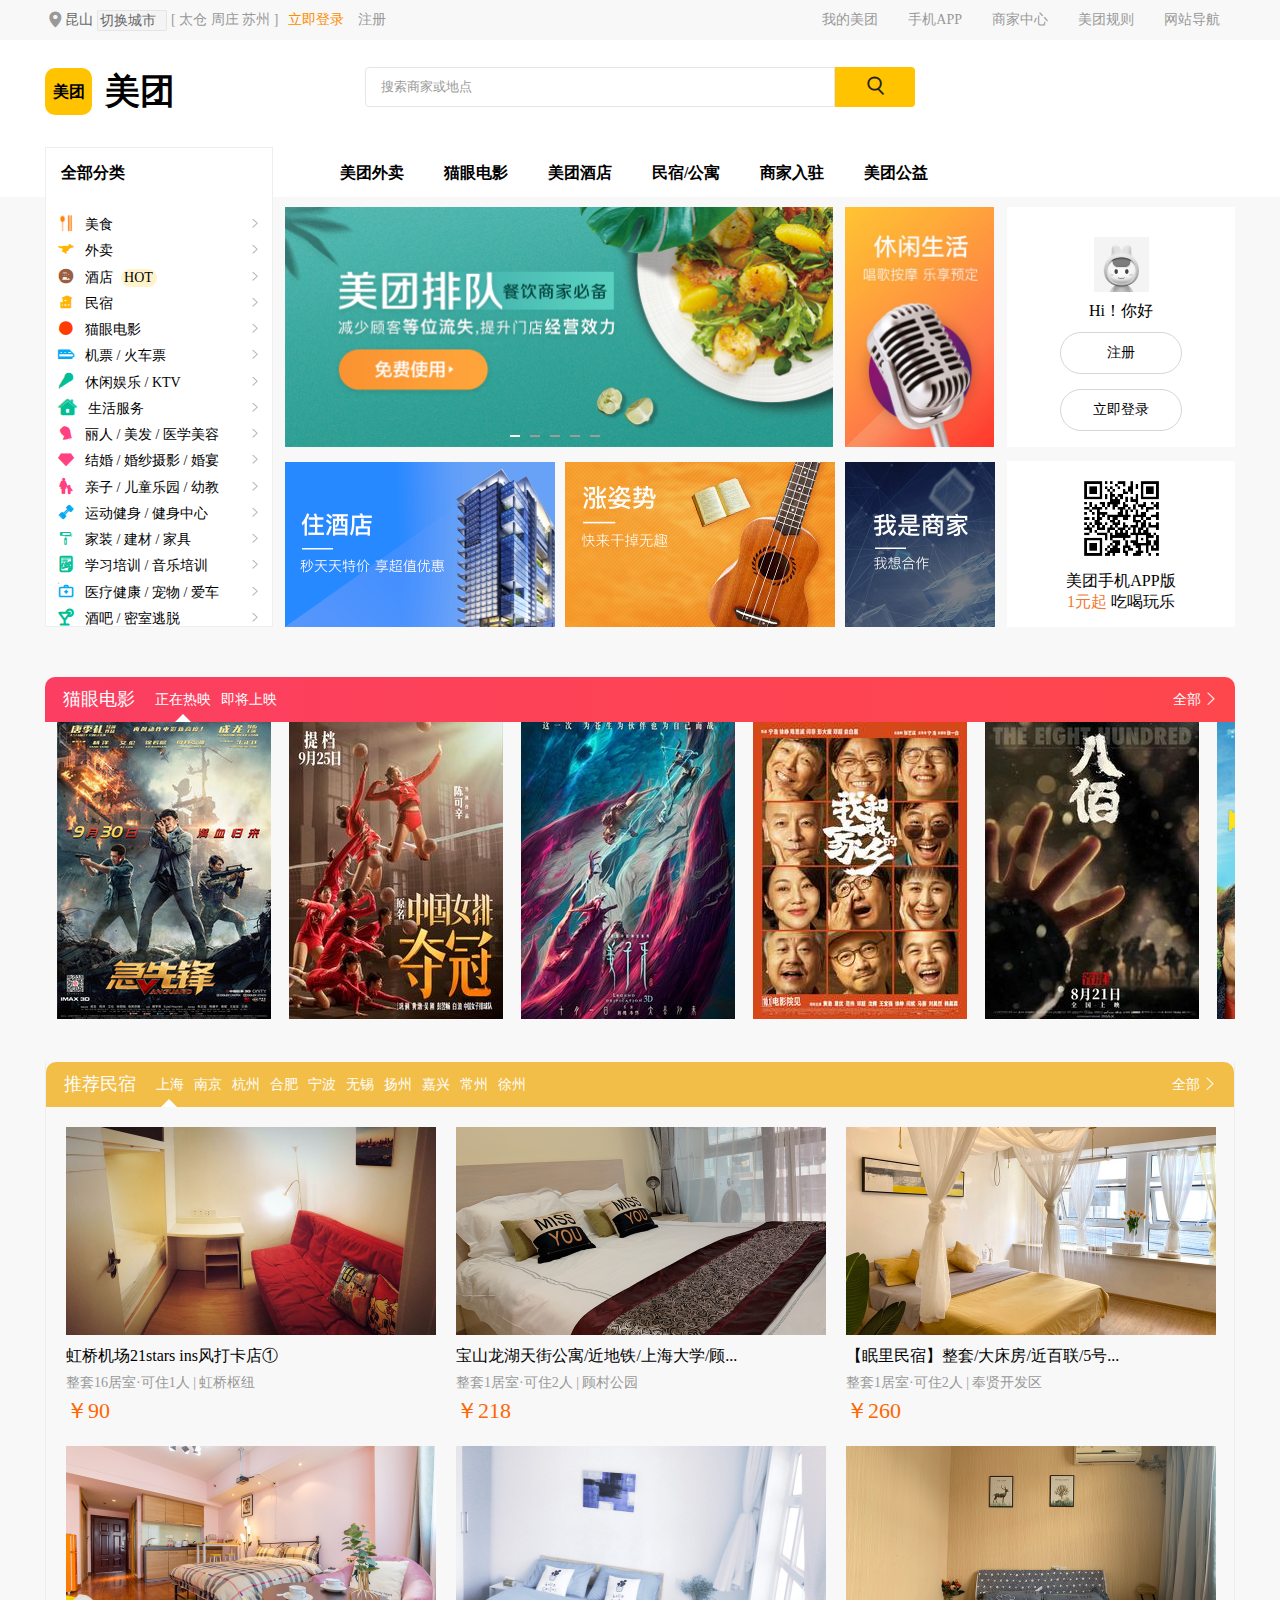
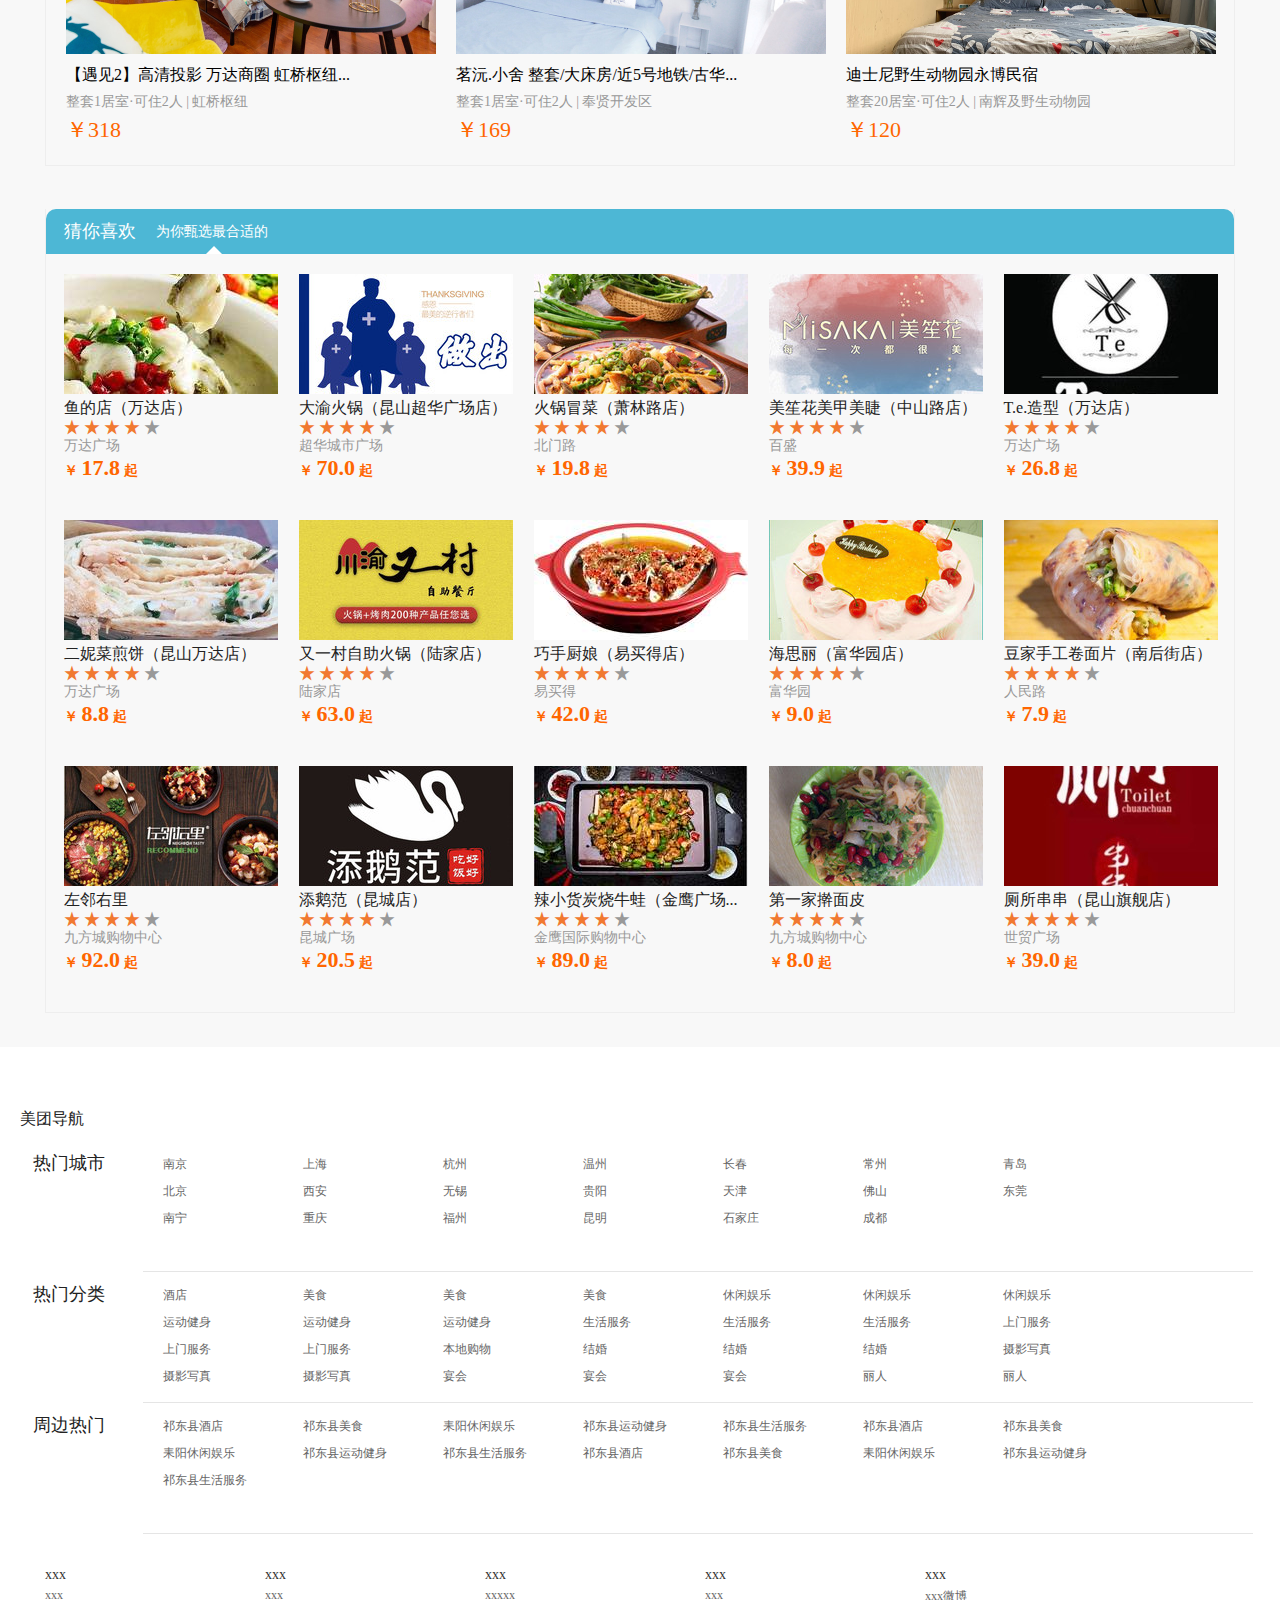
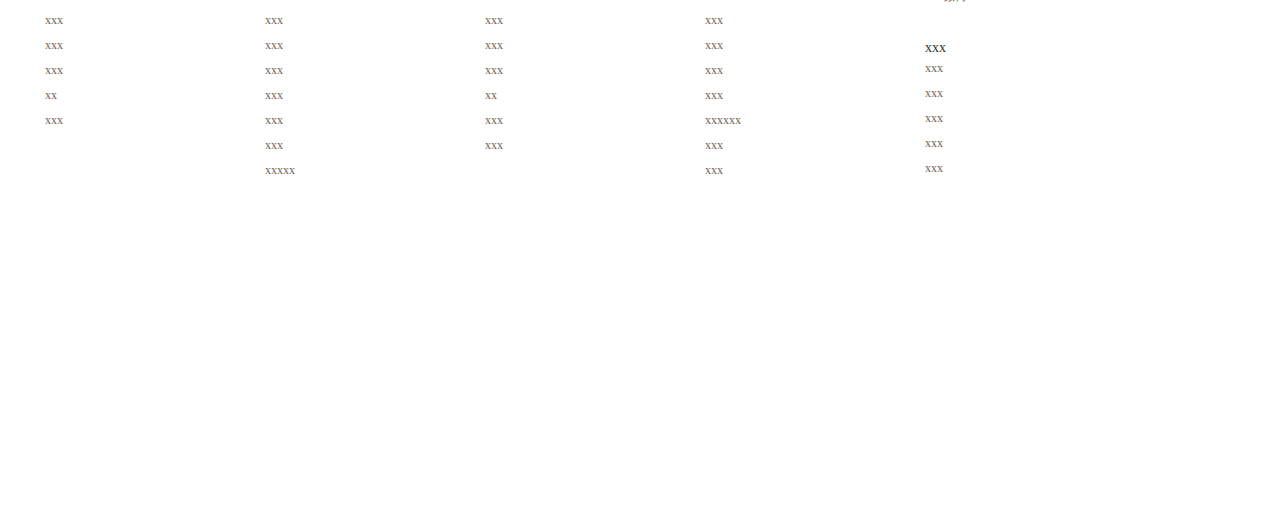
<file: html/index.html>
<!DOCTYPE html>
<html lang="en">

<head>
  <meta charset="UTF-8" />
  <meta name="viewport" content="width=device-width,initial-scale=1.0,maximum-scale=1.0,user-scalable=no">
  <title>昆山美团网-昆山美食_酒店_旅游</title>
  <link rel="icon" href="../images/index-img/网站导航/meituan.png" />
  <link rel="stylesheet" href="../css/common.css" />
  <link rel="stylesheet" href="../font/index/iconfont.css" />
  <link rel="stylesheet" href="../css/index.css" />
</head>

<body>
  <div class="mt">
    <header class="com-header">
      <div class="header-bar">
        <div class="bar-content">
          <div class="header-bar-position">
            <i class="iconfont header-iconfont">&#xe615;</i>
            <span class="current-city">昆山</span>
            <a href="#" class="change-city"> 切换城市</a>
            <div class="near-cities">
              [
              <a href="#" class="city-guess">太仓</a>
              <a href="#" class="city-guess">周庄</a>
              <a href="#" class="city-guess">苏州</a>
              ]
            </div>
            <div class="user-entry">
              <a href="./login.html" class="user-login">立即登录</a>
              <a href="#" class="user-register">注册</a>
            </div>
          </div>
          <nav class="header-bar-nav">
            <ul>
              <li class="has-child">
                <a href="#" class="childOne-a">我的美团</a>
                <ul class="my-ul">
                  <li>
                    <a href="#" class="my-a">我的订单</a>
                  </li>
                  <li>
                    <a href="#" class="my-a">我的收藏</a>
                  </li>
                  <li>
                    <a href="#" class="my-a">抵用券</a>
                  </li>
                  <li><a href="#" class="my-a">账户设置</a></li>
                </ul>
              </li>
              <li class="has-child-two">
                <a href="#" class="childOne-a">手机APP</a>
              </li>
              <li class="has-child three-child">
                <a href="#" class="childOne-a">商家中心</a>
                <ul class="my-ul store-ul">
                  <li>
                    <a href="#" class="my-a">美团餐饮商户中心</a>
                  </li>
                  <li>
                    <a href="#" class="my-a">登录商家中心</a>
                  </li>
                  <li>
                    <a href="#" class="my-a">美团智能收银</a>
                  </li>
                  <li>
                    <a href="#" class="my-a">我想合作</a>
                  </li>
                  <li>
                    <a href="#" class="my-a">手机免费开店</a>
                  </li>
                  <li>
                    <a href="#" class="my-a">餐饮代理商招募</a>
                  </li>
                  <li>
                    <a href="#" class="my-a">商家申请开票</a>
                  </li>
                  <li>
                    <a href="#" class="my-a">免费合作美团排队</a>
                  </li>
                </ul>
              </li>
              <li class="has-child">
                <a href="#" class="childOne-a">美团规则</a>
                <ul class="my-ul">
                  <li>
                    <a href="#" class="my-a">规则中心</a>
                  </li>
                  <li>
                    <a href="#" class="my-a">规则目录</a>
                  </li>
                  <li>
                    <a href="#" class="my-a">规则评议</a>
                  </li>
                </ul>
              </li>
              <li class="has-child-four">
                <a href="#" class="childOne-a">网站导航</a>
              </li>
            </ul>
          </nav>
        </div>
      </div>
      <div class="header-content">
        <div class="header-title-module">
          <div class="header-title">
            <a href="https://kunshan.meituan.com/">
              <div class="logo">美团</div>
              <div class="content">美团</div>
            </a>
          </div>
        </div>
        <div class="header-search-module">
          <div class="header-search">
            <input type="text" class="search-input" placeholder="搜索商家或地点" />
            <button class="search-btn">
              <i class="iconfont btn-iconfont">&#xe689;</i>
            </button>
          </div>
        </div>
        <div class="bar">
          <ul>
            <li><a href="#">美团外卖</a></li>
            <li><a href="./movie.html" target="_blank">猫眼电影</a></li>
            <li><a href="#">美团酒店</a></li>
            <li><a href="./apartment.html" target="_blank">民宿/公寓</a></li>
            <li><a href="./hotel.html" target="_blank">商家入驻</a></li>
            <li><a href="./common.html" target="_blank">美团公益</a></li>
          </ul>
        </div>
      </div>
    </header>
    <div class="react">
      <div class="react-content">
        <div class="banner">
          <div class="classify">
            <div class="allClassify">全部分类</div>
            <ul>
              <li>
                <i class="iconfont icon">&#xe605;</i><span>美食</span><i class="iconfont right">&#xe61f;</i>
                <div class="classify-tab">
                  <div class="takeaway">
                    <div class="mt-takeaway">
                      <span>外卖</span>
                      <p class="mt-all">
                        <span>全部</span>
                        <i class="iconfont">&#xe61f;</i>
                      </p>
                      <div class="line"></div>
                      <div class="mt-content">
                        <span>代金券</span>
                        <span>甜点饮品</span>
                        <span>火锅</span>
                        <span>自助餐</span>
                        <span>小吃快餐</span>
                        <span>日韩料理</span>
                        <span>西餐</span>
                        <span>聚餐宴请</span>
                        <span>烧烤烤肉</span>
                        <span>东北菜</span>
                        <span>川湘菜</span>
                        <span>江浙菜</span>
                        <span>香锅烤鱼</span>
                        <span>粤港菜</span><br />
                        <span>中式烧烤/烤串</span>
                        <span>西北菜</span>
                        <span>咖啡酒吧茶馆</span>
                        <span>云贵菜</span>
                        <span>东南亚菜</span>
                        <span>海鲜</span>
                        <span>素食</span>
                        <span>台湾/客家菜</span>
                        <span>创意菜</span>
                        <span>汤/粥/炖菜</span>
                        <span>蒙餐</span>
                        <span>新疆菜</span>
                        <span>其他美食</span>
                        <span>京菜鲁菜</span>
                      </div>
                    </div>
                  </div>
                </div>
              </li>
              <li>
                <i class="iconfont icon">&#xe63b;</i><span>外卖</span><i class="iconfont right">&#xe61f;</i>
                <div class="classify-tab">
                  <div class="takeaway">
                    <div class="mt-takeaway">
                      <span>外卖</span>
                      <p class="mt-all">
                        <span>全部</span>
                        <i class="iconfont">&#xe61f;</i>
                      </p>
                      <div class="line"></div>
                      <div class="mt-content">
                        <span>美团外卖</span>
                      </div>
                    </div>
                  </div>
                </div>
              </li>
              <li class="hotel">
                <i class="iconfont icon">&#xe61a;</i><span>酒店</span>
                <div class="hot">HOT</div>
                <i class="iconfont right">&#xe61f;</i>
                <div class="classify-tab">
                  <div class="takeaway">
                    <div class="mt-takeaway">
                      <span>酒店星级</span>
                      <p class="mt-all">
                        <span>全部</span>
                        <i class="iconfont">&#xe61f;</i>
                      </p>
                      <div class="line"></div>
                      <div class="mt-content">
                        <span>经济型</span>
                        <span>舒适/三星</span>
                        <span>高档/四星</span>
                        <span>豪华/五星</span>
                      </div>
                    </div>
                  </div>
                </div>
              </li>
              <li>
                <i class="iconfont icon">&#xe604;</i><span>民宿</span><i class="iconfont right">&#xe61f;</i>
                <div class="classify-tab"></div>
              </li>
              <li>
                <i class="iconfont icon">&#xe600;</i><span>猫眼电影</span><i class="iconfont right">&#xe61f;</i>
                <div class="classify-tab"></div>
              </li>
              <li>
                <i class="iconfont icon">&#xe669;</i><span>机票 / 火车票</span><i class="iconfont right">&#xe61f;</i>
                <div class="classify-tab"></div>
              </li>
              <li>
                <i class="iconfont icon">&#xe616;</i><span>休闲娱乐 / KTV</span><i class="iconfont right">&#xe61f;</i>
                <div class="classify-tab"></div>
              </li>
              <li>
                <i class="iconfont icon">&#xe602;</i><span>生活服务</span><i class="iconfont right">&#xe61f;</i>
                <div class="classify-tab"></div>
              </li>
              <li>
                <i class="iconfont icon">&#xe601;</i><span>丽人 / 美发 / 医学美容</span><i class="iconfont right">&#xe61f;</i>
                <div class="classify-tab"></div>
              </li>
              <li>
                <i class="iconfont icon">&#xe654;</i><span>结婚 / 婚纱摄影 / 婚宴</span><i class="iconfont right">&#xe61f;</i>
                <div class="classify-tab"></div>
              </li>
              <li>
                <i class="iconfont icon">&#xe650;</i><span>亲子 / 儿童乐园 / 幼教</span><i class="iconfont right">&#xe61f;</i>
                <div class="classify-tab"></div>
              </li>
              <li>
                <i class="iconfont icon">&#xe60d;</i><span>运动健身 / 健身中心</span><i class="iconfont right">&#xe61f;</i>
                <div class="classify-tab"></div>
              </li>
              <li>
                <i class="iconfont icon">&#xe603;</i><span>家装 / 建材 / 家具</span><i class="iconfont right">&#xe61f;</i>
                <div class="classify-tab"></div>
              </li>
              <li>
                <i class="iconfont icon">&#xe643;</i><span>学习培训 / 音乐培训</span><i class="iconfont right">&#xe61f;</i>
                <div class="classify-tab"></div>
              </li>
              <li>
                <i class="iconfont icon">&#xe6a7;</i><span>医疗健康 / 宠物 / 爱车</span><i class="iconfont right">&#xe61f;</i>
                <div class="classify-tab"></div>
              </li>
              <li>
                <i class="iconfont icon">&#xe63a;</i><span>酒吧 / 密室逃脱</span><i class="iconfont right">&#xe61f;</i>
                <div class="classify-tab"></div>
              </li>
            </ul>
          </div>
          <div class="tu">
            <div class="tu-top">
              <div class="carousel">
                <ul class="carousel-ul">
                  <li>
                    <a href="#">
                      <img src="../images/index-img/轮播/01d2ab1efac6e2b7adcfcdf57b8cb5481085686.png" alt="图片走丢了"
                        widdh="550" height="240" />
                    </a>
                  </li>
                  <li>
                    <a href="#">
                      <img src="../images/index-img/轮播/daa73310c9e57454dc97f0146640fd9f69772.jpg" alt="图片走丢了"
                        widdh="550" height="240">
                    </a>
                  </li>
                  <li>
                    <a href="#">
                      <img src="../images/index-img/轮播/826a5ed09dab49af658c34624d75491861404.jpg" alt="图片走丢了"
                        widdh="550" height="240">
                    </a>
                  </li>
                  <li>
                    <a href="#">
                      <img src="../images/index-img/轮播/a97baf515235f4c5a2b1323a741e577185048.jpg" alt="图片走丢了"
                        widdh="550" height="240">
                    </a>
                  </li>
                  <li>
                    <a href="#">
                      <img src="../images/index-img/轮播/33ff80dc00f832d697f3e20fc030799560495.jpg" alt="图片走丢了"
                        widdh="550" height="240">
                    </a>
                  </li>
                </ul>
                <ul class="index-ul">
                  <li class="active"></li>
                  <li></li>
                  <li></li>
                  <li></li>
                  <li></li>
                </ul>
                <div class="prev">
                  <i class="iconfont">&#xe608;</i>
                </div>
                <div class="next">
                  <i class="iconfont">&#xe61f;</i>
                </div>
              </div>
              <div class="happy">
                <img src="../images/index-img/轮播/e473bb428f070321269b23370ff02ba956209.jpg" alt="图片走丢了" widdh="150"
                  height="240" />
              </div>
            </div>
            <div class="tu-bottom">
              <div class="tu-left">
                <img src="../images/index-img/轮播/8cce56c467a17e04f3094d1e455462a0132772.png" alt="图片走丢了" widdh="270"
                  height="165" />
              </div>
              <div class="tu-middle">
                <img src="../images/index-img/轮播/16442c19da1f1c4544f794e29d99c92051716.jpg" alt="图片走丢了" widdh="270"
                  height="165" />
              </div>
              <div class="tu-right">
                <img src="../images/index-img/轮播/5b21cddb4bb1cbc3a9c3bce0f726c75940469.jpg" alt="图片走丢了" widdh="150"
                  height="165" />
              </div>
            </div>
          </div>
          <div class="introduce">
            <div class="login">
              <div class="login-img">
                <img src="../images/index-img/avatar.jpg" alt="图片走丢了" widdh="55" height="55" />
              </div>
              <div class="login-hello">Hi！你好</div>
              <div class="login-reg">
                <a href="#">
                  <div class="register-btn">注册</div>
                </a>
              </div>
              <div class="login-lo">
                <a href="#">
                  <div class="login-btn">立即登录</div>
                </a>
              </div>
            </div>
            <div class="mobile">
              <div class="mobile-img">
                <img src="../images/index-img/download-qr.png" alt="图片走丢了" />
              </div>
              <p class="mobile-APP">美团手机APP版</p>
              <p class="mobile-one"><span>1元起</span> 吃喝玩乐</p>
            </div>
          </div>
        </div>
        <div class="catMovies">
          <div class="catMovie-tab">
            <ul>
              <li class="nav-item title">猫眼电影</li>
              <li class="nav-item hotShow">正在热映</li>
              <li class="nav-item release">即将上映</li>
              <li class="nav-item all">
                <span>全部</span>
                <i class="iconfont jiantou">&#xe61f;</i>
              </li>
            </ul>
            <p class="triangle2"></p>
          </div>
          <div class="catMovie-content">
            <ul class="hotShow-ul">
              <li>
                <div class="catMovie-img">
                  <img src="../images/index-img/正在热映/d1a953193e001c8dec96c17ea5075ec0788729.jpg" alt="图片走丢了" />
                </div>
                <div class="catMovie-img">
                  <img src="../images/index-img/正在热映/988ab3d3a50f51f31d090e84da88d5ae3461853.jpg" alt="图片走丢了" />
                </div>
                <div class="catMovie-img">
                  <img src="../images/index-img/正在热映/e00977359c9718949a7d1fff69f5baeb3782915.jpg" alt="图片走丢了" />
                </div>
                <div class="catMovie-img">
                  <img src="../images/index-img/正在热映/202ea88abd2abf2aa1964487d61edab64556414.jpg" alt="图片走丢了" />
                </div>
                <div class="catMovie-img">
                  <img src="../images/index-img/正在热映/a448ca6a5f4dafb88067722303ca0cfd96002.jpg" alt="图片走丢了" />
                </div>
                <div class="catMovie-img">
                  <img src="../images/index-img/正在热映/c16b0a68f95d884d428f339f8eacce834410200.jpg" alt="图片走丢了" />
                </div>
              </li>
              <li>
                <div class="catMovie-img">
                  <img src="../images/index-img/正在热映/ca9d0c0268a940d73d62c004d57b957a5241814.jpg" alt="图片走丢了" />
                </div>
                <div class="catMovie-img">
                  <img src="../images/index-img/正在热映/202ea88abd2abf2aa1964487d61edab64556414.jpg" alt="图片走丢了" />
                </div>
                <div class="catMovie-img">
                  <img src="../images/index-img/正在热映/0bd752877b95b8eac2d0704c783f372c4625354.jpg" alt="图片走丢了" />
                </div>
                <div class="catMovie-img">
                  <img src="../images/index-img/正在热映/84a2c5e0959ac2d625039690553c19d1454744.jpg" alt="图片走丢了" />
                </div>
              </li>
            </ul>
            <ul class="release-ul">
              <li>
                <div class="catMovie-img">
                  <img src="../images/index-img/即将上映/e00977359c9718949a7d1fff69f5baeb3782915.jpg" alt="图片走丢了" />
                </div>
                <div class="catMovie-img">
                  <img src="../images/index-img/即将上映/202ea88abd2abf2aa1964487d61edab64556414.jpg" alt="图片走丢了" />
                </div>
                <div class="catMovie-img">
                  <img src="../images/index-img/即将上映/3a3333db65322d3963cf683863c8d2e3346602.jpg" alt="图片走丢了" />
                </div>
                <div class="catMovie-img">
                  <img src="../images/index-img/即将上映/84a2c5e0959ac2d625039690553c19d1454744.jpg" alt="图片走丢了" />
                </div>
                <div class="catMovie-img">
                  <img src="../images/index-img/即将上映/c16b0a68f95d884d428f339f8eacce834410200.jpg" alt="图片走丢了" />
                </div>
                <div class="catMovie-img">
                  <img src="../images/index-img/即将上映/828d68173a64a721d54a61be167a9c864358691.jpg" alt="图片走丢了" />
                </div>
              </li>
              <li>
                <div class="catMovie-img">
                  <img src="../images/index-img/即将上映/f874ee5dfd33d15b168fb89dfcb74fe72467810.jpg" alt="图片走丢了" />
                </div>
                <div class="catMovie-img">
                  <img src="../images/index-img/即将上映/333d075977119d6c828a0137a46b149d533198.jpg" alt="图片走丢了" />
                </div>
                <div class="catMovie-img">
                  <img src="../images/index-img/即将上映/e4e487f3bb5e3de1fb55b9ea37f1b35d1315093.jpg" alt="图片走丢了" />
                </div>
                <div class="catMovie-img">
                  <img src="../images/index-img/即将上映/072677abb27cd65bcb1abf77fe250eeb891964.jpg" alt="图片走丢了" />
                </div>
              </li>
            </ul>
          </div>
          <div class="left-carousel">
            <i class="iconfont icon-carousel">&#xe608;</i>
          </div>
          <div class="right-carousel">
            <i class="iconfont icon-carousel">&#xe61f;</i>
          </div>
        </div>
        <div class="recommend">
          <div class="recommend-homeStay">
            <ul>
              <li class="nav-item title">推荐民宿</li>
              <li class="nav-item">上海</li>
              <li class="nav-item">南京</li>
              <li class="nav-item">杭州</li>
              <li class="nav-item">合肥</li>
              <li class="nav-item">宁波</li>
              <li class="nav-item">无锡</li>
              <li class="nav-item">扬州</li>
              <li class="nav-item">嘉兴</li>
              <li class="nav-item">常州</li>
              <li class="nav-item">徐州</li>
              <li class="nav-item all">
                <span>全部</span>
                <i class="iconfont jiantou">&#xe61f;</i>
              </li>
            </ul>
            <p class="triangle3"></p>
          </div>
          <div class="recommend-content">
            <div class="recommend-content-top">
              <div class="recommend-top-left">
                <img src="../images/index-img/推荐民宿/1951155320014488a436d1891a7c176f280047.jpg" alt="图片走丢了" widdh="370"
                  height="208" />
                <p class="address">虹桥机场21stars ins风打卡店①</p>
                <p class="ind">整套16居室·可住1人 | 虹桥枢纽</p>
                <p class="price">￥90</p>
              </div>
              <div class="recommend-top-middle">
                <img src="../images/index-img/推荐民宿/7084c7369f7a27113795110f718f1b892554832.jpg" alt="图片走丢了" widdh="370"
                  height="208" />
                <p class="address">宝山龙湖天街公寓/近地铁/上海大学/顾...</p>
                <p class="ind">整套1居室·可住2人 | 顾村公园</p>
                <p class="price">￥218</p>
              </div>
              <div class="recommend-top-right">
                <img src="../images/index-img/推荐民宿/7ccd3c82247ab57eea6de6f0849e28c73440260.jpg" alt="图片走丢了" widdh="370"
                  height="208" />
                <p class="address">【眠里民宿】整套/大床房/近百联/5号...</p>
                <p class="ind">整套1居室·可住2人 | 奉贤开发区</p>
                <p class="price">￥260</p>
              </div>
            </div>
            <div class="recommend-content-bottom">
              <div class="recommend-bottom-left">
                <img src="../images/index-img/推荐民宿/b4be645aa9000d729c26c00eade1b6e5941348.jpg" alt="图片走丢了" widdh="370"
                  height="208" />
                <p class="address">【遇见2】高清投影 万达商圈 虹桥枢纽...</p>
                <p class="ind">整套1居室·可住2人 | 虹桥枢纽</p>
                <p class="price">￥318</p>
              </div>
              <div class="recommend-bottom-middle">
                <img src="../images/index-img/推荐民宿/967f0b303701328475810875b0aac30a431114.jpg" alt="图片走丢了" widdh="370"
                  height="208" />
                <p class="address">茗沅.小舍 整套/大床房/近5号地铁/古华...</p>
                <p class="ind">整套1居室·可住2人 | 奉贤开发区</p>
                <p class="price">￥169</p>
              </div>
              <div class="recommend-bottom-right">
                <img src="../images/index-img/推荐民宿/983e9810143dd00d55b45b6808f8c8ad2649886.jpg" alt="图片走丢了" widdh="370"
                  height="208" />
                <p class="address">迪士尼野生动物园永博民宿</p>
                <p class="ind">整套20居室·可住2人 | 南辉及野生动物园</p>
                <p class="price">￥120</p>
              </div>
            </div>
          </div>
        </div>
        <div class="love">
          <div class="love-tab">
            <ul>
              <li class="nav-item title">猜你喜欢</li>
              <li class="nav-item">为你甄选最合适的</li>
            </ul>
            <p class="triangle"></p>
          </div>
          <div class="love-content">
            <ul>
              <li>
                <img src="../images/index-img/猜你喜欢/c5de633ee0b44d19954c61334b2908e850756.jpg" alt="图片走丢了" />
                <div class="love-title">鱼的店（万达店）</div>
                <div>
                  <i class="iconfont icon-star">&#xe607;</i>
                  <i class="iconfont icon-star">&#xe607;</i>
                  <i class="iconfont icon-star">&#xe607;</i>
                  <i class="iconfont icon-star">&#xe607;</i>
                  <i class="iconfont icon-star">&#xe607;</i>
                </div>
                <div class="love-address">万达广场</div>
                <div class="love-price">
                  <span>￥</span>
                  <span>17.8</span>
                  <span>起</span>
                </div>
              </li>
              <li>
                <img src="../images/index-img/猜你喜欢/fcb707881ed44a6fd934d54b5e5f11d4486196.jpg" alt="图片走丢了" />
                <div class="love-title">大渝火锅（昆山超华广场店）</div>
                <div>
                  <i class="iconfont icon-star">&#xe607;</i>
                  <i class="iconfont icon-star">&#xe607;</i>
                  <i class="iconfont icon-star">&#xe607;</i>
                  <i class="iconfont icon-star">&#xe607;</i>
                  <i class="iconfont icon-star">&#xe607;</i>
                </div>
                <div class="love-address">超华城市广场</div>
                <div class="love-price">
                  <span>￥</span>
                  <span>70.0</span>
                  <span>起</span>
                </div>
              </li>
              <li>
                <img src="../images/index-img/猜你喜欢/74a2a37429ae69bd46b46c88038a92b6193507.jpg" alt="图片走丢了" />
                <div class="love-title">火锅冒菜（萧林路店）</div>
                <div>
                  <i class="iconfont icon-star">&#xe607;</i>
                  <i class="iconfont icon-star">&#xe607;</i>
                  <i class="iconfont icon-star">&#xe607;</i>
                  <i class="iconfont icon-star">&#xe607;</i>
                  <i class="iconfont icon-star">&#xe607;</i>
                </div>
                <div class="love-address">北门路</div>
                <div class="love-price">
                  <span>￥</span>
                  <span>19.8</span>
                  <span>起</span>
                </div>
              </li>
              <li>
                <img src="../images/index-img/猜你喜欢/02f9824a2cf2e6b7d8cf6e7ef5bf902e452799.jpg" alt="图片走丢了" />
                <div class="love-title">美笙花美甲美睫（中山路店）</div>
                <div>
                  <i class="iconfont icon-star">&#xe607;</i>
                  <i class="iconfont icon-star">&#xe607;</i>
                  <i class="iconfont icon-star">&#xe607;</i>
                  <i class="iconfont icon-star">&#xe607;</i>
                  <i class="iconfont icon-star">&#xe607;</i>
                </div>
                <div class="love-address">百盛</div>
                <div class="love-price">
                  <span>￥</span>
                  <span>39.9</span>
                  <span>起</span>
                </div>
              </li>
              <li>
                <img src="../images/index-img/猜你喜欢/4447a42ba5b1a3c19e054c689768d5b3267626.jpg" alt="图片走丢了" />
                <div class="love-title">T.e.造型（万达店）</div>
                <div>
                  <i class="iconfont icon-star">&#xe607;</i>
                  <i class="iconfont icon-star">&#xe607;</i>
                  <i class="iconfont icon-star">&#xe607;</i>
                  <i class="iconfont icon-star">&#xe607;</i>
                  <i class="iconfont icon-star">&#xe607;</i>
                </div>
                <div class="love-address">万达广场</div>
                <div class="love-price">
                  <span>￥</span>
                  <span>26.8</span>
                  <span>起</span>
                </div>
              </li>
              <li>
                <img src="../images/index-img/猜你喜欢/e5112c253c5b019735faf9c85ee9aa82171875.jpg" alt="图片走丢了" />
                <div class="love-title">二妮菜煎饼（昆山万达店）</div>
                <div>
                  <i class="iconfont icon-star">&#xe607;</i>
                  <i class="iconfont icon-star">&#xe607;</i>
                  <i class="iconfont icon-star">&#xe607;</i>
                  <i class="iconfont icon-star">&#xe607;</i>
                  <i class="iconfont icon-star">&#xe607;</i>
                </div>
                <div class="love-address">万达广场</div>
                <div class="love-price">
                  <span>￥</span>
                  <span>8.8</span>
                  <span>起</span>
                </div>
              </li>
              <li>
                <img src="../images/index-img/猜你喜欢/6191869d804b93a56f02681ca8bf00d1198606.jpg" alt="图片走丢了" />
                <div class="love-title">又一村自助火锅（陆家店）</div>
                <div>
                  <i class="iconfont icon-star">&#xe607;</i>
                  <i class="iconfont icon-star">&#xe607;</i>
                  <i class="iconfont icon-star">&#xe607;</i>
                  <i class="iconfont icon-star">&#xe607;</i>
                  <i class="iconfont icon-star">&#xe607;</i>
                </div>
                <div class="love-address">陆家店</div>
                <div class="love-price">
                  <span>￥</span>
                  <span>63.0</span>
                  <span>起</span>
                </div>
              </li>
              <li>
                <img src="../images/index-img/猜你喜欢/eae9e0cd8f35ab82ee14b95e6746e97d93096.jpg" alt="图片走丢了" />
                <div class="love-title">巧手厨娘（易买得店）</div>
                <div>
                  <i class="iconfont icon-star">&#xe607;</i>
                  <i class="iconfont icon-star">&#xe607;</i>
                  <i class="iconfont icon-star">&#xe607;</i>
                  <i class="iconfont icon-star">&#xe607;</i>
                  <i class="iconfont icon-star">&#xe607;</i>
                </div>
                <div class="love-address">易买得</div>
                <div class="love-price">
                  <span>￥</span>
                  <span>42.0</span>
                  <span>起</span>
                </div>
              </li>
              <li>
                <img src="../images/index-img/猜你喜欢/1_0608183127.jpg" alt="图片走丢了" />
                <div class="love-title">海思丽（富华园店）</div>
                <div>
                  <i class="iconfont icon-star">&#xe607;</i>
                  <i class="iconfont icon-star">&#xe607;</i>
                  <i class="iconfont icon-star">&#xe607;</i>
                  <i class="iconfont icon-star">&#xe607;</i>
                  <i class="iconfont icon-star">&#xe607;</i>
                </div>
                <div class="love-address">富华园</div>
                <div class="love-price">
                  <span>￥</span>
                  <span>9.0</span>
                  <span>起</span>
                </div>
              </li>
              <li>
                <img src="../images/index-img/猜你喜欢/7d43f23e43ba3f374537245849250f7b25412.jpeg" alt="图片走丢了" />
                <div class="love-title">豆家手工卷面片（南后街店）</div>
                <div>
                  <i class="iconfont icon-star">&#xe607;</i>
                  <i class="iconfont icon-star">&#xe607;</i>
                  <i class="iconfont icon-star">&#xe607;</i>
                  <i class="iconfont icon-star">&#xe607;</i>
                  <i class="iconfont icon-star">&#xe607;</i>
                </div>
                <div class="love-address">人民路</div>
                <div class="love-price">
                  <span>￥</span>
                  <span>7.9</span>
                  <span>起</span>
                </div>
              </li>
              <li>
                <img src="../images/index-img/猜你喜欢/ed9287780a84aeb58cb521838e22284253188.jpg" alt="图片走丢了" />
                <div class="love-title">左邻右里</div>
                <div>
                  <i class="iconfont icon-star">&#xe607;</i>
                  <i class="iconfont icon-star">&#xe607;</i>
                  <i class="iconfont icon-star">&#xe607;</i>
                  <i class="iconfont icon-star">&#xe607;</i>
                  <i class="iconfont icon-star">&#xe607;</i>
                </div>
                <div class="love-address">九方城购物中心</div>
                <div class="love-price">
                  <span>￥</span>
                  <span>92.0</span>
                  <span>起</span>
                </div>
              </li>
              <li>
                <img src="../images/index-img/猜你喜欢/3289861b94d9cd3da435e7ccb0910330346092.jpg" alt="图片走丢了" />
                <div class="love-title">添鹅范（昆城店）</div>
                <div>
                  <i class="iconfont icon-star">&#xe607;</i>
                  <i class="iconfont icon-star">&#xe607;</i>
                  <i class="iconfont icon-star">&#xe607;</i>
                  <i class="iconfont icon-star">&#xe607;</i>
                  <i class="iconfont icon-star">&#xe607;</i>
                </div>
                <div class="love-address">昆城广场</div>
                <div class="love-price">
                  <span>￥</span>
                  <span>20.5</span>
                  <span>起</span>
                </div>
              </li>
              <li>
                <img src="../images/index-img/猜你喜欢/af09a52280b3094013cd4adb445d4a05339195.jpg" alt="图片走丢了" />
                <div class="love-title">辣小货炭烧牛蛙（金鹰广场...</div>
                <div>
                  <i class="iconfont icon-star">&#xe607;</i>
                  <i class="iconfont icon-star">&#xe607;</i>
                  <i class="iconfont icon-star">&#xe607;</i>
                  <i class="iconfont icon-star">&#xe607;</i>
                  <i class="iconfont icon-star">&#xe607;</i>
                </div>
                <div class="love-address">金鹰国际购物中心</div>
                <div class="love-price">
                  <span>￥</span>
                  <span>89.0</span>
                  <span>起</span>
                </div>
              </li>
              <li>
                <img src="../images/index-img/猜你喜欢/d54686287009ce5d9ce435cf17eb3fd578150.jpg" alt="图片走丢了" />
                <div class="love-title">第一家擀面皮</div>
                <div>
                  <i class="iconfont icon-star">&#xe607;</i>
                  <i class="iconfont icon-star">&#xe607;</i>
                  <i class="iconfont icon-star">&#xe607;</i>
                  <i class="iconfont icon-star">&#xe607;</i>
                  <i class="iconfont icon-star">&#xe607;</i>
                </div>
                <div class="love-address">九方城购物中心</div>
                <div class="love-price">
                  <span>￥</span>
                  <span>8.0</span>
                  <span>起</span>
                </div>
              </li>
              <li>
                <img src="../images/index-img/猜你喜欢/9480e71f1925aa0a98e6a82ce1fff98338513.jpg" alt="图片走丢了" />
                <div class="love-title">厕所串串（昆山旗舰店）</div>
                <div>
                  <i class="iconfont icon-star">&#xe607;</i>
                  <i class="iconfont icon-star">&#xe607;</i>
                  <i class="iconfont icon-star">&#xe607;</i>
                  <i class="iconfont icon-star">&#xe607;</i>
                  <i class="iconfont icon-star">&#xe607;</i>
                </div>
                <div class="love-address">世贸广场</div>
                <div class="love-price">
                  <span>￥</span>
                  <span>39.0</span>
                  <span>起</span>
                </div>
              </li>
            </ul>
          </div>
        </div>
      </div>
    </div>

    <!-- 副导航 -->
    <div class="navbar w">
      <h4>美团导航</h4>
      <div class="city">
          <div class="title">热门城市</div>
           <div class="item">
            <dl>
              <dd>南京</dd>
              <dd>上海</dd>
              <dd>杭州</dd>
              <dd>温州</dd>
              <dd>长春</dd>
              <dd>常州</dd>
              <dd>青岛</dd>
              <dd>北京</dd>
              <dd>西安</dd>
              <dd>无锡</dd>
              <dd>贵阳</dd>
              <dd>天津</dd>
              <dd>佛山</dd>
              <dd>东莞</dd>
              <dd>南宁</dd>
              <dd>重庆</dd>
              <dd>福州</dd>
              <dd>昆明</dd>
              <dd>石家庄</dd>
              <dd>成都</dd>
          </dl>
          </div>

      </div>
      <div class="classic">
          <div class="title">热门分类</div>
           <div class="item">
             <dl>
              <dd>酒店</dd>
              <dd>美食</dd>
              <dd>美食</dd>
              <dd>美食</dd>
              <dd>休闲娱乐</dd>
              <dd>休闲娱乐</dd>
              <dd>休闲娱乐</dd>
              <dd>运动健身</dd>
              <dd>运动健身</dd>
              <dd>运动健身</dd>
              <dd>生活服务</dd>
              <dd>生活服务</dd>
              <dd>生活服务</dd>
              <dd>上门服务</dd>
              <dd>上门服务</dd>
              <dd>上门服务</dd>
              <dd>本地购物</dd>
              <dd>结婚</dd>
              <dd>结婚</dd>
              <dd>结婚</dd>
              <dd>摄影写真</dd>
              <dd>摄影写真</dd>
              <dd>摄影写真</dd>
              <dd>宴会</dd>
              <dd>宴会</dd>
              <dd>宴会</dd>
              <dd>丽人</dd>
              <dd>丽人</dd>


             </dl>
          </div>
          </div>
      <div class="arounds">
          <div class="title">周边热门</div>
           <div class="item">
             <dl>
                  <dd>祁东县酒店</dd>
                  <dd>祁东县美食</dd>
                  <dd>耒阳休闲娱乐</dd>
                  <dd>祁东县运动健身</dd>
                  <dd>祁东县生活服务</dd>
                  <dd>祁东县酒店</dd>
                  <dd>祁东县美食</dd>
                  <dd>耒阳休闲娱乐</dd>
                  <dd>祁东县运动健身</dd>
                  <dd>祁东县生活服务</dd>
                  <dd>祁东县酒店</dd>
                  <dd>祁东县美食</dd>
                  <dd>耒阳休闲娱乐</dd>
                  <dd>祁东县运动健身</dd>
                  <dd>祁东县生活服务</dd>

              </dl>
          </div>
      </div>
  </div>

     <!-- 底部链接 -->
     <div class="footer w">
      <div class="center">
          <div class="column">
              <dl>
                  <dt>xxx</dt>
                  <dd>xxx</dd>
                  <dd>xxx</dd>
                  <dd>xxx</dd>
                  <dd>xxx</dd>
                  <dd>xx</dd>
                  <dd>xxx</dd>
              </dl>
          </div>
          <div class="column">
              <dl>
                  <dt>xxx</dt>
                  <dd>xxx</dd>
                  <dd>xxx</dd>
                  <dd>xxx</dd>
                  <dd>xxx</dd>
                  <dd>xxx</dd>
                  <dd>xxx</dd>
                  <dd>xxx</dd>
                  <dd>xxxxx</dd>
              </dl>
          </div>
          <div class="column">
              <dl>
                  <dt>xxx</dt>
                  <dd>xxxxx</dd>
                  <dd>xxx</dd>
                  <dd>xxx</dd>
                  <dd>xxx</dd>
                  <dd>xx</dd>
                  <dd>xxx</dd>
                  <dd>xxx</dd>
              </dl>
          </div>
          <div class="column">
              <dl>
                  <dt>xxx</dt>
                  <dd>xxx</dd>
                  <dd>xxx</dd>
                  <dd>xxx</dd>
                  <dd>xxx</dd>
                  <dd>xxx</dd>
                  <dd>xxxxxx</dd>
                  <dd>xxx</dd>
                  <dd>xxx</dd>
              </dl>
          </div>
          <div class="column">
              <dl>
                  <dt>xxx</dt>
                  <dd>xxx微博</dd>
              </dl>
              <dl>
                  <dt>xxx</dt>
                  <dd>xxx</dd>
                  <dd>xxx</dd>
                  <dd>xxx</dd>
                  <dd>xxx</dd>
                  <dd>xxx</dd>
              </dl>
      </div>
  </div>
  </div>
  <script src="../js/move.js"></script>
  <script src="../js/common.js"></script>
  <script src="../js/index.js"></script>
</body>

</html>
</file>
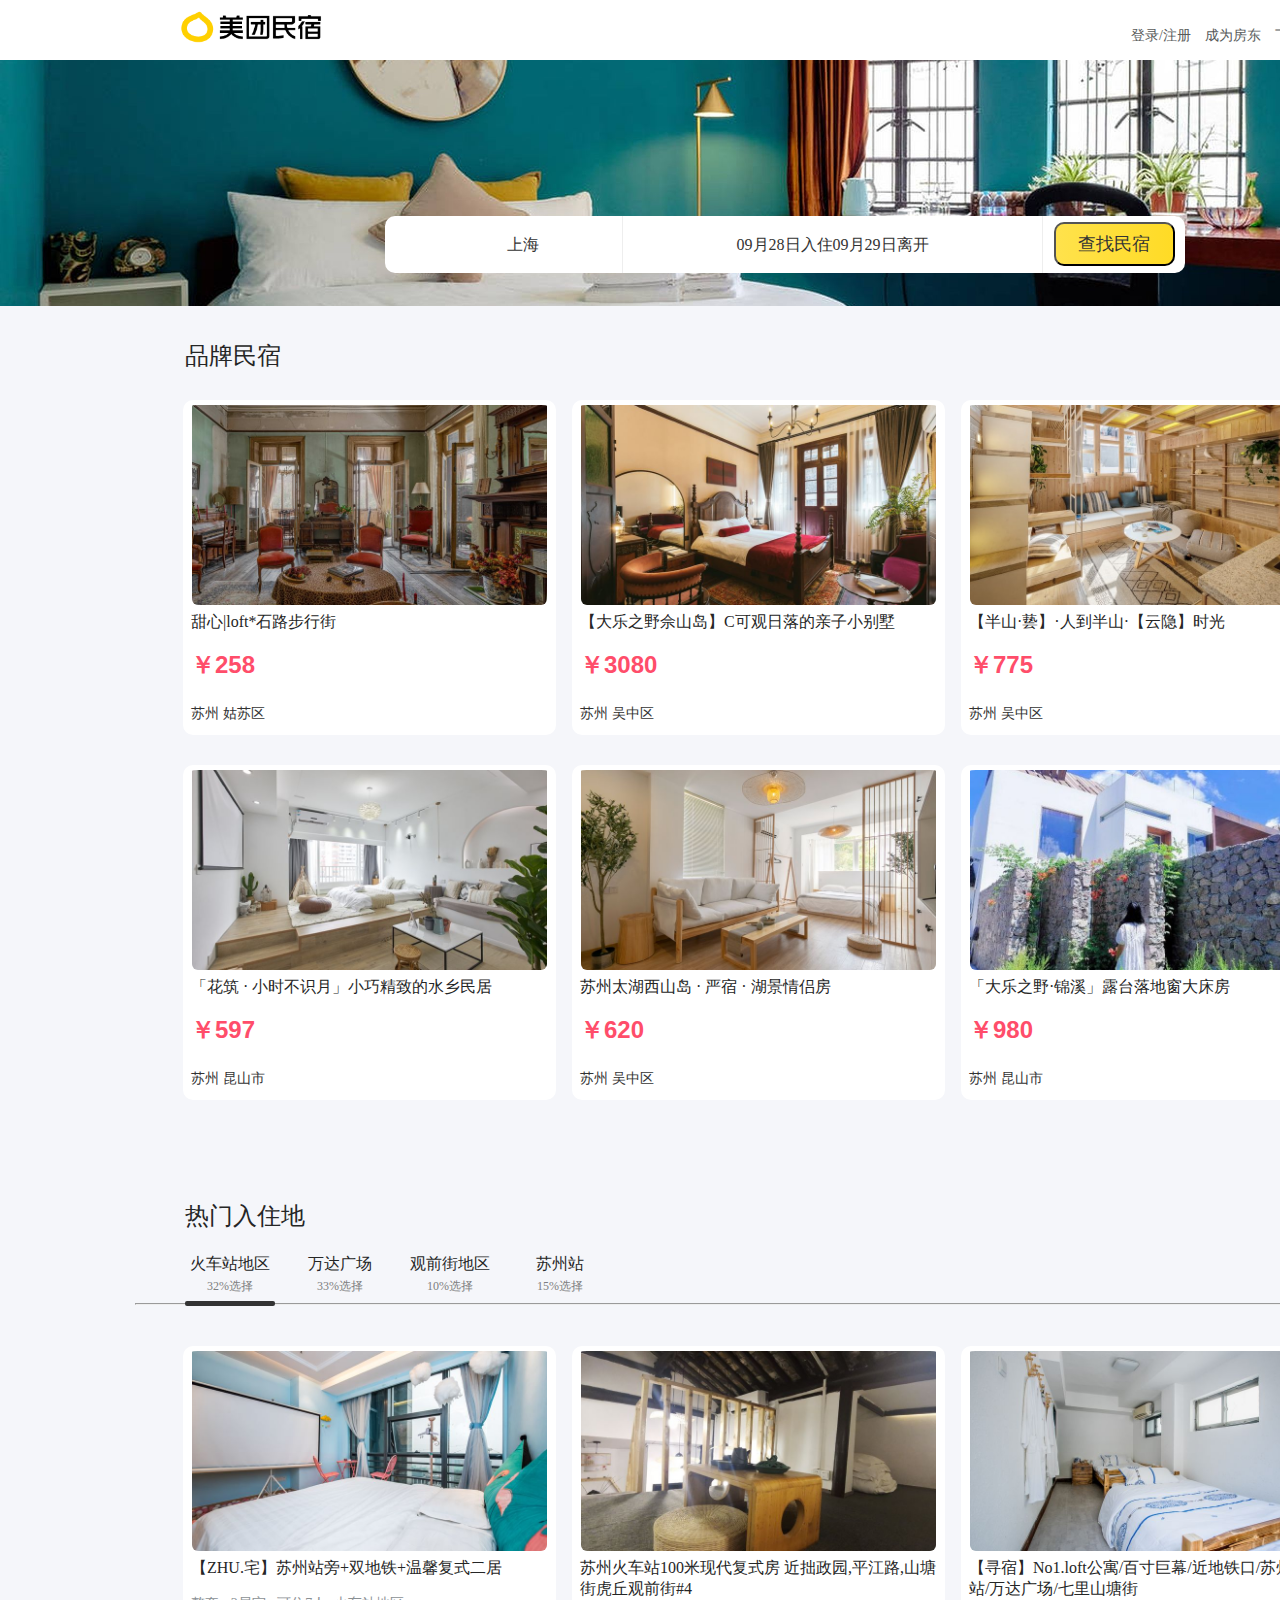
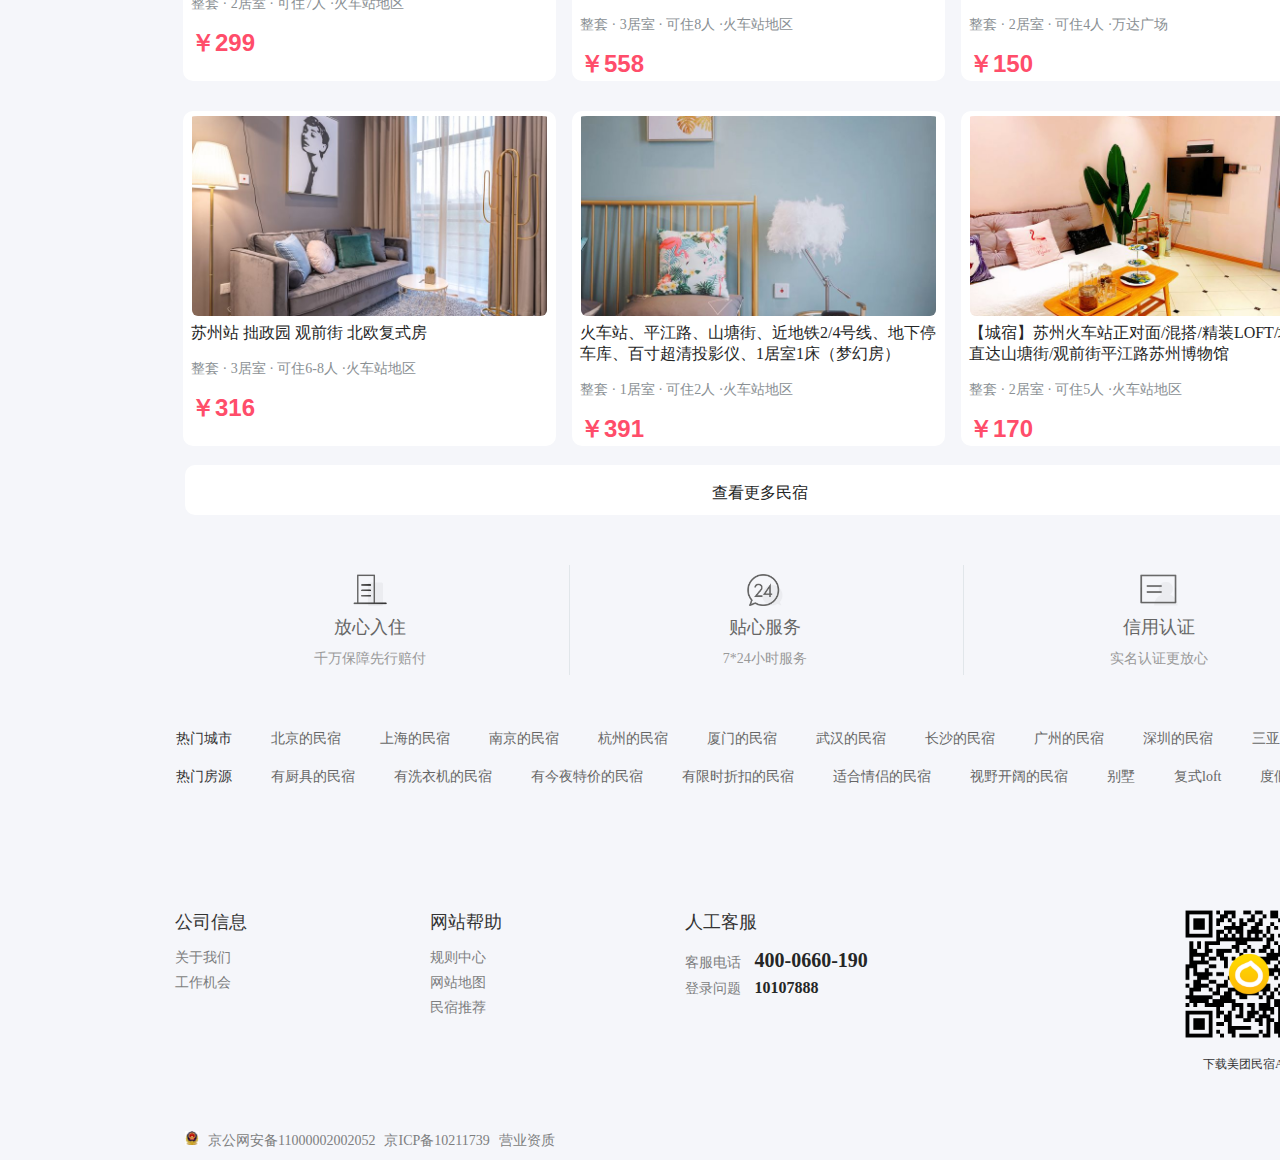
<file: html/apartment.html>
<!DOCTYPE html>
<html lang="en">

<head>
    <meta charset="UTF-8">
    <meta name="viewport" content="width=device-width, initial-scale=1.0">
    <link rel="icon" href="../images/icons/农家民宿.ico" type="image/x-icon" />
    <link rel="stylesheet" type="text/css" href="../css/apartment.css" />
    <title>美团民宿-民宿短租住宿预定平台，年轻就要住的不一样！</title>

</head>

<body>
    <div class="all">
        <div class="header">
            <a href="" class="logo"><img src="../images/icons/B&Blogo.png" alt="" style="width: 142px;"></a>
            <div class="login">
                <a href="">登录/注册</a>
                <a href="">成为房东</a>
                <a href="">下载APP</a>
            </div>
        </div>
        <div class="all-content">
            <div class="scroll">
                <div id="box" onmouseover="stop()" onmouseout="start()">
                    <div id="one" class="slide"></div>
                    <div id="two" class="slide"></div>
                    <div id="three" class="slide"></div>
                    <div id="four" class="slide"></div>
                </div>
                <div class="search-info">
                    <ul>
                        <li style="width: 200px;height: 100%; border-right: 0.8px solid #eeeeee;line-height: 57px;">
                            <a href="">上海</a>
                        </li>
                        <li style="width: 426px;height: 100%; border-right: 0.8px solid #eeeeee; line-height: 57px;">
                            <a href="">09月28日入住09月29日离开</a>
                        </li>
                        <li style="width: 144px;height: 100%;">
                            <button>查找民宿</button>
                        </li>
                    </ul>
                </div>
            </div>
            <div class="main-content">
                <div class="apartment-msg">
                    <h2>品牌民宿</h2>
                    <ul class="product-card">
                        <li>
                            <div class="product-content">
                                <div class="product-msg">
                                    <a href="">
                                        <img src="../images/apartment-img/品牌民宿/民宿1.jpg" alt="" style="height: 200px">
                                        <div class="product-intro">
                                            <p class="product-name">甜心|loft*石路步行街</p>
                                            <p class="product-price">￥258</p>
                                            <p class="product-location">苏州 姑苏区</p>
                                        </div>
                                    </a>
                                </div>
                            </div>
                        </li>
                        <li>
                            <div class="product-content">
                                <div class="product-msg">
                                    <a href="">
                                        <img src="../images/apartment-img/品牌民宿/民宿2.jpg" alt="" style="height: 200px">
                                        <div class="product-intro">
                                            <p class="product-name">【大乐之野佘山岛】C可观日落的亲子小别墅</p>
                                            <p class="product-price">￥3080</p>
                                            <p class="product-location">苏州 吴中区</p>
                                        </div>
                                    </a>
                                </div>
                            </div>
                        </li>
                        <li>
                            <div class="product-content">
                                <div class="product-msg">
                                    <a href="">
                                        <img src="../images/apartment-img/品牌民宿/民宿3.jpg" alt="" style="height: 200px">
                                        <div class="product-intro">
                                            <p class="product-name">【半山·兿】·人到半山·【云隐】时光</p>
                                            <p class="product-price">￥775</p>
                                            <p class="product-location">苏州 吴中区</p>
                                        </div>
                                    </a>
                                </div>
                            </div>
                        </li>
                        <li>
                            <div class="product-content">
                                <div class="product-msg">
                                    <a href="">
                                        <img src="../images/apartment-img/品牌民宿/民宿4.jpg" alt="" style="height: 200px">
                                        <div class="product-intro">
                                            <p class="product-name">「花筑 · 小时不识月」小巧精致的水乡民居</p>
                                            <p class="product-price">￥597</p>
                                            <p class="product-location">苏州 昆山市</p>
                                        </div>
                                    </a>
                                </div>
                            </div>
                        </li>
                        <li>
                            <div class="product-content">
                                <div class="product-msg">
                                    <a href="">
                                        <img src="../images/apartment-img/品牌民宿/民宿5.jpg" alt="" style="height: 200px">
                                        <div class="product-intro">
                                            <p class="product-name">苏州太湖西山岛 · 严宿 · 湖景情侣房</p>
                                            <p class="product-price">￥620</p>
                                            <p class="product-location">苏州 吴中区</p>
                                        </div>
                                    </a>
                                </div>
                            </div>
                        </li>
                        <li>
                            <div class="product-content">
                                <div class="product-msg">
                                    <a href="">
                                        <img src="../images/apartment-img/品牌民宿/民宿6.jpg" alt="" style="height: 200px">
                                        <div class="product-intro">
                                            <p class="product-name">「大乐之野·锦溪」露台落地窗大床房</p>
                                            <p class="product-price">￥980</p>
                                            <p class="product-location">苏州 昆山市</p>
                                        </div>
                                    </a>
                                </div>
                            </div>
                        </li>
                    </ul>
                </div>
                <div class="apartment-msg part2">
                    <h2>热门入住地</h2>
                    <div class="location-nav" id="tab">
                        <ul>
                            <li class="train" onclick="changeTab('0')" id="btn1">
                                <div>
                                    <span class="loca">火车站地区</span>
                                    <span class="rating ">32%选择</span>
                                </div>
                            </li>
                            <li class="wanda" onclick="changeTab('1')" id="btn2">
                                <div>
                                    <span class="loca">万达广场</span>
                                    <span class="rating ">33%选择</span>
                                </div>
                            </li>
                            <li class="guanqianjie" onclick="changeTab('2')" id="btn3">
                                <div>
                                    <span class="loca">观前街地区</span>
                                    <span class="rating ">10%选择</span>
                                </div>
                            </li>
                            <li class="suzhou" onclick="changeTab('3')" id="btn4">
                                <div>
                                    <span class="loca">苏州站</span>
                                    <span class="rating ">15%选择</span>
                                </div>
                            </li>
                            <div id="bottom-slide">
                            </div>
                        </ul>
                        
                    </div>

                    <hr>
                    <div id="tabCon">
                        <div id="tabCon_0">
                            <ul class="product-card">
                                <li>
                                    <div class="product-content">
                                        <div class="product-msg">
                                            <a href="">
                                                <img src="../images/apartment-img/热门入住地/火车站地区/民宿1.jpg" alt=""
                                                    style="height: 200px">
                                                <div class="product-intro">
                                                    <p class="product-name">【ZHU.宅】苏州站旁+双地铁+温馨复式二居</p>
                                                    <p class="product-info">整套 · 2居室 · 可住7人 ·火车站地区</p>
                                                    <p class="product-price">￥299</p>
                                                </div>
                                            </a>
                                        </div>
                                    </div>
                                </li>
                                <li>
                                    <div class="product-content">
                                        <div class="product-msg">
                                            <a href="">
                                                <img src="../images/apartment-img/热门入住地/火车站地区/民宿2.jpg" alt=""
                                                    style="height: 200px">
                                                <div class="product-intro">
                                                    <p class="product-name">苏州火车站100米现代复式房 近拙政园,平江路,山塘街虎丘观前街#4</p>
                                                    <p class="product-info">整套 · 3居室 · 可住8人 ·火车站地区</p>
                                                    <p class="product-price">￥558</p>
                                                </div>
                                            </a>
                                        </div>
                                    </div>
                                </li>
                                <li>
                                    <div class="product-content">
                                        <div class="product-msg">
                                            <a href="">
                                                <img src="../images/apartment-img/热门入住地/火车站地区/民宿3.jpg" alt=""
                                                    style="height: 200px">
                                                <div class="product-intro">
                                                    <p class="product-name">【寻宿】No1.loft公寓/百寸巨幕/近地铁口/苏州火车站/万达广场/七里山塘街
                                                    </p>
                                                    <p class="product-info">整套 · 2居室 · 可住4人 ·万达广场</p>
                                                    <p class="product-price">￥150</p>
                                                </div>
                                            </a>
                                        </div>
                                    </div>
                                </li>
                                <li>
                                    <div class="product-content">
                                        <div class="product-msg">
                                            <a href="">
                                                <img src="../images/apartment-img/热门入住地/火车站地区/民宿4.jpg" alt=""
                                                    style="height: 200px">
                                                <div class="product-intro">
                                                    <p class="product-name">苏州站 拙政园 观前街 北欧复式房</p>
                                                    <p class="product-info">整套 · 3居室 · 可住6-8人 ·火车站地区</p>
                                                    <p class="product-price">￥316</p>
                                                </div>
                                            </a>
                                        </div>
                                    </div>
                                </li>
                                <li>
                                    <div class="product-content">
                                        <div class="product-msg">
                                            <a href="">
                                                <img src="../images/apartment-img/热门入住地/火车站地区/民宿5.jpg" alt=""
                                                    style="height: 200px">
                                                <div class="product-intro">
                                                    <p class="product-name">
                                                        火车站、平江路、山塘街、近地铁2/4号线、地下停车库、百寸超清投影仪、1居室1床（梦幻房）
                                                    </p>
                                                    <p class="product-info">整套 · 1居室 · 可住2人 ·火车站地区</p>
                                                    <p class="product-price">￥391</p>
                                                </div>
                                            </a>
                                        </div>
                                    </div>
                                </li>
                                <li>
                                    <div class="product-content">
                                        <div class="product-msg">
                                            <a href="">
                                                <img src="../images/apartment-img/热门入住地/火车站地区/民宿6.jpg" alt=""
                                                    style="height: 200px">
                                                <div class="product-intro">
                                                    <p class="product-name">【城宿】苏州火车站正对面/混搭/精装LOFT/地铁口直达山塘街/观前街平江路苏州博物馆
                                                    </p>
                                                    <p class="product-info">整套 · 2居室 · 可住5人 ·火车站地区</p>
                                                    <p class="product-price">￥170</p>
                                                </div>
                                            </a>
                                        </div>
                                    </div>
                                </li>
                            </ul>
                        </div>
                        <div id="tabCon_1">
                            <ul class="product-card">
                                <li>
                                    <div class="product-content">
                                        <div class="product-msg">
                                            <a href="">
                                                <img src="../images/apartment-img/热门入住地/万达广场/民宿1.jpg" alt=""
                                                    style="height: 200px">
                                                <div class="product-intro">
                                                    <p class="product-name">地铁2号线火车站附近，紧邻万达广场，北寺塔，拙政园等景区【可短/长租 3500/月】
                                                    </p>
                                                    <p class="product-info">整套 · 2居室 · 可住7人 ·火车站地区</p>
                                                    <p class="product-price">￥299</p>
                                                </div>
                                            </a>
                                        </div>
                                    </div>
                                </li>
                                <li>
                                    <div class="product-content">
                                        <div class="product-msg">
                                            <a href="">
                                                <img src="../images/apartment-img/热门入住地/万达广场/民宿2.jpg" alt=""
                                                    style="height: 200px">
                                                <div class="product-intro">
                                                    <p class="product-name">高空小屋「150m高空
                                                        120吋投影」万达/火车站/观前街/平江路/拙政园/博物馆/狮子林/山塘街</p>
                                                    <p class="product-info">整套 · 3居室 · 可住8人 ·火车站地区</p>
                                                    <p class="product-price">￥558</p>
                                                </div>
                                            </a>
                                        </div>
                                    </div>
                                </li>
                                <li>
                                    <div class="product-content">
                                        <div class="product-msg">
                                            <a href="">
                                                <img src="../images/apartment-img/热门入住地/万达广场/民宿3.png" alt=""
                                                    style="height: 200px">
                                                <div class="product-intro">
                                                    <p class="product-name">神偷奶爸主题房/精致大床房/万达广场/苏州站/观前街/平江路/苏州博物馆</p>
                                                    <p class="product-info">整套 · 2居室 · 可住4人 ·万达广场</p>
                                                    <p class="product-price">￥150</p>
                                                </div>
                                            </a>
                                        </div>
                                    </div>
                                </li>
                                <li>
                                    <div class="product-content">
                                        <div class="product-msg">
                                            <a href="">
                                                <img src="../images/apartment-img/热门入住地/万达广场/民宿4.jpg" alt=""
                                                    style="height: 200px">
                                                <div class="product-intro">
                                                    <p class="product-name">【婚纱情缘】近火车站/万达广场/拙政园/虎丘/狮子林</p>
                                                    <p class="product-info">整套 · 3居室 · 可住6-8人 ·火车站地区</p>
                                                    <p class="product-price">￥316</p>
                                                </div>
                                            </a>
                                        </div>
                                    </div>
                                </li>
                                <li>
                                    <div class="product-content">
                                        <div class="product-msg">
                                            <a href="">
                                                <img src="../images/apartment-img/热门入住地/火车站地区/民宿5.jpg" alt=""
                                                    style="height: 200px">
                                                <div class="product-intro">
                                                    <p class="product-name">
                                                        火车站、平江路、山塘街、近地铁2/4号线、地下停车库、百寸超清投影仪、1居室1床（梦幻房）
                                                    </p>
                                                    <p class="product-info">整套 · 1居室 · 可住2人 ·火车站地区</p>
                                                    <p class="product-price">￥391</p>
                                                </div>
                                            </a>
                                        </div>
                                    </div>
                                </li>
                                <li>
                                    <div class="product-content">
                                        <div class="product-msg">
                                            <a href="">
                                                <img src="../images/apartment-img/热门入住地/火车站地区/民宿6.jpg" alt=""
                                                    style="height: 200px">
                                                <div class="product-intro">
                                                    <p class="product-name">【城宿】苏州火车站正对面/混搭/精装LOFT/地铁口直达山塘街/观前街平江路苏州博物馆
                                                    </p>
                                                    <p class="product-info">整套 · 2居室 · 可住5人 ·火车站地区</p>
                                                    <p class="product-price">￥170</p>
                                                </div>
                                            </a>
                                        </div>
                                    </div>
                                </li>
                            </ul>
                        </div>
                        <div id="tabCon_2">
                            <ul class="product-card">
                                <li>
                                    <div class="product-content">
                                        <div class="product-msg">
                                            <a href="">
                                                <img src="../images/apartment-img/热门入住地/观前街地区/民宿1.jpg" alt=""
                                                    style="height: 200px">
                                                <div class="product-intro">
                                                    <p class="product-name">【ZHU.宅】苏州站旁+双地铁+温馨复式二居</p>
                                                    <p class="product-info">整套 · 2居室 · 可住7人 ·火车站地区</p>
                                                    <p class="product-price">￥299</p>
                                                </div>
                                            </a>
                                        </div>
                                    </div>
                                </li>
                                <li>
                                    <div class="product-content">
                                        <div class="product-msg">
                                            <a href="">
                                                <img src="../images/apartment-img/热门入住地/观前街地区/民宿2.jpg" alt=""
                                                    style="height: 200px">
                                                <div class="product-intro">
                                                    <p class="product-name">苏州火车站100米现代复式房 近拙政园,平江路,山塘街虎丘观前街#4</p>
                                                    <p class="product-info">整套 · 3居室 · 可住8人 ·火车站地区</p>
                                                    <p class="product-price">￥558</p>
                                                </div>
                                            </a>
                                        </div>
                                    </div>
                                </li>
                                <li>
                                    <div class="product-content">
                                        <div class="product-msg">
                                            <a href="">
                                                <img src="../images/apartment-img/热门入住地/观前街地区/民宿3.jpg" alt=""
                                                    style="height: 200px">
                                                <div class="product-intro">
                                                    <p class="product-name">【寻宿】No1.loft公寓/百寸巨幕/近地铁口/苏州火车站/万达广场/七里山塘街
                                                    </p>
                                                    <p class="product-info">整套 · 2居室 · 可住4人 ·万达广场</p>
                                                    <p class="product-price">￥150</p>
                                                </div>
                                            </a>
                                        </div>
                                    </div>
                                </li>
                                <li>
                                    <div class="product-content">
                                        <div class="product-msg">
                                            <a href="">
                                                <img src="../images/apartment-img/热门入住地/观前街地区/民宿4.jpg" alt=""
                                                    style="height: 200px">
                                                <div class="product-intro">
                                                    <p class="product-name">苏州站 拙政园 观前街 北欧复式房</p>
                                                    <p class="product-info">整套 · 3居室 · 可住6-8人 ·火车站地区</p>
                                                    <p class="product-price">￥316</p>
                                                </div>
                                            </a>
                                        </div>
                                    </div>
                                </li>
                                <li>
                                    <div class="product-content">
                                        <div class="product-msg">
                                            <a href="">
                                                <img src="../images/apartment-img/热门入住地/观前街地区/民宿5.jpg" alt=""
                                                    style="height: 200px">
                                                <div class="product-intro">
                                                    <p class="product-name">
                                                        火车站、平江路、山塘街、近地铁2/4号线、地下停车库、百寸超清投影仪、1居室1床（梦幻房）
                                                    </p>
                                                    <p class="product-info">整套 · 1居室 · 可住2人 ·火车站地区</p>
                                                    <p class="product-price">￥391</p>
                                                </div>
                                            </a>
                                        </div>
                                    </div>
                                </li>
                                <li>
                                    <div class="product-content">
                                        <div class="product-msg">
                                            <a href="">
                                                <img src="../images/apartment-img/热门入住地/观前街地区/民宿6.jpg" alt=""
                                                    style="height: 200px">
                                                <div class="product-intro">
                                                    <p class="product-name">【城宿】苏州火车站正对面/混搭/精装LOFT/地铁口直达山塘街/观前街平江路苏州博物馆
                                                    </p>
                                                    <p class="product-info">整套 · 2居室 · 可住5人 ·火车站地区</p>
                                                    <p class="product-price">￥170</p>
                                                </div>
                                            </a>
                                        </div>
                                    </div>
                                </li>
                            </ul>
                        </div>
                        <div id="tabCon_3">
                            <ul class="product-card">
                                <li>
                                    <div class="product-content">
                                        <div class="product-msg">
                                            <a href="">
                                                <img src="../images/apartment-img/热门入住地/苏州站/民宿1.jpg" alt=""
                                                    style="height: 200px">
                                                <div class="product-intro">
                                                    <p class="product-name">
                                                        火车站、拙政园、虎丘、观前街、平江路、山塘街、近地铁2/4号线、、超清投影仪、4床位（小鹿房）</p>
                                                    <p class="product-info">整套 · 2居室 · 可住7人 ·火车站地区</p>
                                                    <p class="product-price">￥299</p>
                                                </div>
                                            </a>
                                        </div>
                                    </div>
                                </li>
                                <li>
                                    <div class="product-content">
                                        <div class="product-msg">
                                            <a href="">
                                                <img src="../images/apartment-img/热门入住地/苏州站/民宿2.jpg" alt=""
                                                    style="height: 200px">
                                                <div class="product-intro">
                                                    <p class="product-name">（特价房）苏州站对面复式公寓拙政园虎丘山塘街安心入住</p>
                                                    <p class="product-info">整套 · 3居室 · 可住8人 ·火车站地区</p>
                                                    <p class="product-price">￥558</p>
                                                </div>
                                            </a>
                                        </div>
                                    </div>
                                </li>
                                <li>
                                    <div class="product-content">
                                        <div class="product-msg">
                                            <a href="">
                                                <img src="../images/apartment-img/热门入住地/苏州站/民宿3.jpg" alt=""
                                                    style="height: 200px">
                                                <div class="product-intro">
                                                    <p class="product-name">地铁2号线火车站附近，紧邻万达广场，北寺塔，拙政园等景区【可短/长租 3500/月】
                                                    </p>
                                                    <p class="product-info">整套 · 2居室 · 可住4人 ·万达广场</p>
                                                    <p class="product-price">￥150</p>
                                                </div>
                                            </a>
                                        </div>
                                    </div>
                                </li>
                                <li>
                                    <div class="product-content">
                                        <div class="product-msg">
                                            <a href="">
                                                <img src="../images/apartment-img/热门入住地/苏州站/民宿4.jpg" alt=""
                                                    style="height: 200px">
                                                <div class="product-intro">
                                                    <p class="product-name">高空小屋「150m高空
                                                        120吋投影」万达/火车站/观前街/平江路/拙政园/博物馆/狮子林/山塘街</p>
                                                    <p class="product-info">整套 · 3居室 · 可住6-8人 ·火车站地区</p>
                                                    <p class="product-price">￥316</p>
                                                </div>
                                            </a>
                                        </div>
                                    </div>
                                </li>
                                <li>
                                    <div class="product-content">
                                        <div class="product-msg">
                                            <a href="">
                                                <img src="../images/apartment-img/热门入住地/火车站地区/民宿5.jpg" alt=""
                                                    style="height: 200px">
                                                <div class="product-intro">
                                                    <p class="product-name">
                                                        火车站、平江路、山塘街、近地铁2/4号线、地下停车库、百寸超清投影仪、1居室1床（梦幻房）
                                                    </p>
                                                    <p class="product-info">整套 · 1居室 · 可住2人 ·火车站地区</p>
                                                    <p class="product-price">￥391</p>
                                                </div>
                                            </a>
                                        </div>
                                    </div>
                                </li>
                                <li>
                                    <div class="product-content">
                                        <div class="product-msg">
                                            <a href="">
                                                <img src="../images/apartment-img/热门入住地/火车站地区/民宿6.jpg" alt=""
                                                    style="height: 200px">
                                                <div class="product-intro">
                                                    <p class="product-name">【城宿】苏州火车站正对面/混搭/精装LOFT/地铁口直达山塘街/观前街平江路苏州博物馆
                                                    </p>
                                                    <p class="product-info">整套 · 2居室 · 可住5人 ·火车站地区</p>
                                                    <p class="product-price">￥170</p>
                                                </div>
                                            </a>
                                        </div>
                                    </div>
                                </li>
                            </ul>
                        </div>
                    </div>
                </div>
                <a href="" class="more-action">查看更多民宿</a>
                <div class="bottom">
                    <ul>
                        <li style="border-right: 1px solid #e1e6ea;">
                            <a href="">
                                <div class="bottom-content">
                                    <img src="../images/apartment-img/icons/放心入住icon.png" alt="" style="height:32px">
                                    <span style="font-size: 18px; color: #666;">放心入住</span>
                                    <span style="font-size: 14px; color: #999">千万保障先行赔付</span>
                                </div>
                            </a>
                        </li>
                        <li style="border-right: 1px solid #e1e6ea;">
                            <a href="">
                                <div class="bottom-content">
                                    <img src="../images/apartment-img/icons/贴心服务.png" alt="" style="height:32px">
                                    <span style="font-size: 18px; color: #666;">贴心服务</span>
                                    <span style="font-size: 14px; color: #999">7*24小时服务</span>
                                </div>
                            </a>
                        </li>
                        <li>
                            <a href="">
                                <div class="bottom-content">
                                    <img src="../images/apartment-img/icons/信用认证.png" alt="" style="height:32px">
                                    <span style="font-size: 18px; color: #666;">信用认证</span>
                                    <span style="font-size: 14px; color: #999">实名认证更放心</span>
                                </div>
                            </a>
                        </li>
                    </ul>
                </div>
            </div>
            <div class="category-list">
                <dl class="city-list">
                    <dt style="color: #333;">热门城市</dt>
                    <dt>
                        <a href="">北京的民宿</a>
                    </dt>
                    <dt>
                        <a href="">上海的民宿</a>
                    </dt>
                    <dt>
                        <a href="">南京的民宿</a>
                    </dt>
                    <dt>
                        <a href="">杭州的民宿</a>
                    </dt>
                    <dt>
                        <a href="">厦门的民宿</a>
                    </dt>
                    <dt>
                        <a href="">武汉的民宿</a>
                    </dt>
                    <dt>
                        <a href="">长沙的民宿</a>
                    </dt>
                    <dt>
                        <a href="">广州的民宿</a>
                    </dt>
                    <dt>
                        <a href="">深圳的民宿</a>
                    </dt>
                    <dt>
                        <a href="">三亚的民宿</a>
                    </dt>
                </dl>
                <dl class="type-list">
                    <dt style="color: #333;">热门房源</dt>
                    <dt>
                        <a href="">有厨具的民宿</a>
                    </dt>
                    <dt>
                        <a href="">有洗衣机的民宿</a>
                    </dt>
                    <dt>
                        <a href="">有今夜特价的民宿</a>
                    </dt>
                    <dt>
                        <a href="">有限时折扣的民宿</a>
                    </dt>
                    <dt>
                        <a href="">适合情侣的民宿</a>
                    </dt>
                    <dt>
                        <a href="">视野开阔的民宿</a>
                    </dt>
                    <dt>
                        <a href="">别墅</a>
                    </dt>
                    <dt>
                        <a href="">复式loft</a>
                    </dt>
                    <dt>
                        <a href="">度假民宿</a>
                    </dt>
                </dl>
            </div>
        </div>
        <div class="footer">
            <div class="footer-content">
                <div class="companyMsg common">
                    <h5>公司信息</h5>
                    <ul>
                        <li>
                            <a herf="">关于我们</a>
                        </li>
                        <li>
                            <a herf="">工作机会</a>
                        </li>
                    </ul>
                </div>
                <div class="webHelp common">
                    <h5>网站帮助</h5>
                    <ul>
                        <li>
                            <a herf="">规则中心</a>
                        </li>
                        <li>
                            <a herf="">网站地图</a>
                        </li>
                        <li>
                            <a herf="">民宿推荐</a>
                        </li>
                    </ul>
                </div>
                <div class="customer-Help common">
                    <h5>人工客服</h5>
                    <ul>
                        <li>
                            <span>客服电话</span>
                            <span
                                style="font-size: 20px; color: #252626; font-weight: 800; margin-left: 10px;">400-0660-190</span>
                        </li>
                        <li>
                            <span>登录问题</span>
                            <span
                                style="font-size: 16px; color: #252626; font-weight: 800; margin-left: 10px;">10107888</span>
                        </li>
                    </ul>
                </div>
                <div class="qrcode">
                    <img src="../images/apartment-img/icons/qrcode.png" alt="">
                    <p>下载美团民宿APP</p>
                </div>
                <div class="police">
                    <img src="../images/apartment-img/icons/police.jpg" alt="">
                    <a href="">京公网安备11000002002052</a>
                    <a href="">京ICP备10211739</a>
                    <a href="">营业资质</a>
                </div>
            </div>
        </div>
    </div>
    <script type="text/javascript">
        onload = function () {
            var arr = document.getElementsByClassName("slide");
            for (var i = 0; i < arr.length; i++) {
                arr[i].style.left = i * 1536 + "px";
            }
        }
        function LeftMove() {
            var arr = document.getElementsByClassName("slide");//获取三个子div
            for (var i = 0; i < arr.length; i++) {
                var left = parseFloat(arr[i].style.left);
                left -= 12;
                var width = 1536;//图片的宽度
                if (left <= -width) {
                    left = (arr.length - 1) * width;//当图片完全走出显示框，拼接到末尾
                    clearInterval(moveId);
                }
                arr[i].style.left = left + "px";
            }
        }
        function divInterval() {
            moveId = setInterval(LeftMove, 5);//设置一个5毫秒定时器
        }


        timeId = setInterval(divInterval, 2000);//设置一个2秒的定时器。

        function stop() {
            clearInterval(timeId);
        }
        function start() {
            clearInterval(timeId);
            timeId = setInterval(divInterval, 6000);
        }

        //页面失去焦点停止
        onblur = function () {
            stop();
        }
        //页面获取焦点时开始
        onfocus = function () {
            start();
        }

        function changeTab(tabCon_num) {
            for (i = 0; i <= 3; i++) {
                document.getElementById("tabCon_" + i).style.display = "none"; //将所有的层都隐藏 

            }
            document.getElementById("tabCon_" + tabCon_num).style.display = "block";//显示当前层 
        }

        // addEventListener(my$("btn1"),"click",function(){
        //     animate(my$("bottom-slide"), 50);
        // })
        // addEventListener(my$("btn1"),"click",function changeTab(tabCon_num) {
        //     animate(my$("bottom-slide"), 50);
        //     for (i = 0; i <= 3; i++) {
        //         document.getElementById("tabCon_" + i).style.display = "none"; //将所有的层都隐藏 
        //     }
        //     document.getElementById("tabCon_" + tabCon_num).style.display = "block";//显示当前层 
        // })
        // addEventListener(my$("btn2"),"click",function(){
        //     animate(my$("bottom-slide"), 161);
        // })
        // addEventListener(my$("btn2"),"click",function changeTab(tabCon_num) {
        //     animate(my$("bottom-slide"), 161);
        //     for (i = 0; i <= 3; i++) {
        //         document.getElementById("tabCon_" + i).style.display = "none"; //将所有的层都隐藏 
        //     }
        //     document.getElementById("tabCon_" + tabCon_num).style.display = "block";//显示当前层 
        // })

        // my$("btn1").onclick = function () {     //点击按钮移动div
        //     animate(my$("bottom-slide"), 50);
        // };
        // my$("btn2").onclick = function () {
        //     animate(my$("bottom-slide"), 161);
        // };
        // my$("btn3").onclick = function () {
        //     animate(my$("bottom-slide"), 270);
        // };
        // my$("btn4").onclick = function () {
        //     animate(my$("bottom-slide"), 380);
        // };

        // 匀速动画
        // function animate(element, target) {
        //     //清理定时器
        //     clearInterval(element.timeId);
        //     element.timeId = setInterval(function () {
        //         //获取元素的当前位置
        //         var current = element.offsetLeft;
        //         //移动的步数
        //         var step = 9;
        //         step = target > current ? step : -step;
        //         current += step;
        //         if (Math.abs(current - target) > Math.abs(step)) {
        //             element.style.left = current + "px";
        //         } else {
        //             clearInterval(element.timeId);
        //             element.style.left = target + "px";
        //         }
        //     }, 20);
        // }
        // function my$(id) {
        //     return document.getElementById(id);
        // }

    </script>
</body>

</html>
</file>
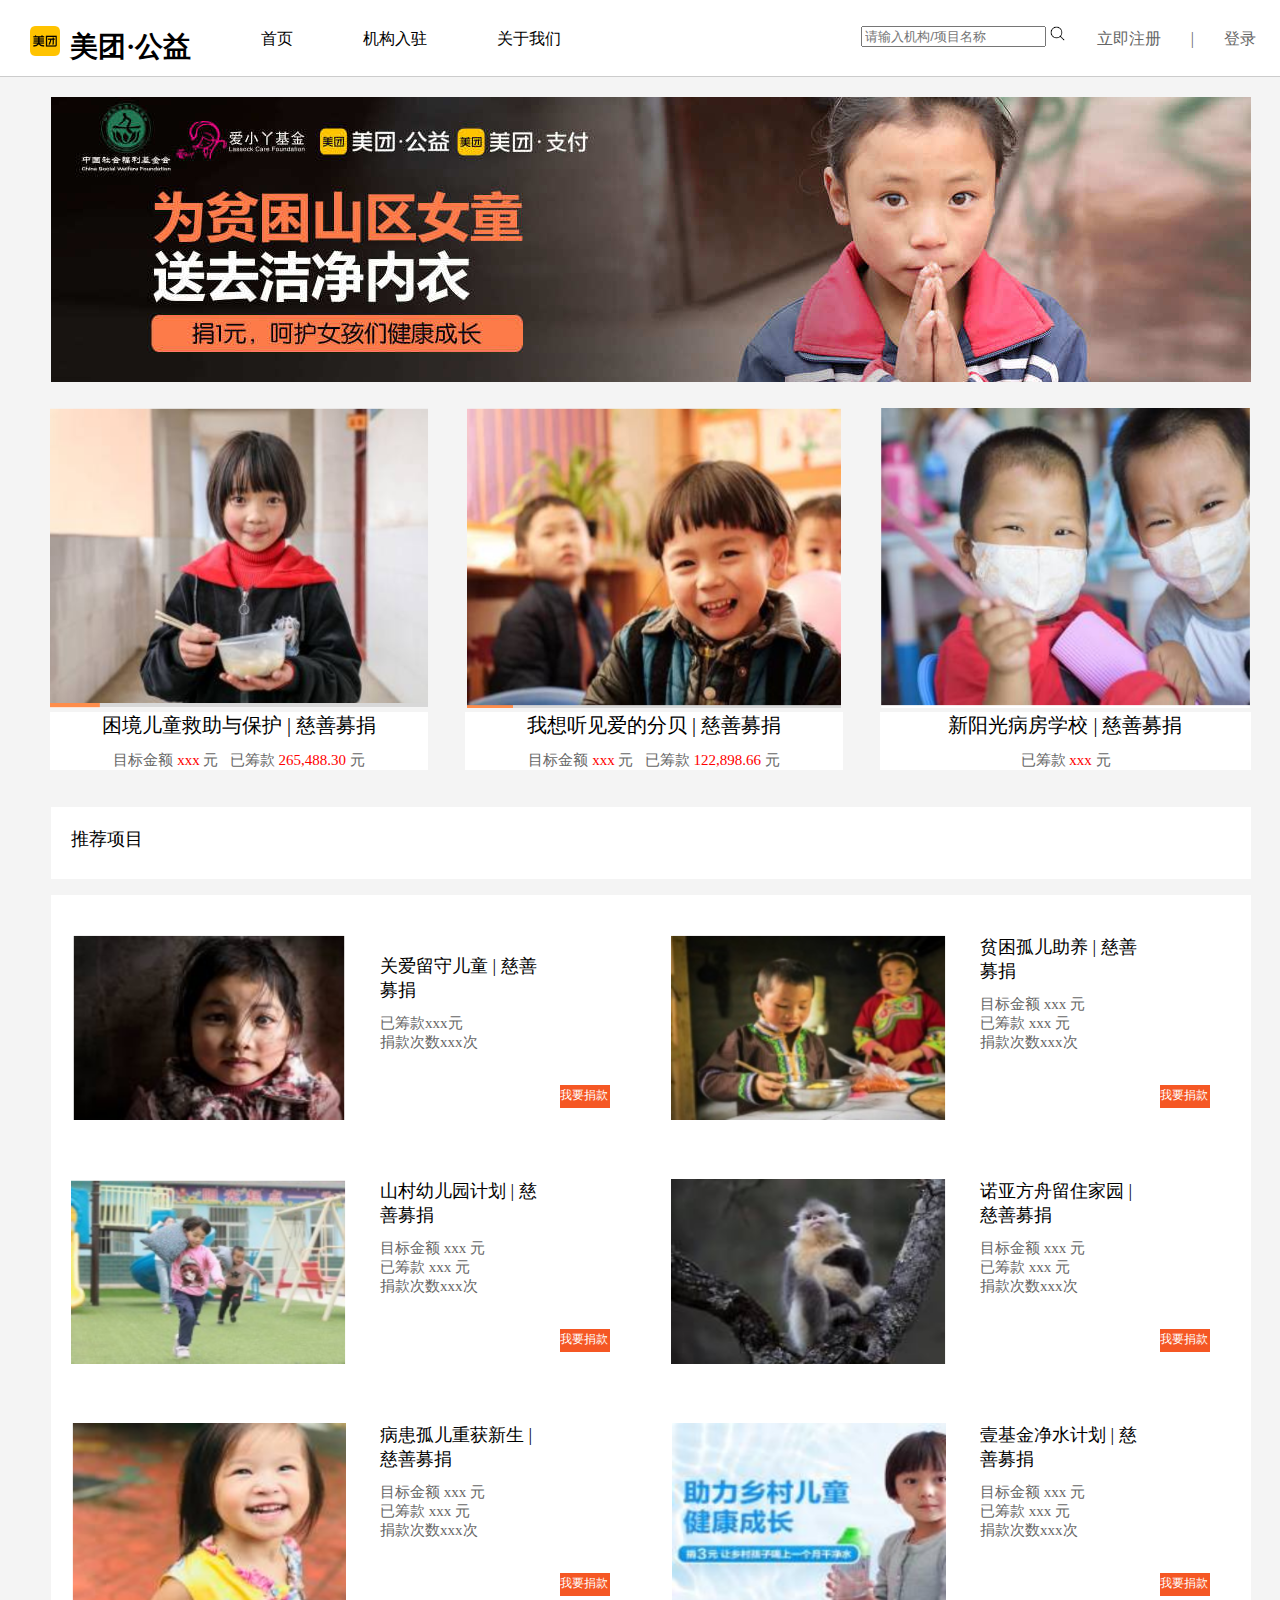
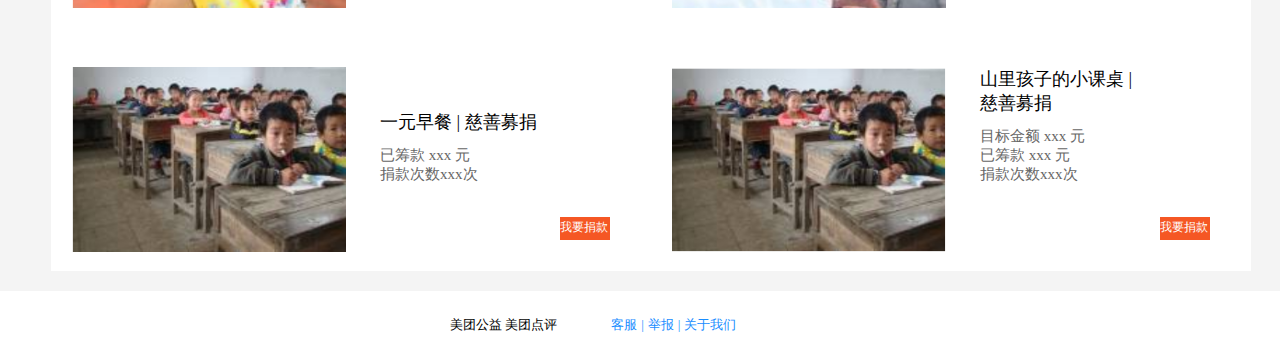
<file: html/common.html>
<!DOCTYPE html>
<html lang="en">
<head>
    <meta charset="UTF-8">
    <meta name="viewport" content="width=device-width, initial-scale=1.0">
    <title>美团公益</title>
    <link rel="shortcut icon" href="../images/美团.ico">
    <link rel="stylesheet" type="text/css" href="../css/help.css" />
    <script type="text/javascript">
      onload=function(){
        var arr = document.getElementsByClassName("slide");
        for(var i=0;i<arr.length;i++){
          arr[i].style.left = i*1200+"px";//图片的宽度
        }
      }
      function LeftMove(){
          var arr = document.getElementsByClassName("slide");//获取三个子div
          for(var i=0;i<arr.length;i++){
              var left = parseFloat(arr[i].style.left);
              left-=10;
              var width = 1200;//图片的宽度
              if(left<=-width){
                  left=(arr.length-1)*width;//当图片完全走出显示框，拼接到末尾
                  clearInterval(moveId);
              }
              arr[i].style.left = left+"px";
          }
      }
      function divInterval(){
          moveId=setInterval(LeftMove,10);//设置一个10毫秒定时器
      }


      timeId=setInterval(divInterval,2000);//设置一个3秒的定时器。

      function stop(){
          clearInterval(timeId);
      }
      function start(){
          clearInterval(timeId);
          timeId=setInterval(divInterval,2000);
      }

      //页面失去焦点停止
      onblur = function(){
          stop();
      }
      //页面获取焦点时开始
      onfocus = function(){
          start();
      }
</script>
</head>
<body>
    <div class="all">
    <div class="header">
      <div class="header-logo">
        <a href="https://gongyi.meituan.com/"><img src="../images/美团.png" alt="美团公益" style="width: 30px;"></a>
        <span>美团·公益</span>
      </div>
      <div class="nav">
        <ul class="nav-lift">
          <li>首页</li>
          <li>机构入驻</li>
          <li>关于我们</li>
        </ul>
        <ul class="nav-right">
          <li>登录</li>
          <span>|</span>
          <li>立即注册</li>
        </ul>
        <form class="nav-find">
          <input name="kw" class="search" type="search" maxlength="20" placeholder="请输入机构/项目名称" autocomplete="off" >
          <img src="../images/搜索.png" alt="搜索" style="width: 15px;">
        </form>
      </div>
    </div>
    <section>
      <div id="box" onmouseover="stop()" onmouseout="start()">
        <div id="one" class="slide"><a href="https://gongyi.meituan.com/project/10208"><img src="../images/公益1.jpg" alt="公益1"></a></div>
        <div id="two" class="slide"><a href="https://gongyi.meituan.com/project/10179"><img src="../images/公益2.jpg" alt="公益2"></a></div>
        <div id="three" class="slide"><a href="https://gongyi.meituan.com/project/10206"><img src="../images/公益3.png" alt="公益3"></a></div>
      </div>
      <div class="help">
        <ul>
          <li>
            <img src="../images/公益2-1.png" alt="公益2-1">
            <div class="name">
              <h1>困境儿童救助与保护 | 慈善募捐</h1>
              <h2>目标金额 <p style="color: red;">xxx</p> 元&nbsp&nbsp&nbsp已筹款 <p style="color: red;">265,488.30 </p>元</h2>
            </div>
          </li>
          <li>
            <img src="../images/公益2-2.png" alt="公益2-2">
            <div class="name">
              <h1>我想听见爱的分贝 | 慈善募捐</h1>
              <h2>目标金额<p style="color: red;"> xxx </p>元&nbsp&nbsp&nbsp已筹款 <p style="color: red;">122,898.66 </p>元</h2>
            </div>
          </li>
          <li>
            <img src="../images/公益2-3.png" alt="公益2-3">
            <div class="name" style="width: 371px;">
              <h1>新阳光病房学校 | 慈善募捐</h1>
              <h2>已筹款 <p style="color: red;">xxx</p> 元</h2>
            </div>
          </li>
        </ul>
      </div>
      <div class="recommend">
        <div class="top">
          <h1>推荐项目</h1>
        </div>
        <ul>
          <li>
            <img src="../images/公益3-1.png" alt="公益3-1">
            <div class="name">
              <h1>关爱留守儿童 | 慈善募捐</h1>
              <h2>已筹款xxx元<br>捐款次数xxx次</h2>
              <div class="buttom">
                 <span>我要捐款</span>
              </div>
            </div>
          </li>
          <li>
            <img src="../images/公益3-2.png" alt="公益3-2">
            <div class="name">
              <h1>贫困孤儿助养 | 慈善募捐</h1>
              <h2>目标金额 xxx 元<br>已筹款 xxx 元<br>捐款次数xxx次</h2>
              <div class="buttom">
                <span>我要捐款</span>
             </div>
            </div>
          </li>
          <li>
            <img src="../images/公益3-3.png" alt="公益3-3">
            <div class="name">
              <h1>山村幼儿园计划 | 慈善募捐</h1>
              <h2>目标金额 xxx 元<br>已筹款 xxx 元<br>捐款次数xxx次</h2>
              <div class="buttom">
                <span>我要捐款</span>
             </div>
            </div>
          </li>
          <li>
            <img src="../images/公益3-4.png" alt="公益3-4">
            <div class="name">
              <h1>诺亚方舟留住家园 | 慈善募捐</h1>
              <h2>目标金额 xxx 元<br>已筹款 xxx 元<br>捐款次数xxx次</h2>
              <div class="buttom">
                <span>我要捐款</span>
             </div>
            </div>
          </li>
          <li>
            <img src="../images/公益3-5.png" alt="公益3-5">
            <div class="name">
              <h1>病患孤儿重获新生 | 慈善募捐</h1>
              <h2>目标金额 xxx 元<br>已筹款 xxx 元<br>捐款次数xxx次</h2>
              <div class="buttom">
                <span>我要捐款</span>
             </div>
            </div>
          </li>
          <li>
            <img src="../images/公益3-6.png" alt="公益3-6">
            <div class="name">
              <h1>壹基金净水计划 | 慈善募捐</h1>
              <h2>目标金额 xxx 元<br>已筹款 xxx 元<br>捐款次数xxx次</h2>
              <div class="buttom">
                <span>我要捐款</span>
             </div>
            </div>
          </li>
          <li>
            <img src="../images/公益3-7.png" alt="公益3-7">
            <div class="name">
              <h1>一元早餐 | 慈善募捐</h1>
              <h2>已筹款 xxx 元<br>捐款次数xxx次</h2>
              <div class="buttom">
                <span>我要捐款</span>
             </div>
            </div>
          </li>
          <li>
            <img src="../images/公益3-8.png" alt="公益3-8">
            <div class="name">
              <h1>山里孩子的小课桌 | 慈善募捐</h1>
              <h2>目标金额 xxx 元<br>已筹款 xxx 元<br>捐款次数xxx次</h2>
              <div class="buttom">
                <span>我要捐款</span>
             </div>
            </div>
          </li>
        </ul>
      </div>
    </section>
    <footer>
      <div class="foot-left">美团公益 美团点评</div>
      <div class="foot-right">
        <ul>
          <a href="">客服</a>
          <span>|</span>
          <a href="">举报</a>
          <span>|</span>
          <a href="">关于我们</a>
        </ul>
      </div>
    </footer>
    </div>
</body>
</html>
</file>
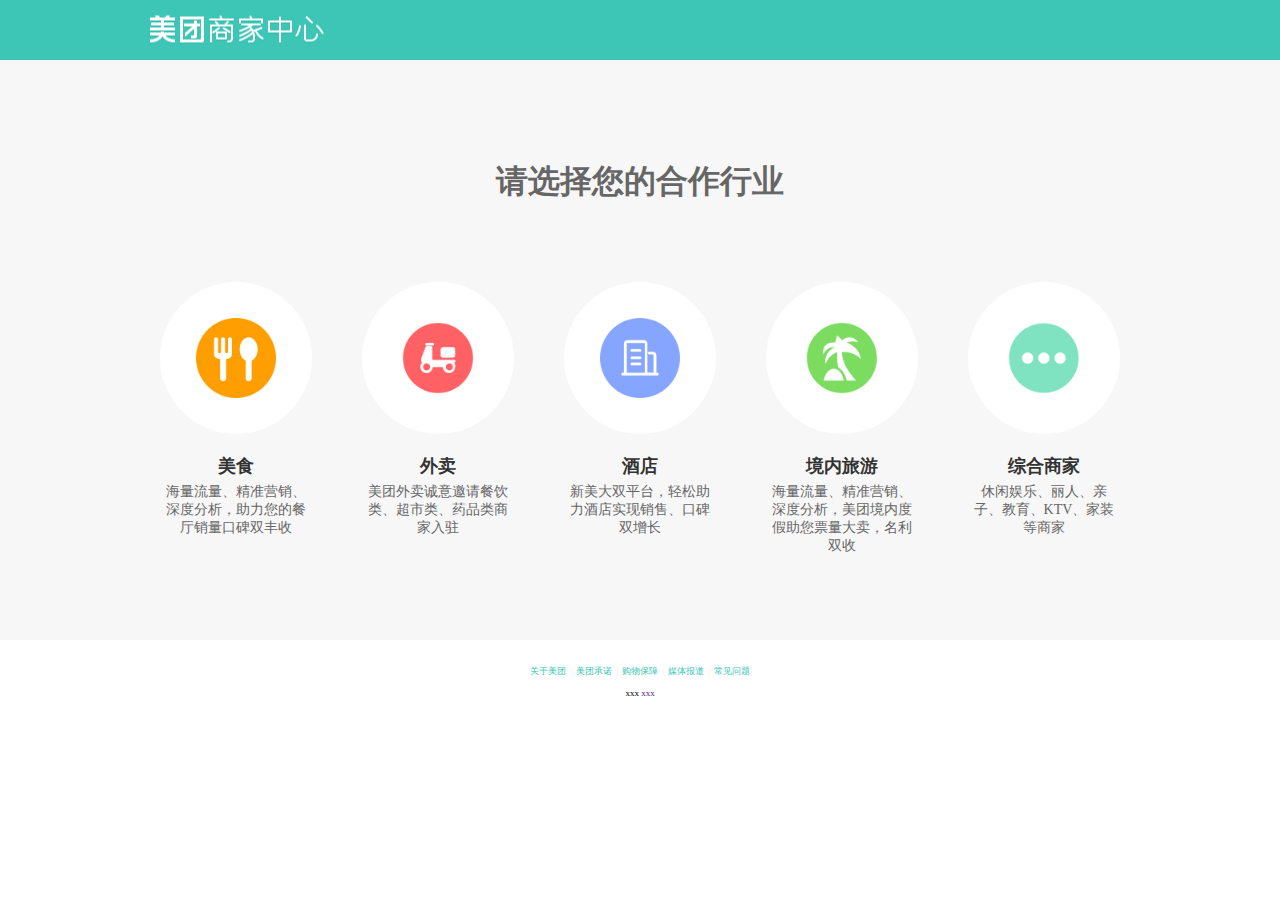
<file: html/hotel.html>
<!DOCTYPE html>
<html lang="en">

<head>
  <meta charset="UTF-8">
  <meta name="viewport" content="width=device-width, initial-scale=1.0">
  <title>商家入驻</title>
  <link rel="shortcut icon" href="../images/团.png">
  <link rel="stylesheet" href="../css/common.css">
  <link rel="stylesheet" type="text/css" href="../css/hotel.css" />
</head>

<body>

  <div class="root">
    <div class="header">
      <div class="header-content">
        <img src="../images/hotel-img/美团商家中心.png" alt="图片走丢了">
      </div>
    </div>
    <div class="contain">
      <div class="contain-content">
        <h2 class="contain-text">请选择您的合作行业</h2>
        <ul>
          <li>
            <a href="#" class="contain-cycle">
              <img src="../images/hotel-img/美食.png" alt="图片走丢了" class="contain-cycle-img">
            </a>
            <div class="contain-introduce">
              <strong>美食</strong>
              <p>海量流量、精准营销、深度分析，助力您的餐厅销量口碑双丰收</p>
            </div>
          </li>
          <li>
            <a href="#" class="contain-cycle">
              <img src="../images/hotel-img/外卖.png" alt="图片走丢了" class="contain-cycle-img">
            </a>
            <div class="contain-introduce">
              <strong>外卖</strong>
              <p>美团外卖诚意邀请餐饮类、超市类、药品类商家入驻</p>
            </div>
          </li>
          <li>
            <a href="#" class="contain-cycle">
              <img src="../images/hotel-img/酒店.png" alt="图片走丢了" class="contain-cycle-img">
            </a>
            <div class="contain-introduce">
              <strong>酒店</strong>
              <p>新美大双平台，轻松助力酒店实现销售、口碑双增长</p>
            </div>
          </li>
          <li>
            <a href="#" class="contain-cycle">
              <img src="../images/hotel-img/境内旅游.png" alt="图片走丢了" class="contain-cycle-img">
            </a>
            <div class="contain-introduce">
              <strong>境内旅游</strong>
              <p>海量流量、精准营销、深度分析，美团境内度假助您票量大卖，名利双收</p>
            </div>
          </li>
          <li>
            <a href="#" class="contain-cycle">
              <img src="../images/hotel-img/综合商家.png" alt="图片走丢了" class="contain-cycle-img">
            </a>
            <div class="contain-introduce">
              <strong>综合商家</strong>
              <p>休闲娱乐、丽人、亲子、教育、KTV、家装等商家</p>
            </div>
          </li>
        </ul>
      </div>
    </div>
  </div>

  <div id="footer">
    <div class="footer-top">
      <a href="">关于美团</a>
      <span>|</span>
      <a href="">美团承诺</a>
      <span>|</span>
      <a href="">购物保障</a>
      <span>|</span>
      <a href="">媒体报道</a>
      <span>|</span>
      <a href="">常见问题</a>
    </div>
    <div class="footer-bottom">
      xxx
      <a href="">xxx</a>
    </div>
  </div>
</body>

</html>
</file>
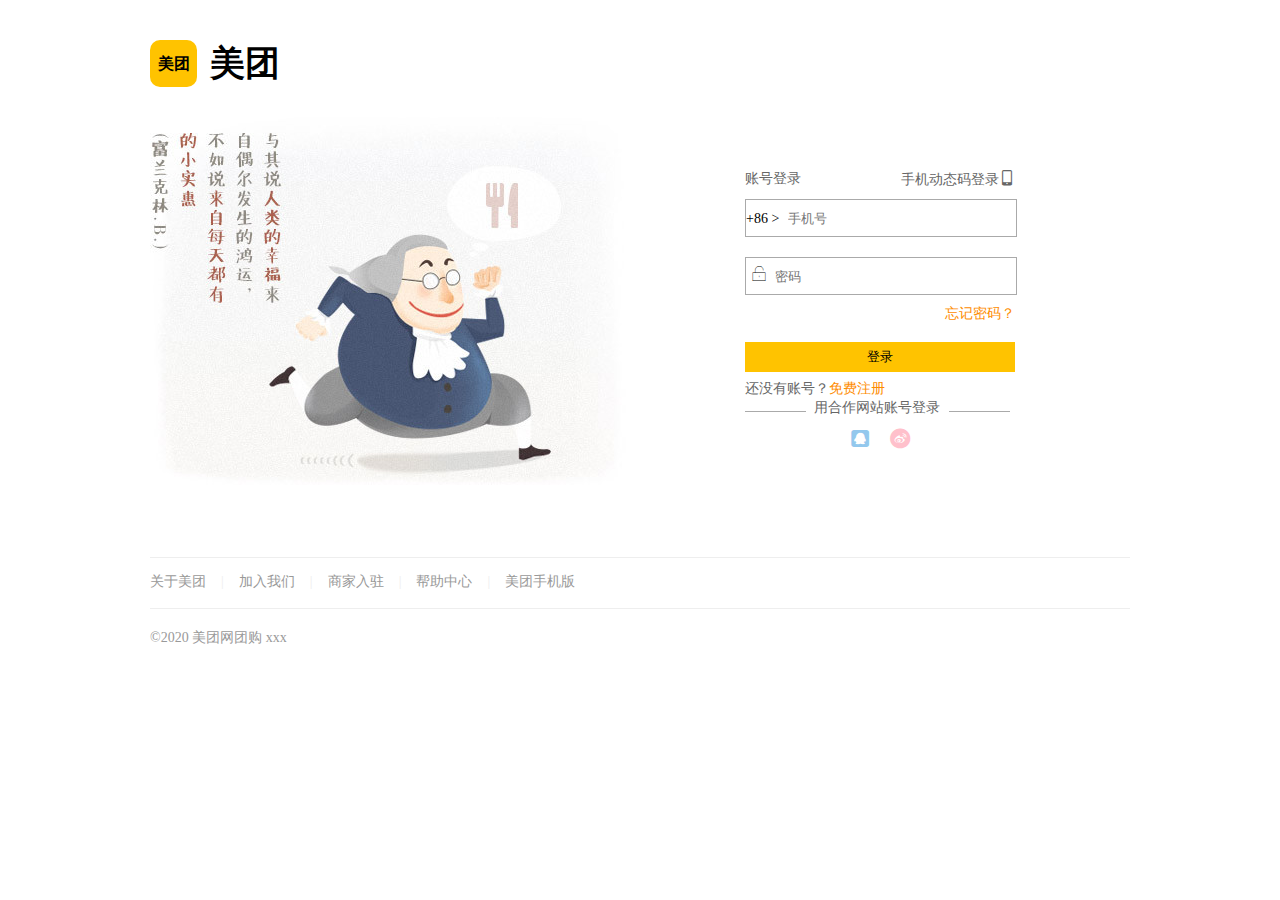
<file: html/login.html>
<!DOCTYPE html>
<html lang="en">

<head>
  <meta charset="UTF-8" />
  <meta name="viewport" content="width=device-width, initial-scale=1.0" />
  <title>登录 | 美团网</title>
  <link rel="icon" href="../images/index-img/网站导航/meituan.png" />
  <link rel="stylesheet" href="../font/login/iconfont.css" />
  <link rel="stylesheet" href="../css/common.css" />
  <link rel="stylesheet" href="../css/login.css" />
</head>

<body>
  <div class="mt">
    <div class="mt-header">
      <a href="https://kunshan.meituan.com/">
        <div class="logo">美团</div>
        <div class="content">美团</div>
      </a>
    </div>
    <div class="mt-body">
      <div class="mt-bodyContent">
        <img src="../images/login.jpg" alt="图片走丢了" />
        <div class="mt-input">
          <div class="input-null"></div>
          <div class="login-type">
            <span>账号登录</span>
            <a href="#"><span>手机动态码登录<i class="iconfont">&#xe633;</i></span></a>
          </div>
          <div class="phone">
            <span class="country-area">+86 ></span>
            <input type="text" placeholder="手机号" maxlength="15" name="phoneNumber" class="phone-input" />
          </div>
          <div class="password">
            <i class="iconfont icon-password">&#xe6a1;</i>
            <input type="password" placeholder="密码" name="password" class="password-input" />
          </div>
          <div class="forget-password">
            <a href="#" style="color: #fe8c00">忘记密码？</a>
          </div>
          <input type="submit" class="btn" name="commit" value="登录" />
          <p class="guide">还没有账号？<a href="#"><span>免费注册</span></a></p>
          <div class="title-wrapper">
            <hr />
            <span>用合作网站账号登录</span>
            <hr />
          </div>
          <div class="login-iconfont">
            <i class="iconfont icon-qq">&#xe79f;</i>
            <i class="iconfont icon-weiBo">&#xe619;</i>
          </div>
        </div>
      </div>
    </div>
    <div class="mt-footer">
      <div class="footer-content">
        <ul>
          <li><a href="#">关于美团</a><span>|</span></li>
          <li><a href="#">加入我们</a><span>|</span></li>
          <li><a href="#">商家入驻</a><span>|</span></li>
          <li><a href="#">帮助中心</a><span>|</span></li>
          <li><a href="#">美团手机版</a></li>
        </ul>
      </div>
      <div class="footer-end">
        <p>
          ©2020 美团网团购 xxx
        </p>
      </div>
    </div>
  </div>
  <script src="../js/common.js"></script>
  <script src="../js/login.js"></script>
</body>

</html>
</file>
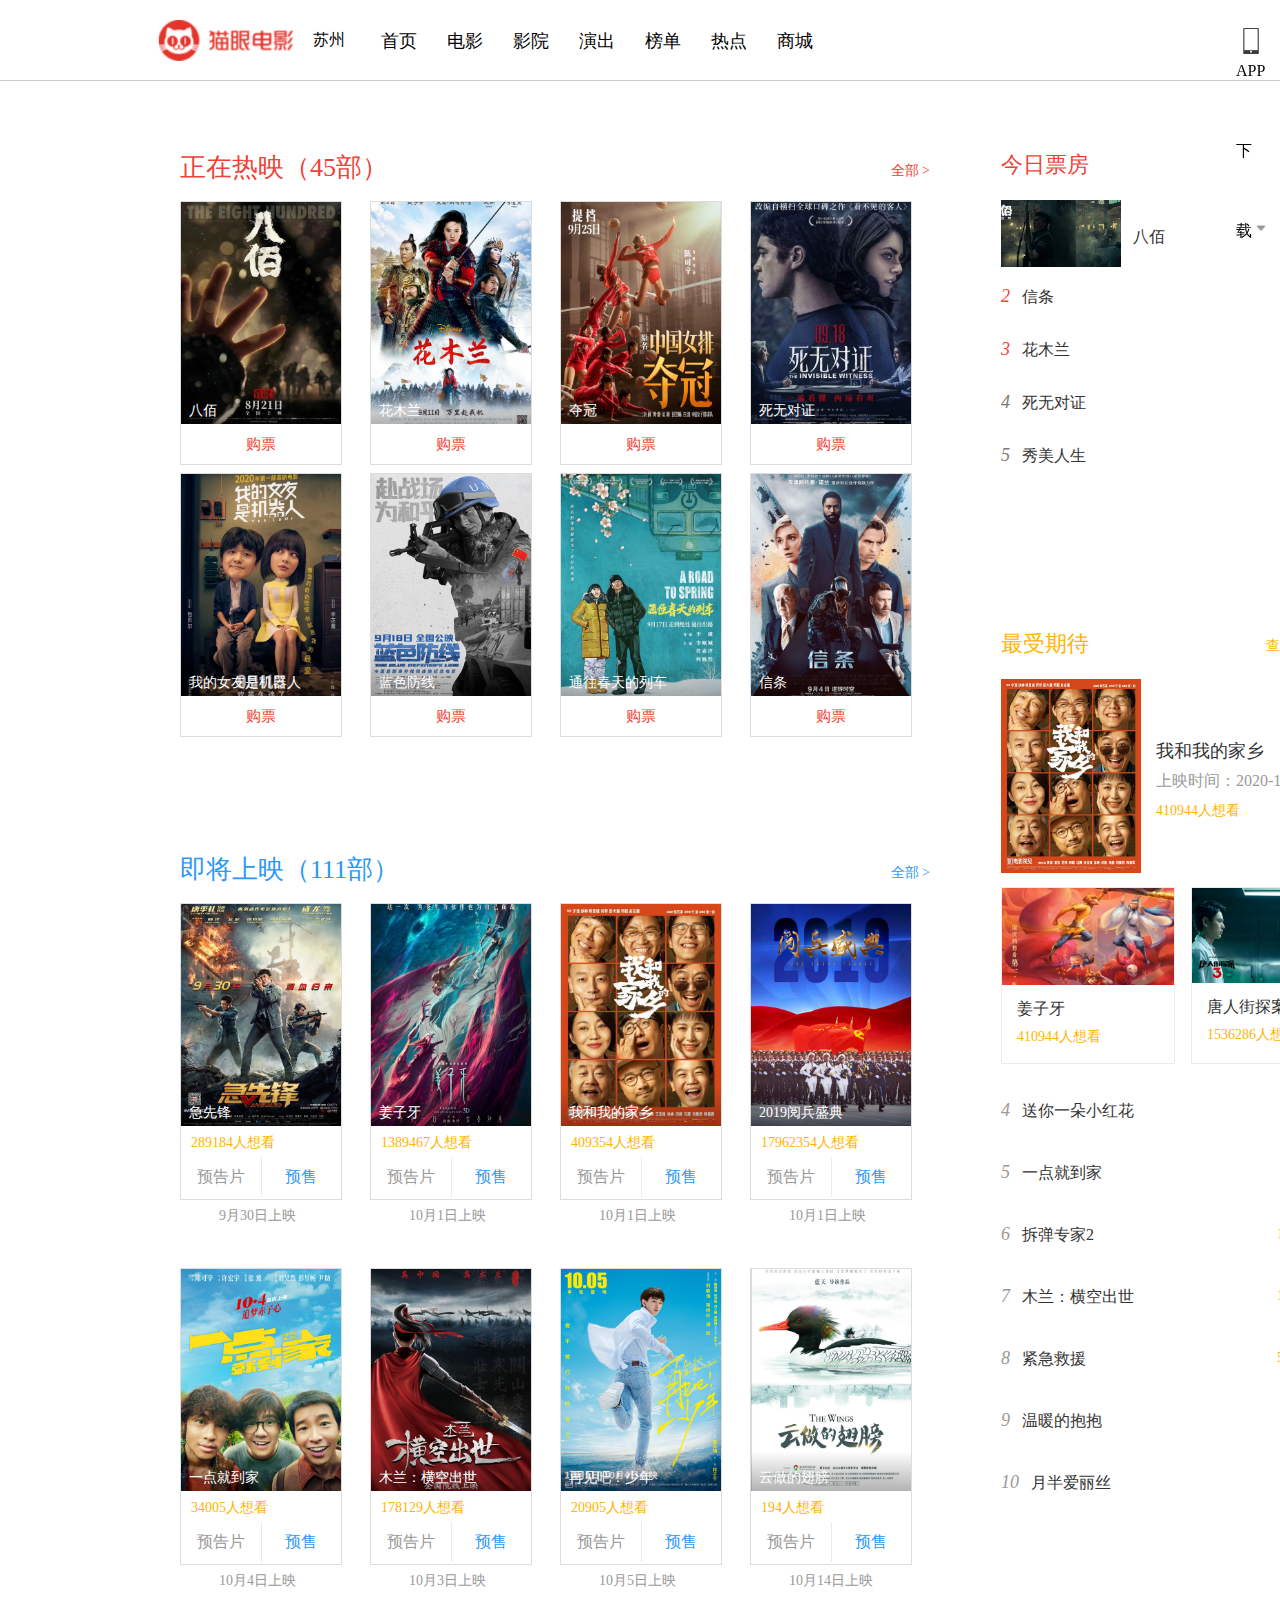
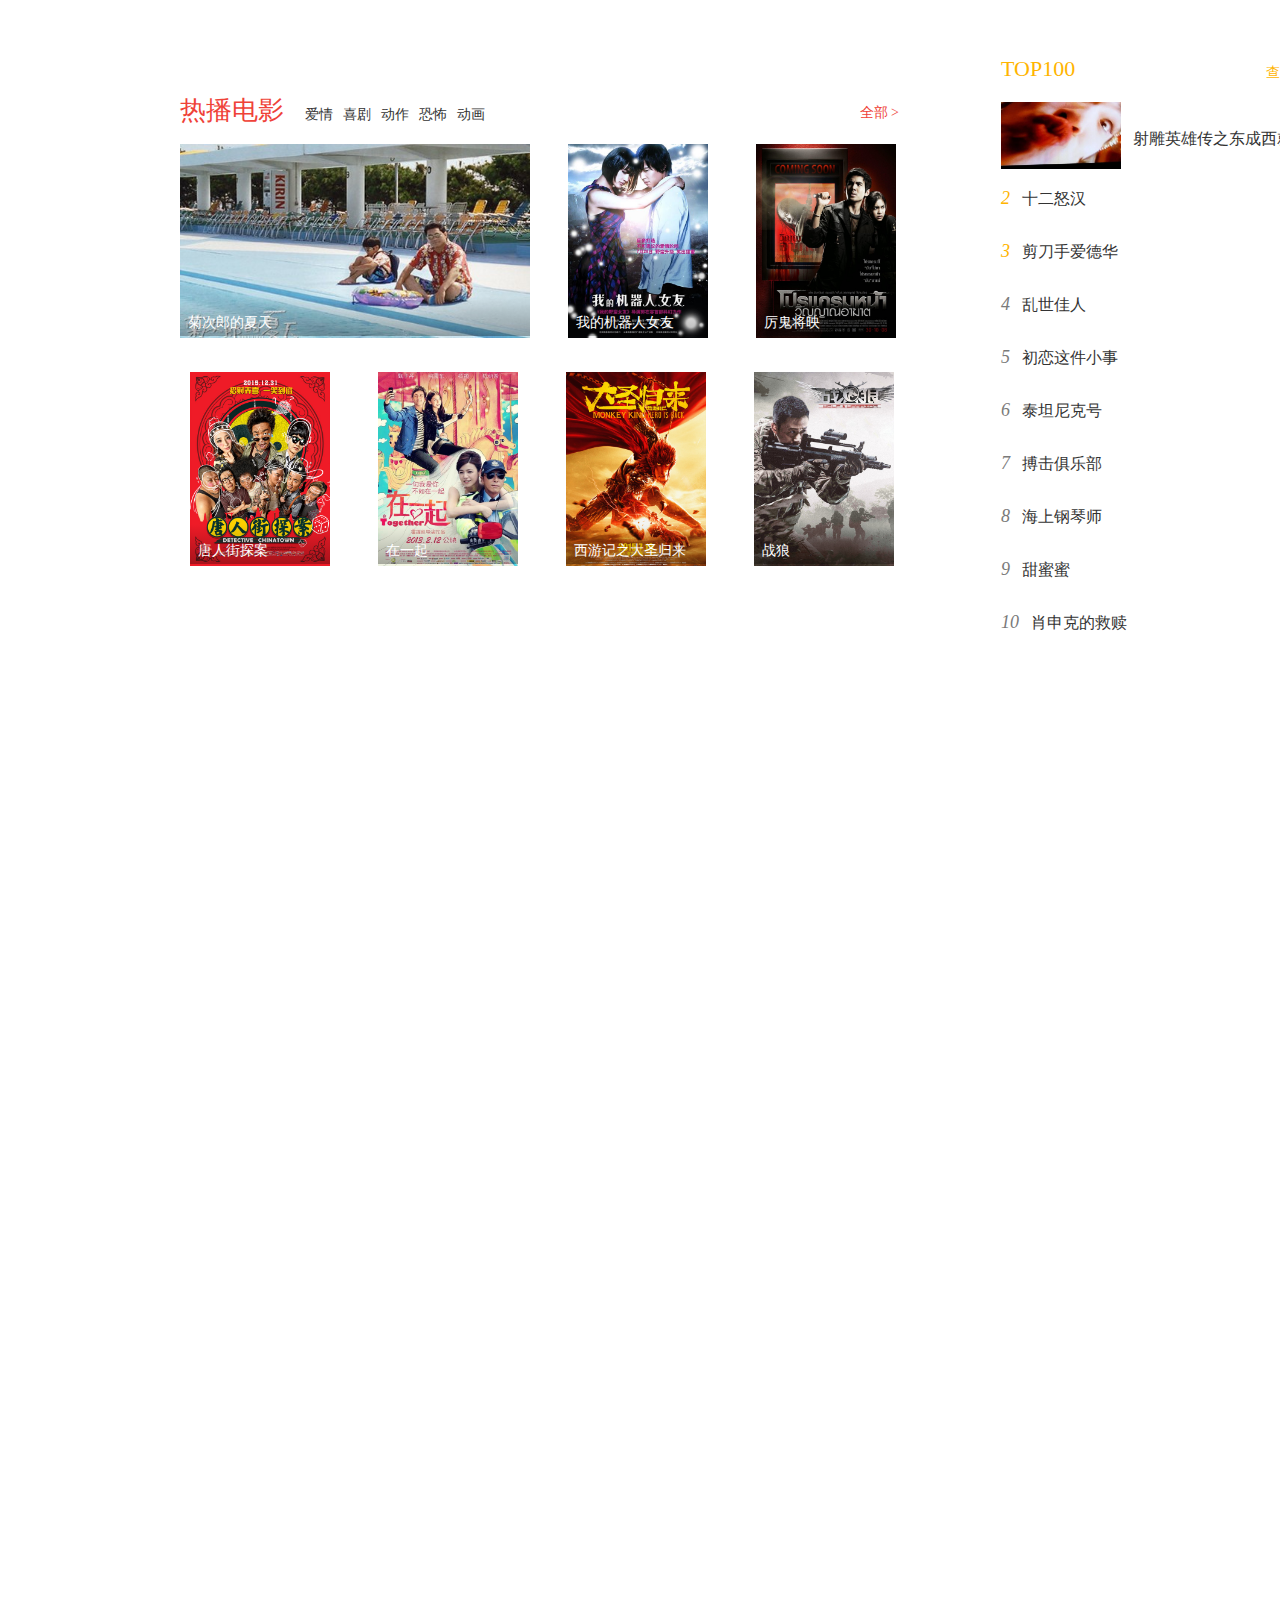
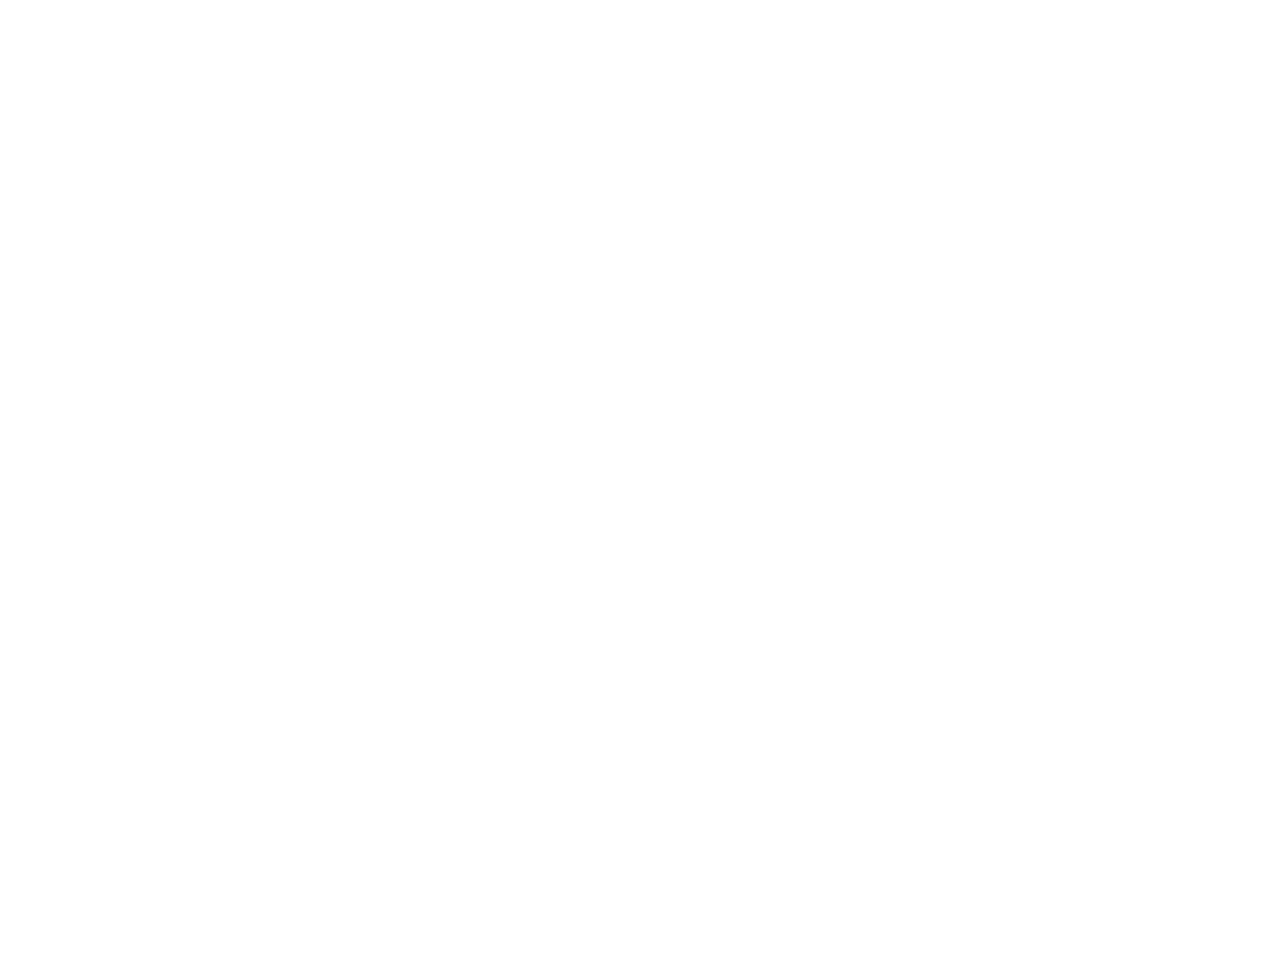
<file: html/movie.html>
<!DOCTYPE html>
<html lang="en">

<head>
    <meta charset="UTF-8">
    <meta name="viewport" content="width=device-width,initial-scale=1.0,maximum-scale=1.0,user-scalable=no">
    <title>电影院票房购票_评分_选座_经典影视推荐-猫眼电影</title>
    <link rel="icon" href="../images/icons/猫眼电影.ico" type="image/x-icon" />
    <link rel="stylesheet" type="text/css" href="../css/movie.css" />
</head>

<body>
    <div class="all">
        <div class="header">
            <div class="box">
                <h1 class="icon">
                    <a href="//maoyan.com" class="logo" data-act="icon-click"><img
                            src="../images/icons/maoyandianying.png" alt="猫眼电影" style="height: 80px;" /></a>
                </h1>
                <div class="city-container">
                    <div class="city-name">
                        苏州
                        <span class="caret"></span>
                    </div>
                </div>
                <div class="nav">
                    <ul class="nav-bar">
                        <li>
                            <a href="">首页</a>
                        </li>
                        <li>
                            <a href="">电影</a>
                        </li>
                        <li>
                            <a href="">影院</a>
                        </li>
                        <li>
                            <a href="">演出</a>
                        </li>
                        <li>
                            <a href="">榜单</a>
                        </li>
                        <li>
                            <a href="">热点</a>
                        </li>
                        <li>
                            <a href="">商城</a>
                        </li>
                    </ul>
                </div>
                <div class="app-download">
                    <div class="download-main">
                        <img src="../images/icons/Phone.png" class="download-icon" />
                        <span class="Apptext">APP下载</span>
                        <img src="../images/icons/下 拉 .png" alt="" style="height: 10px; position: relative;bottom: 28px;">
                    </div>
                    <div class="download-qrcode">
                        <img src="../images/movie-img/header/qrcode.png" alt="" style="width: 70px;margin-top: 80px;">
                        <p>扫码下载APP</p>
                        <p style="color: #999;">选座更优惠</p>
                    </div>
                </div>
                <form class="searchinfo">
                    <input name="kw" class="search" type="search" maxlength="32" placeholder="找影视剧、影人、影院"
                        autocomplete="off">
                    <input class="submit" type="submit" value="">
                </form>
                <div class="user-info">
                    <a class="login" href="">
                        <img src="../images/icons/user.png" style="height: 40px; " />
                        <img src="../images/icons/下 拉 .png" alt="" style="height: 10px; position: relative;bottom: 15px;">
                    </a>
                </div>
            </div>
        </div>
        <div class="all-content">
            <div class="main-content">
                <div class="movie-part">
                    <div class="part1">
                        <div class="movieMsg">
                            <div class="category">
                                <h2>正在热映（45部）</h2>
                                <a href=""><span>全部&nbsp;></span></a>
                            </div>
                            <ul>
                                <li>
                                    <div class="score">
                                        八佰
                                    </div>
                                    <div class="mask">
                                    </div>
                                    <a href="">
                                        <div class="pic">
                                            <img src="../images/movie-img/正在热映/八佰.jpg">
                                        </div>
                                    </a>
                                    <a href="">
                                        <div class="btn">
                                            购票
                                        </div>
                                    </a>
                                </li>
                                <li>
                                    <div class="score">
                                        花木兰
                                    </div>
                                    <div class="mask">
                                    </div>
                                    <a href="">
                                        <div class="pic">
                                            <img src="../images/movie-img/正在热映/花木兰.jpg">
                                        </div>
                                    </a>
                                    <a href="">
                                        <div class="btn">
                                            购票
                                        </div>
                                    </a>
                                </li>
                                <li>
                                    <div class="score">
                                        夺冠
                                    </div>
                                    <div class="mask">
                                    </div>
                                    <a href="">
                                        <div class="pic">
                                            <img src="../images/movie-img/正在热映/夺冠.jpg">
                                        </div>
                                    </a>
                                    <a href="">
                                        <div class="btn">
                                            购票
                                        </div>
                                    </a>
                                </li>
                                <li>
                                    <div class="score">
                                        死无对证
                                    </div>
                                    <div class="mask">
                                    </div>
                                    <a href="">
                                        <div class="pic">
                                            <img src="../images/movie-img/正在热映/死无对证.jpg">
                                        </div>
                                    </a>
                                    <a href="">
                                        <div class="btn">
                                            购票
                                        </div>
                                    </a>
                                </li>
                                <li>
                                    <div class="score">
                                        我的女友是机器人
                                    </div>
                                    <div class="mask">
                                    </div>
                                    <a href="">
                                        <div class="pic">
                                            <img src="../images/movie-img/正在热映/我的女友是机器人.jpg">
                                        </div>
                                    </a>
                                    <a href="">
                                        <div class="btn">
                                            购票
                                        </div>
                                    </a>
                                </li>
                                <li>
                                    <div class="score">
                                        蓝色防线
                                    </div>
                                    <div class="mask">
                                    </div>
                                    <a href="">
                                        <div class="pic">
                                            <img src="../images/movie-img/正在热映/蓝色防线.jpg">
                                        </div>
                                    </a>
                                    <a href="">
                                        <div class="btn">
                                            购票
                                        </div>
                                    </a>
                                </li>
                                <li>
                                    <div class="score">
                                        通往春天的列车
                                    </div>
                                    <div class="mask">
                                    </div>
                                    <a href="">
                                        <div class="pic">
                                            <img src="../images/movie-img/正在热映/通往春天的列车.jpg">
                                        </div>
                                    </a>
                                    <a href="">
                                        <div class="btn">
                                            购票
                                        </div>
                                    </a>
                                </li>
                                <li>
                                    <div class="score">
                                        信条
                                    </div>
                                    <div class="mask">
                                    </div>
                                    <a href="">
                                        <div class="pic">
                                            <img src="../images/movie-img/正在热映/信条.png">
                                        </div>
                                    </a>
                                    <a href="">
                                        <div class="btn">
                                            购票
                                        </div>
                                    </a>
                                </li>
                            </ul>
                        </div>
                    </div>
                    <div class="part2">
                        <div class="movieMsg">
                            <div class="category">
                                <h2>即将上映（111部）</h2>
                                <a href=""><span>全部&nbsp;></span></a>
                            </div>
                            <ul>
                                <li>
                                    <div class="score">
                                        急先锋
                                    </div>
                                    <div class="mask">
                                    </div>
                                    <a href="">
                                        <div class="pic">
                                            <img src="../images/movie-img/即将上映/急先锋.jpg">
                                        </div>
                                    </a>
                                    <span>289184人想看</span>
                                    <div class="order">
                                        <div>预告片</div>
                                        <a href="" class="order-info">
                                            <div>预售</div>
                                        </a>
                                    </div>
                                    <span
                                        style="color: #999;display: block; margin: 15px auto auto 38px;">9月30日上映</span>
                                </li>
                                <li>
                                    <div class="score">
                                        姜子牙
                                    </div>
                                    <div class="mask">
                                    </div>
                                    <a href="">
                                        <div class="pic">
                                            <img src="../images/movie-img/即将上映/姜子牙.jpg">
                                        </div>
                                    </a>
                                    <span>1389467人想看</span>
                                    <div class="order">
                                        <div>预告片</div>
                                        <a href="" class="order-info">
                                            <div>预售</div>
                                        </a>
                                    </div>
                                    <span
                                        style="color: #999;display: block; margin: 15px auto auto 38px;">10月1日上映</span>
                                </li>
                                <li>
                                    <div class="score">
                                        我和我的家乡
                                    </div>
                                    <div class="mask">
                                    </div>
                                    <a href="">
                                        <div class="pic">
                                            <img src="../images/movie-img/即将上映/我和我的家乡.jpg">
                                        </div>
                                    </a>
                                    <span>409354人想看</span>
                                    <div class="order">
                                        <div>预告片</div>
                                        <a href="" class="order-info">
                                            <div>预售</div>
                                        </a>
                                    </div>
                                    <span
                                        style="color: #999;display: block; margin: 15px auto auto 38px;">10月1日上映</span>
                                </li>
                                <li>
                                    <div class="score">
                                        2019阅兵盛典
                                    </div>
                                    <div class="mask">
                                    </div>
                                    <a href="">
                                        <div class="pic">
                                            <img src="../images/movie-img/即将上映/2019阅兵盛典.jpg">
                                        </div>
                                    </a>
                                    <span>17962354人想看</span>
                                    <div class="order">
                                        <div>预告片</div>
                                        <a href="" class="order-info">
                                            <div>预售</div>
                                        </a>
                                    </div>
                                    <span
                                        style="color: #999;display: block; margin: 15px auto auto 38px;">10月1日上映</span>
                                </li>
                                <li>
                                    <div class="score">
                                        一点就到家
                                    </div>
                                    <div class="mask">
                                    </div>
                                    <a href="">
                                        <div class="pic">
                                            <img src="../images/movie-img/即将上映/一点就到家.jpg">
                                        </div>
                                    </a>
                                    <span>34005人想看</span>
                                    <div class="order">
                                        <div>预告片</div>
                                        <a href="" class="order-info">
                                            <div>预售</div>
                                        </a>
                                    </div>
                                    <span
                                        style="color: #999;display: block; margin: 15px auto auto 38px;">10月4日上映</span>
                                </li>
                                <li>
                                    <div class="score">
                                        木兰：横空出世
                                    </div>
                                    <div class="mask">
                                    </div>
                                    <a href="">
                                        <div class="pic">
                                            <img src="../images/movie-img/即将上映/木兰：横空出世.jpg">
                                        </div>
                                    </a>
                                    <span>178129人想看</span>
                                    <div class="order">
                                        <div>预告片</div>
                                        <a href="" class="order-info">
                                            <div>预售</div>
                                        </a>
                                    </div>
                                    <span
                                        style="color: #999;display: block; margin: 15px auto auto 38px;">10月3日上映</span>
                                </li>
                                <li>
                                    <div class="score">
                                        再见吧！少年
                                    </div>
                                    <div class="mask">
                                    </div>
                                    <a href="">
                                        <div class="pic">
                                            <img src="../images/movie-img/即将上映/再见吧！少年.jpg">
                                        </div>
                                    </a>
                                    <span>20905人想看</span>
                                    <div class="order">
                                        <div>预告片</div>
                                        <a href="" class="order-info">
                                            <div>预售</div>
                                        </a>
                                    </div>
                                    <span
                                        style="color: #999;display: block; margin: 15px auto auto 38px;">10月5日上映</span>
                                </li>
                                <li>
                                    <div class="score">
                                        云做的翅膀
                                    </div>
                                    <div class="mask">
                                    </div>
                                    <a href="">
                                        <div class="pic">
                                            <img src="../images/movie-img/即将上映/云做的翅膀.jpg">
                                        </div>
                                    </a>
                                    <span>194人想看</span>
                                    <div class="order">
                                        <div>预告片</div>
                                        <a href="" class="order-info">
                                            <div>预售</div>
                                        </a>
                                    </div>
                                    <span
                                        style="color: #999;display: block; margin: 15px auto auto 38px;">10月14日上映</span>
                                </li>
                            </ul>
                        </div>
                    </div>
                    <div class="part3">
                        <div class="movieMsg">
                            <div class="category">
                                <h2>热播电影</h2>
                                <dl>
                                    <dt>
                                        <a href="">爱情</a>
                                    </dt>
                                    <dt>
                                        <a href="">喜剧</a>
                                    </dt>
                                    <dt>
                                        <a href="">动作</a>
                                    </dt>
                                    <dt>
                                        <a href="">恐怖</a>
                                    </dt>
                                    <dt>
                                        <a href="">动画</a>
                                    </dt>
                                </dl>
                                <a href=""><span>全部&nbsp;></span></a>
                            </div>
                            <ul>
                                <li>
                                    <div class="mask-info">
                                        <div class="score">
                                            菊次郎的夏天
                                        </div>
                                        <div class="mask" style="height: 40px; width: 350px;">
                                        </div>
                                    </div>
                                    <a href="">
                                        <img src="../images/movie-img/热播电影/菊次郎的夏天.jpg" alt="">
                                    </a>
                                </li>
                                <li>
                                    <div class="mask-info">
                                        <div class="score">
                                            我的机器人女友
                                        </div>
                                        <div class="mask">
                                        </div>
                                    </div>
                                    <a href="">
                                        <img src="../images/movie-img/热播电影/我的机器人女友.jpg" alt="">
                                    </a>
                                </li>
                                <li>
                                    <div class="mask-info">
                                        <div class="score">
                                            厉鬼将映
                                        </div>
                                        <div class="mask">
                                        </div>
                                    </div>
                                    <a href="">
                                        <img src="../images/movie-img/热播电影/厉鬼将映.jpg" alt="">
                                    </a>
                                </li>
                                <li>
                                    <div class="mask-info">
                                        <div class="score">
                                            唐人街探案
                                        </div>
                                        <div class="mask">
                                        </div>
                                    </div>
                                    <a href="">
                                        <img src="../images/movie-img/热播电影/唐人街探案.jpg" alt="">
                                    </a>
                                </li>
                                <li>
                                    <div class="mask-info">
                                        <div class="score">
                                            在一起
                                        </div>
                                        <div class="mask">
                                        </div>
                                    </div>
                                    <a href="">
                                        <img src="../images/movie-img/热播电影/在一起.jpg" alt="">
                                    </a>
                                </li>
                                <li>
                                    <div class="mask-info">
                                        <div class="score">
                                            西游记之大圣归来
                                        </div>
                                        <div class="mask">
                                        </div>
                                    </div>
                                    <a href="">
                                        <img src="../images/movie-img/热播电影/西游记之大圣归来.jpg" alt="">
                                    </a>
                                </li>
                                <li>
                                    <div class="mask-info">
                                        <div class="score">
                                            战狼
                                        </div>
                                        <div class="mask">
                                        </div>
                                    </div>
                                    <a href="">
                                        <img src="../images/movie-img/热播电影/战狼.jpg" alt="">
                                    </a>
                                </li>
                            </ul>
                        </div>
                    </div>
                </div>
            </div>
            <div class="ranking">
                <div id="part1">
                    <ul>
                        <div class="rank-category">今日票房</div>
                        <li style="height: 67px; line-break: 67px;">
                            <a href="">
                                <div class="ranking-msg1">
                                    <img src="../images/movie-img/今日票房/八佰.jpg" style="width: 120px; ">
                                    <span class="movie-name">八佰</span>
                                    <span class="ranking-num3">1085.42万</span>
                                </div>
                            </a>
                        </li>
                        <li>
                            <a href="">
                                <div class="ranking-msg">
                                    <i class="ranking-num">2</i>
                                    <span class="ranking-name">信条</span>
                                    <span class="ranking-num2">128.3万</span>
                                </div>
                            </a>
                        </li>
                        <li>
                            <a href="">
                                <div class="ranking-msg">
                                    <i class="ranking-num">3</i>
                                    <span class="ranking-name">花木兰</span>
                                    <span class="ranking-num2">151.46万</span>
                                </div>
                            </a>
                        </li>
                        <li>
                            <a href="">
                                <div class="ranking-msg">
                                    <i class="ranking-num" style="color: #7a7a7a;">4</i>
                                    <span class="ranking-name">死无对证</span>
                                    <span class="ranking-num2">68.75万</span>
                                </div>
                            </a>
                        </li>
                        <li>
                            <a href="">
                                <div class="ranking-msg">
                                    <i class="ranking-num" style="color: #7a7a7a;">5</i>
                                    <span class="ranking-name">秀美人生</span>
                                    <span class="ranking-num2">68.22万</span>
                                </div>
                            </a>
                        </li>
                    </ul>
                </div>
                <div id="part2">
                    <ul>
                        <div class="rank-category">
                            最受期待
                            <a href="" class="more">查看完整榜单&nbsp;></a>
                        </div>
                        <li style="height: 194px; line-height: 194px;">
                            <a href="">
                                <div class="ranking-msg1">
                                    <img src="../images/movie-img/最受期待/我和我的家乡.jpg" style="height: 194px;; ">
                                    <div class="preMsg">
                                        <span class="movie-name" style="color: #333;font-size: 18px;">我和我的家乡</span>
                                        <span class="pre-time style="
                                            style="color: #999;font-size: 16px;">上映时间：2020-10-01</span>
                                        <span style="color: #ffb400;font-size: 14px;">410944人想看</span>
                                    </div>
                                </div>
                            </a>
                        </li>
                        <li>
                            <div class="pre-content">
                                <a href="">
                                    <div>
                                        <img src="../images/movie-img/最受期待/姜子牙1.jpg" alt="">
                                        <span style="color: #333;display: block; margin: 10px auto 8px 15px;">姜子牙</span>
                                        <span
                                            style="color: #ffb400;font-size: 14px;display: block;margin-left: 15px;">410944人想看</span>
                                    </div>
                                </a>
                                <a href="">
                                    <div>
                                        <img src="../images/movie-img/最受期待/唐人街探案3.jpg" alt="">
                                        <span
                                            style="color: #333;display: block; margin: 10px auto 8px 15px;">唐人街探案3</span>
                                        <span
                                            style="color: #ffb400;font-size: 14px;display: block;margin-left: 15px;">1536286人想看</span>
                                    </div>
                                </a>
                            </div>

                        </li>
                        <li>
                            <a href="">
                                <div class="ranking-msg">
                                    <i class="ranking-num">4</i>
                                    <span class="ranking-name">送你一朵小红花</span>
                                    <span class="ranking-num2">67282人想看</span>
                                </div>
                            </a>
                        </li>
                        <li>
                            <a href="">
                                <div class="ranking-msg">
                                    <i class="ranking-num">5</i>
                                    <span class="ranking-name">一点就到家</span>
                                    <span class="ranking-num2">36200人想看</span>
                                </div>
                            </a>
                        </li>
                        <li>
                            <a href="">
                                <div class="ranking-msg">
                                    <i class="ranking-num">6</i>
                                    <span class="ranking-name">拆弹专家2</span>
                                    <span class="ranking-num2">138429人想看</span>
                                </div>
                            </a>
                        </li>
                        <li>
                            <a href="">
                                <div class="ranking-msg">
                                    <i class="ranking-num">7</i>
                                    <span class="ranking-name">木兰：横空出世</span>
                                    <span class="ranking-num2">178886人想看</span>
                                </div>
                            </a>
                        </li>
                        <li>
                            <a href="">
                                <div class="ranking-msg">
                                    <i class="ranking-num">8</i>
                                    <span class="ranking-name">紧急救援</span>
                                    <span class="ranking-num2">544472人想看</span>
                                </div>
                            </a>
                        </li>
                        <li>
                            <a href="">
                                <div class="ranking-msg">
                                    <i class="ranking-num">9</i>
                                    <span class="ranking-name">温暖的抱抱</span>
                                    <span class="ranking-num2">21728人想看</span>
                                </div>
                            </a>
                        </li>
                        <li>
                            <a href="">
                                <div class="ranking-msg">
                                    <i class="ranking-num">10</i>
                                    <span class="ranking-name">月半爱丽丝</span>
                                    <span class="ranking-num2">22967人想看</span>
                                </div>
                            </a>
                        </li>

                </div>
                <div id="part3">
                    <ul>
                        <div class="rank-category">TOP100
                            <a href="" class="more">查看完整榜单&nbsp;></a>
                        </div>
                        <li style="height: 67px; line-break: 67px;">
                            <a href="">
                                <div class="ranking-msg1">
                                    <img src="../images/movie-img/TOP100/东成西就.jpg" style="width: 120px; ">
                                    <span class="movie-name">射雕英雄传之东成西就</span>
                                    <span class="ranking-num3">8.8分</span>
                                </div>
                            </a>
                        </li>
                        <li>
                            <a href="">
                                <div class="ranking-msg">
                                    <i class="ranking-num">2</i>
                                    <span class="ranking-name">十二怒汉</span>
                                    <span class="ranking-num2">9.1分</span>
                                </div>
                            </a>
                        </li>
                        <li>
                            <a href="">
                                <div class="ranking-msg">
                                    <i class="ranking-num">3</i>
                                    <span class="ranking-name">剪刀手爱德华</span>
                                    <span class="ranking-num2">8.8分</span>
                                </div>
                            </a>
                        </li>
                        <li>
                            <a href="">
                                <div class="ranking-msg">
                                    <i class="ranking-num" style="color: #7a7a7a;">4</i>
                                    <span class="ranking-name">乱世佳人</span>
                                    <span class="ranking-num2">9.1分</span>
                                </div>
                            </a>
                        </li>
                        <li>
                            <a href="">
                                <div class="ranking-msg">
                                    <i class="ranking-num" style="color: #7a7a7a;">5</i>
                                    <span class="ranking-name">初恋这件小事</span>
                                    <span class="ranking-num2">8.8分</span>
                                </div>
                            </a>
                        </li>
                        <li>
                            <a href="">
                                <div class="ranking-msg">
                                    <i class="ranking-num" style="color: #7a7a7a;">6</i>
                                    <span class="ranking-name">泰坦尼克号</span>
                                    <span class="ranking-num2">9.4分</span>
                                </div>
                            </a>
                        </li>
                        <li>
                            <a href="">
                                <div class="ranking-msg">
                                    <i class="ranking-num" style="color: #7a7a7a;">7</i>
                                    <span class="ranking-name">搏击俱乐部</span>
                                    <span class="ranking-num2">8.8分</span>
                                </div>
                            </a>
                        </li>
                        <li>
                            <a href="">
                                <div class="ranking-msg">
                                    <i class="ranking-num" style="color: #7a7a7a;">8</i>
                                    <span class="ranking-name">海上钢琴师</span>
                                    <span class="ranking-num2">9.3分</span>
                                </div>
                            </a>
                        </li>
                        <li>
                            <a href="">
                                <div class="ranking-msg">
                                    <i class="ranking-num" style="color: #7a7a7a;">9</i>
                                    <span class="ranking-name">甜蜜蜜</span>
                                    <span class="ranking-num2">9.2分</span>
                                </div>
                            </a>
                        </li>
                        <li>
                            <a href="">
                                <div class="ranking-msg">
                                    <i class="ranking-num" style="color: #7a7a7a;">10</i>
                                    <span class="ranking-name">肖申克的救赎</span>
                                    <span class="ranking-num2">9.5分</span>
                                </div>
                            </a>
                        </li>
                    </ul>
                </div>
                </div>
            </div>
        </div>
        <div class="footer">
        </div>
    </div>
</body>

</html>
</file>
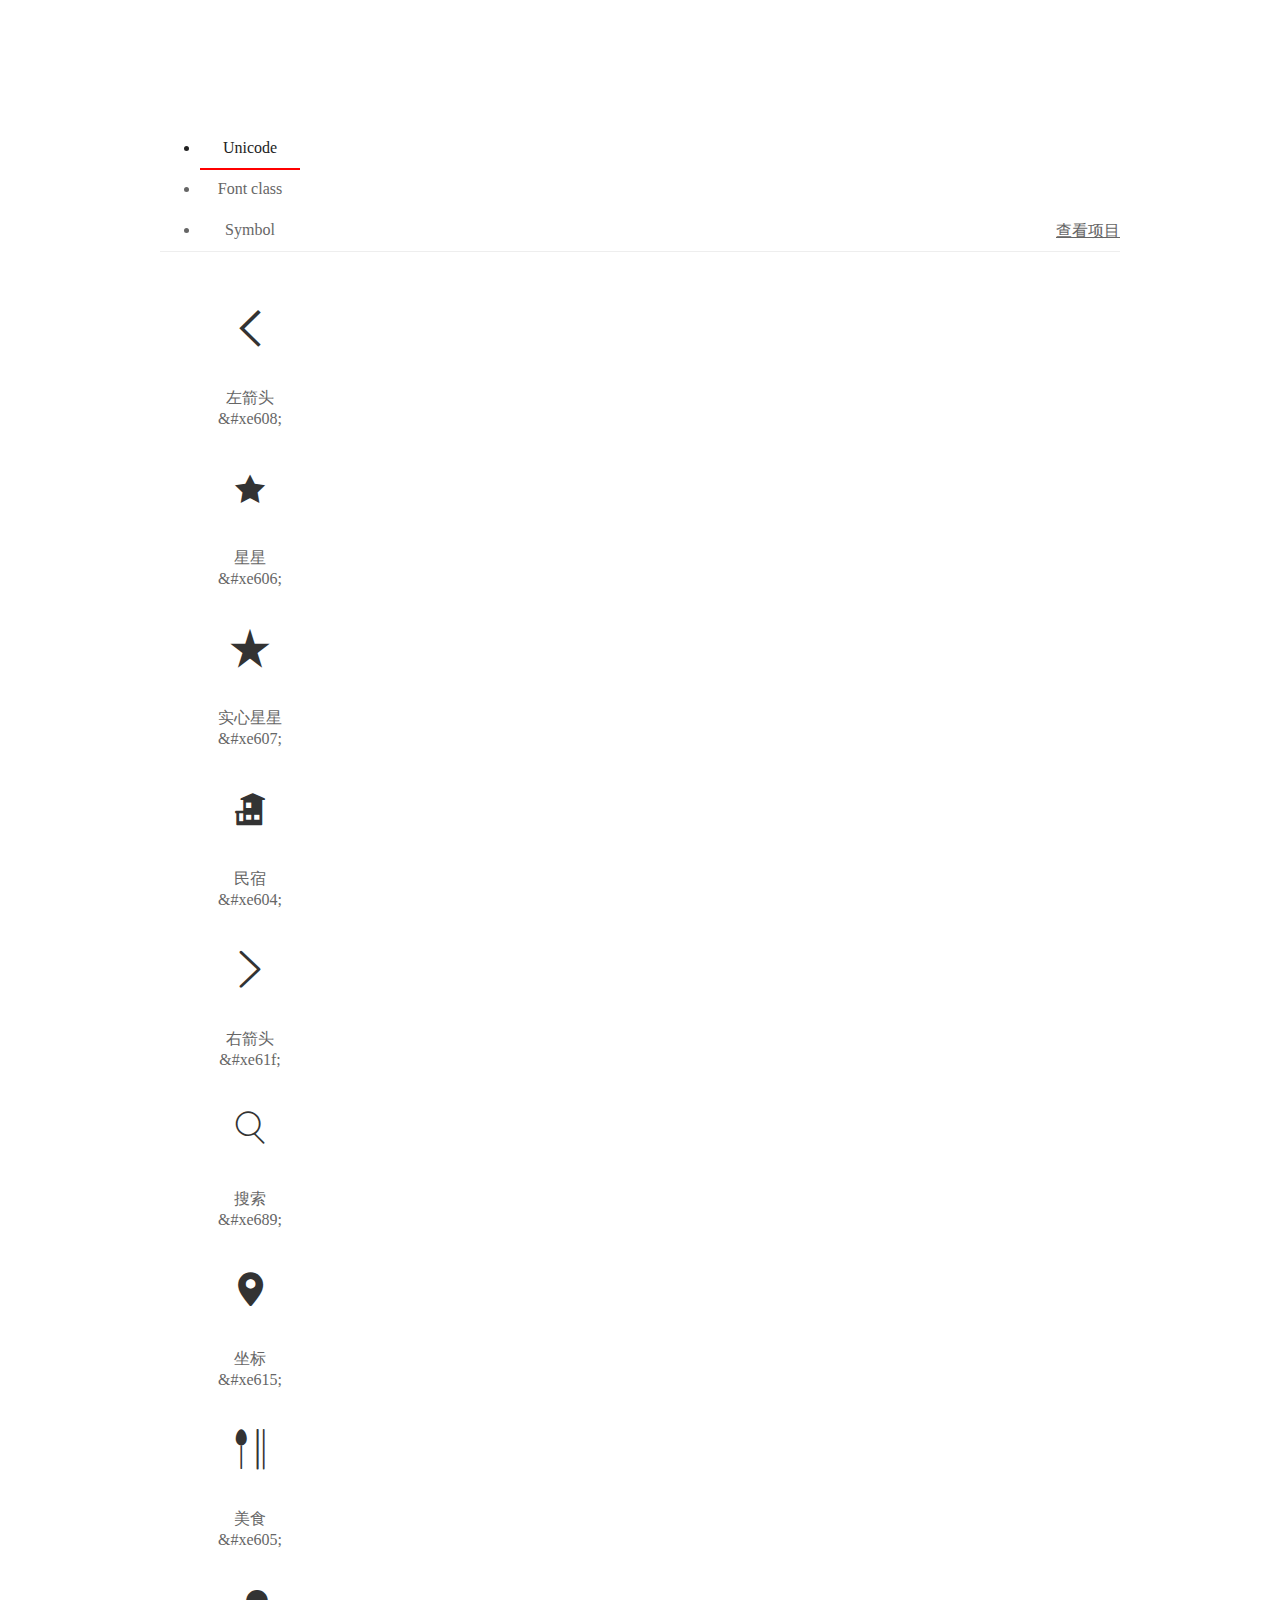
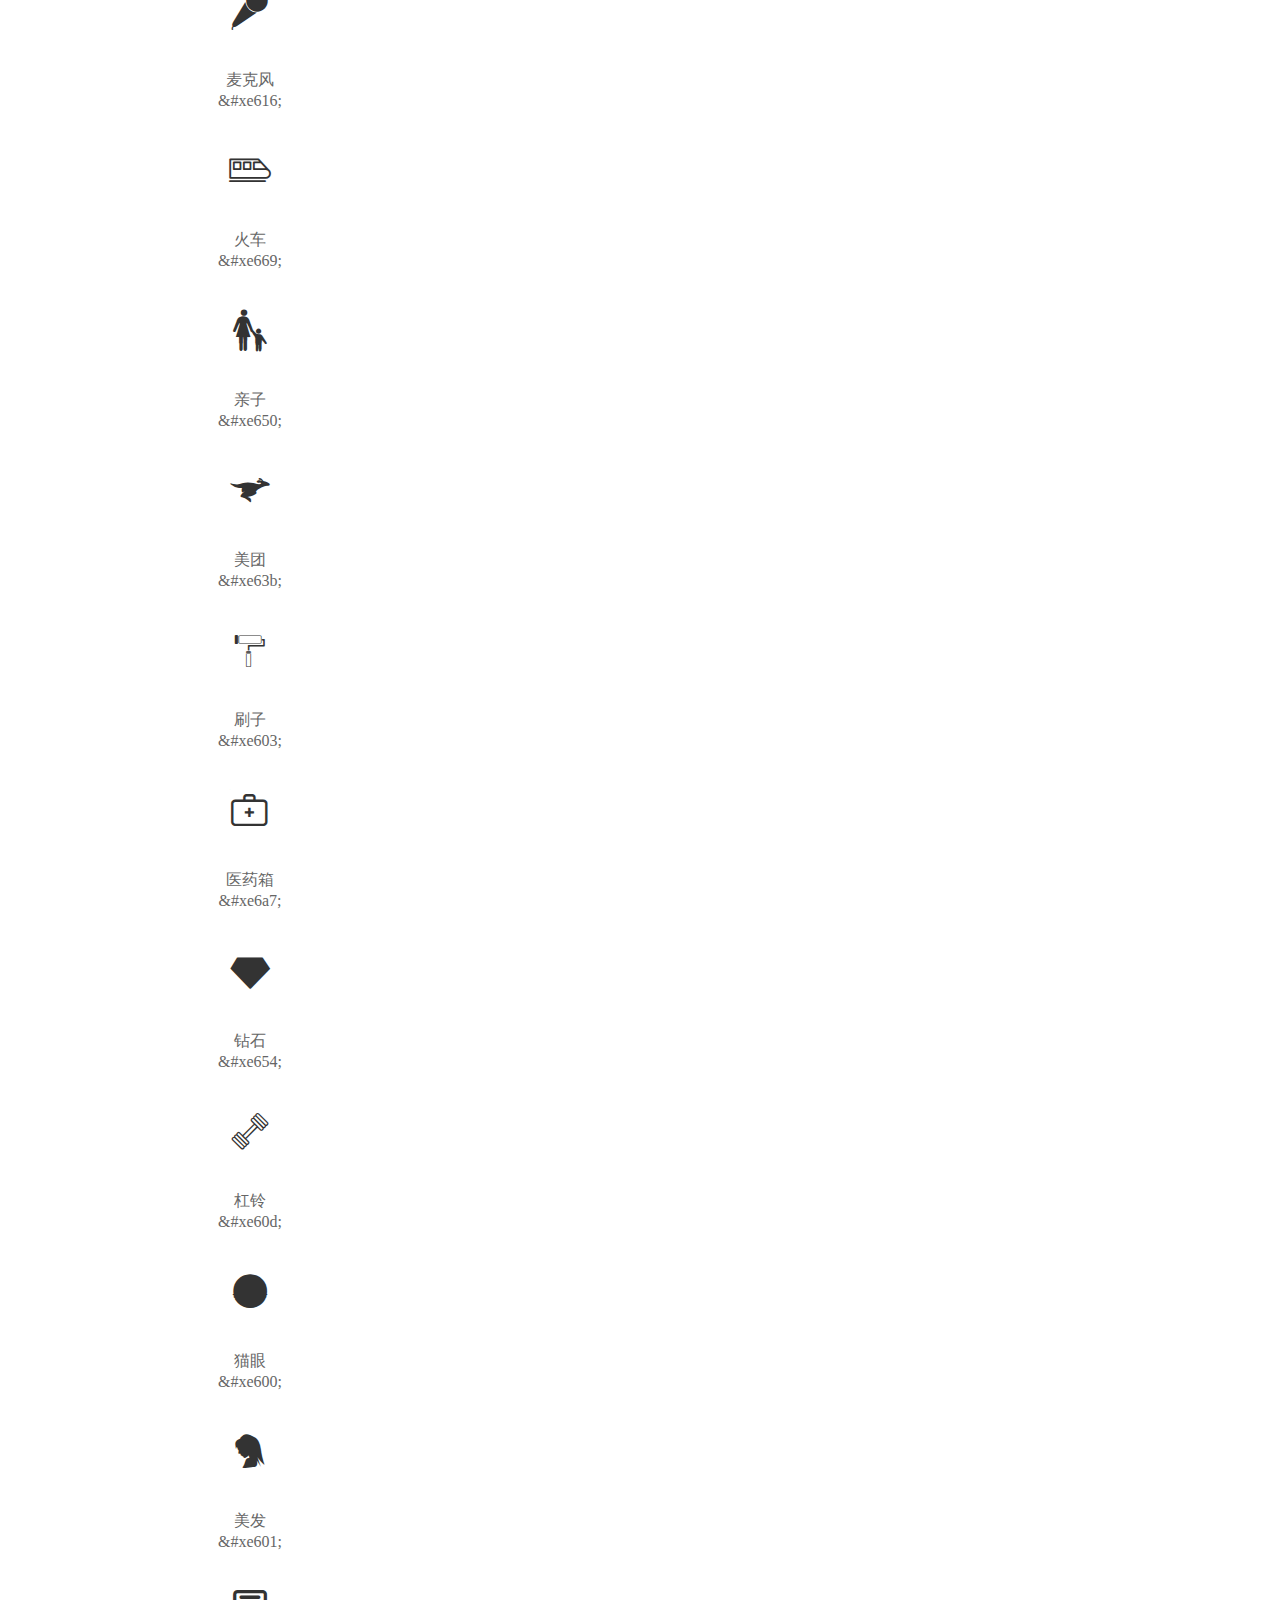
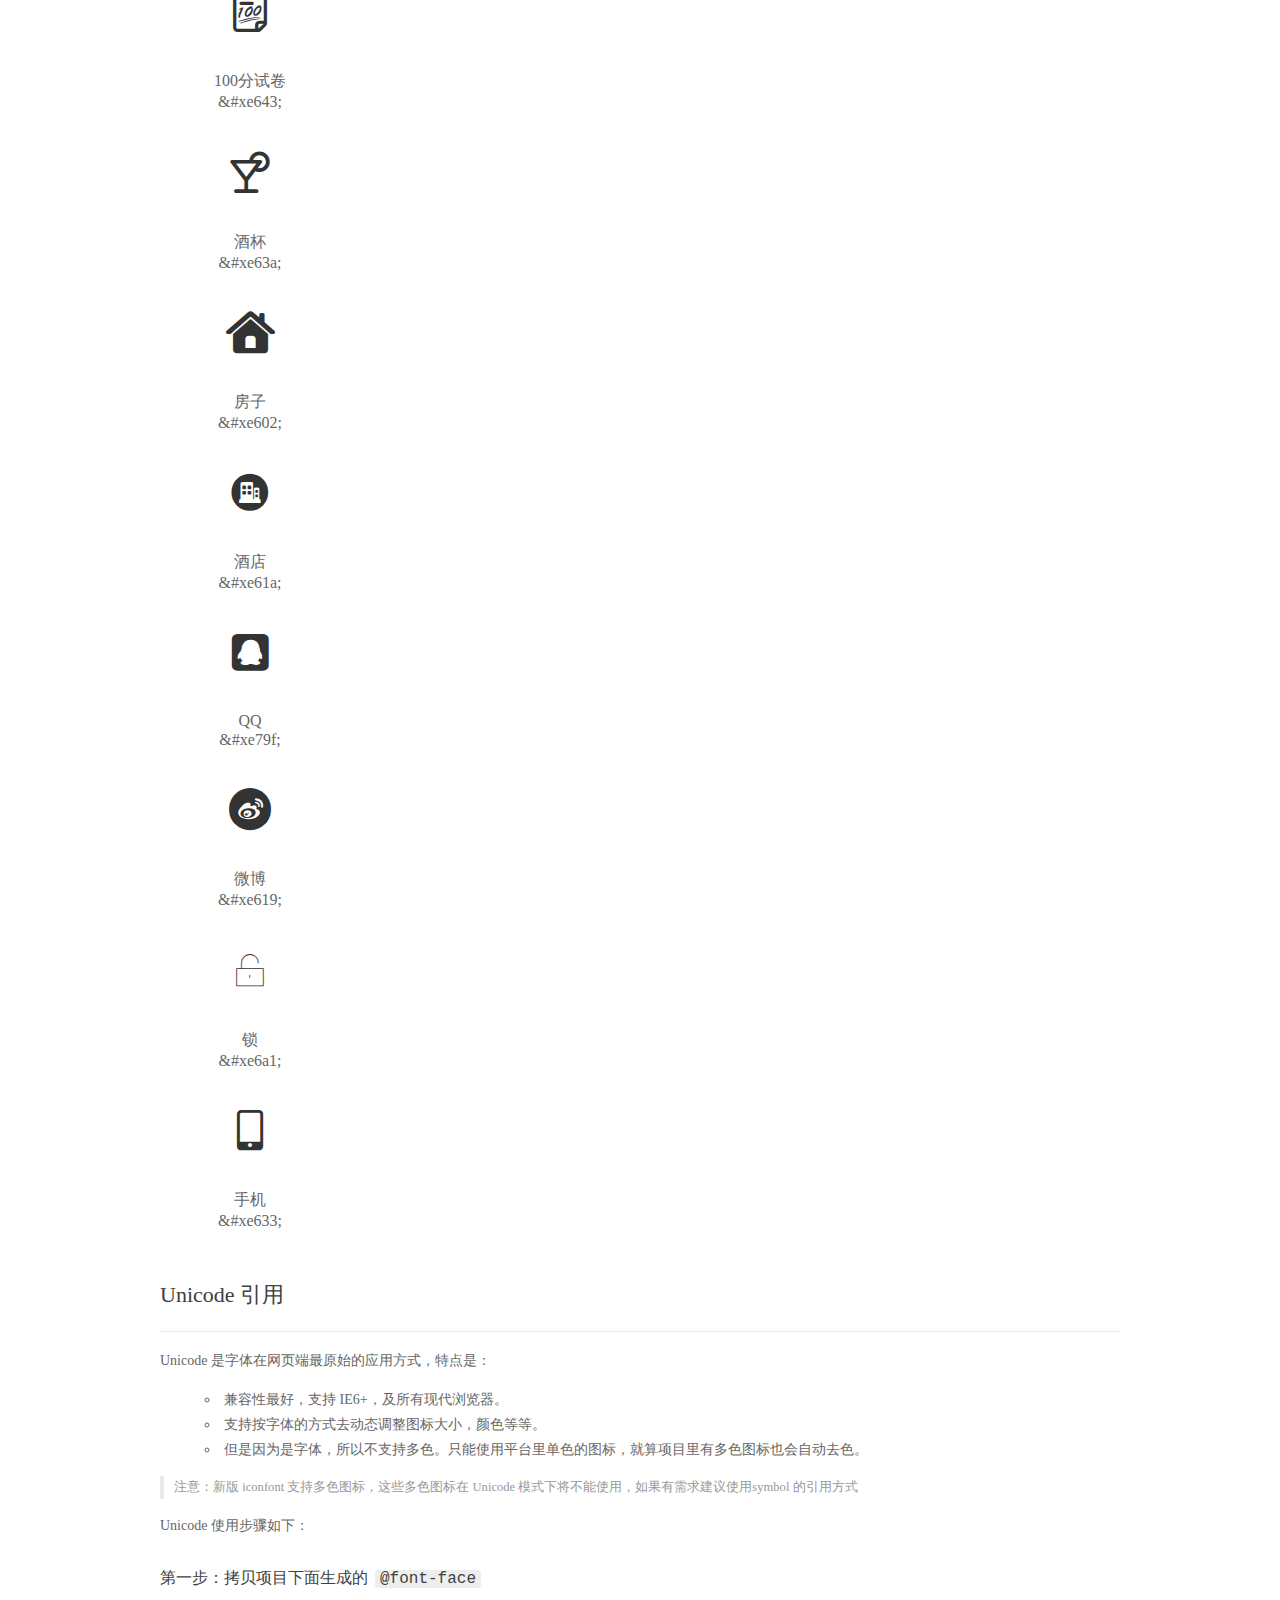
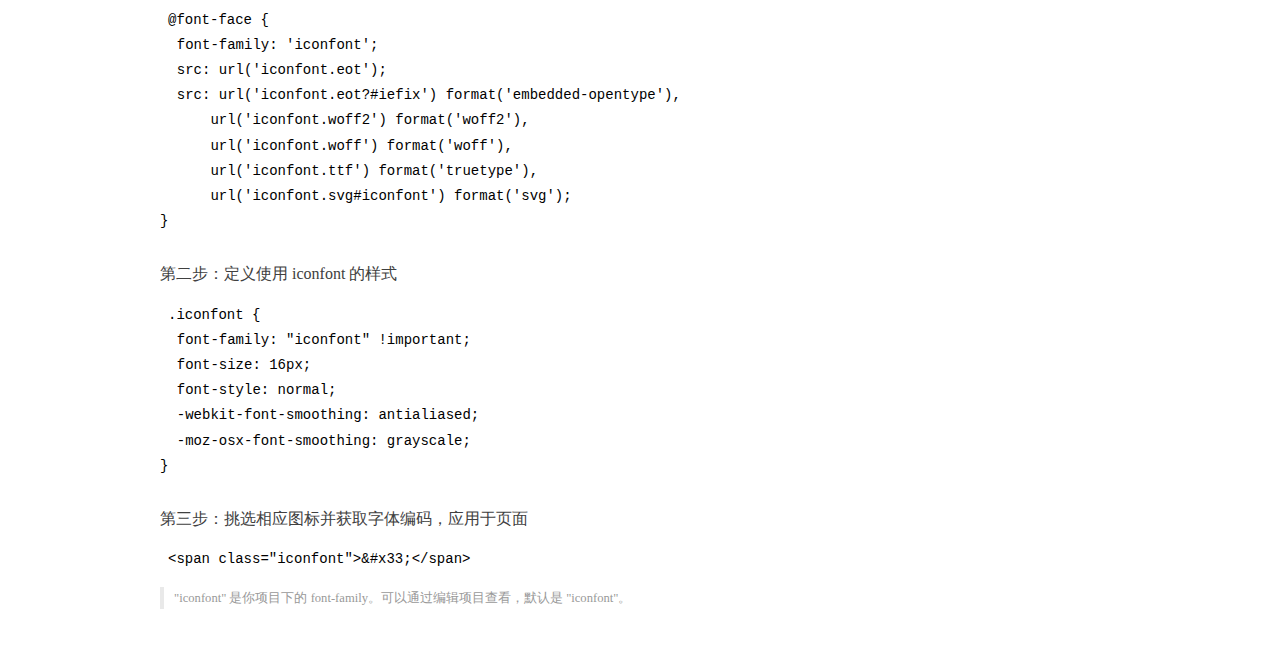
<file: font/index/demo_index.html>
<!DOCTYPE html>
<html>
<head>
  <meta charset="utf-8"/>
  <title>IconFont Demo</title>
  <link rel="shortcut icon" href="https://img.alicdn.com/tps/i4/TB1_oz6GVXXXXaFXpXXJDFnIXXX-64-64.ico" type="image/x-icon"/>
  <link rel="stylesheet" href="https://g.alicdn.com/thx/cube/1.3.2/cube.min.css">
  <link rel="stylesheet" href="demo.css">
  <link rel="stylesheet" href="iconfont.css">
  <script src="iconfont.js"></script>
  <!-- jQuery -->
  <script src="https://a1.alicdn.com/oss/uploads/2018/12/26/7bfddb60-08e8-11e9-9b04-53e73bb6408b.js"></script>
  <!-- 代码高亮 -->
  <script src="https://a1.alicdn.com/oss/uploads/2018/12/26/a3f714d0-08e6-11e9-8a15-ebf944d7534c.js"></script>
</head>
<body>
  <div class="main">
    <h1 class="logo"><a href="https://www.iconfont.cn/" title="iconfont 首页" target="_blank">&#xe86b;</a></h1>
    <div class="nav-tabs">
      <ul id="tabs" class="dib-box">
        <li class="dib active"><span>Unicode</span></li>
        <li class="dib"><span>Font class</span></li>
        <li class="dib"><span>Symbol</span></li>
      </ul>
      
      <a href="https://www.iconfont.cn/manage/index?manage_type=myprojects&projectId=2089642" target="_blank" class="nav-more">查看项目</a>
      
    </div>
    <div class="tab-container">
      <div class="content unicode" style="display: block;">
          <ul class="icon_lists dib-box">
          
            <li class="dib">
              <span class="icon iconfont">&#xe608;</span>
                <div class="name">左箭头</div>
                <div class="code-name">&amp;#xe608;</div>
              </li>
          
            <li class="dib">
              <span class="icon iconfont">&#xe606;</span>
                <div class="name">星星</div>
                <div class="code-name">&amp;#xe606;</div>
              </li>
          
            <li class="dib">
              <span class="icon iconfont">&#xe607;</span>
                <div class="name">实心星星</div>
                <div class="code-name">&amp;#xe607;</div>
              </li>
          
            <li class="dib">
              <span class="icon iconfont">&#xe604;</span>
                <div class="name">民宿</div>
                <div class="code-name">&amp;#xe604;</div>
              </li>
          
            <li class="dib">
              <span class="icon iconfont">&#xe61f;</span>
                <div class="name">右箭头</div>
                <div class="code-name">&amp;#xe61f;</div>
              </li>
          
            <li class="dib">
              <span class="icon iconfont">&#xe689;</span>
                <div class="name">搜索</div>
                <div class="code-name">&amp;#xe689;</div>
              </li>
          
            <li class="dib">
              <span class="icon iconfont">&#xe615;</span>
                <div class="name">坐标</div>
                <div class="code-name">&amp;#xe615;</div>
              </li>
          
            <li class="dib">
              <span class="icon iconfont">&#xe605;</span>
                <div class="name">美食</div>
                <div class="code-name">&amp;#xe605;</div>
              </li>
          
            <li class="dib">
              <span class="icon iconfont">&#xe616;</span>
                <div class="name">麦克风</div>
                <div class="code-name">&amp;#xe616;</div>
              </li>
          
            <li class="dib">
              <span class="icon iconfont">&#xe669;</span>
                <div class="name">火车</div>
                <div class="code-name">&amp;#xe669;</div>
              </li>
          
            <li class="dib">
              <span class="icon iconfont">&#xe650;</span>
                <div class="name">亲子</div>
                <div class="code-name">&amp;#xe650;</div>
              </li>
          
            <li class="dib">
              <span class="icon iconfont">&#xe63b;</span>
                <div class="name">美团</div>
                <div class="code-name">&amp;#xe63b;</div>
              </li>
          
            <li class="dib">
              <span class="icon iconfont">&#xe603;</span>
                <div class="name">刷子</div>
                <div class="code-name">&amp;#xe603;</div>
              </li>
          
            <li class="dib">
              <span class="icon iconfont">&#xe6a7;</span>
                <div class="name">医药箱</div>
                <div class="code-name">&amp;#xe6a7;</div>
              </li>
          
            <li class="dib">
              <span class="icon iconfont">&#xe654;</span>
                <div class="name">钻石</div>
                <div class="code-name">&amp;#xe654;</div>
              </li>
          
            <li class="dib">
              <span class="icon iconfont">&#xe60d;</span>
                <div class="name">杠铃</div>
                <div class="code-name">&amp;#xe60d;</div>
              </li>
          
            <li class="dib">
              <span class="icon iconfont">&#xe600;</span>
                <div class="name">猫眼</div>
                <div class="code-name">&amp;#xe600;</div>
              </li>
          
            <li class="dib">
              <span class="icon iconfont">&#xe601;</span>
                <div class="name">美发</div>
                <div class="code-name">&amp;#xe601;</div>
              </li>
          
            <li class="dib">
              <span class="icon iconfont">&#xe643;</span>
                <div class="name">100分试卷</div>
                <div class="code-name">&amp;#xe643;</div>
              </li>
          
            <li class="dib">
              <span class="icon iconfont">&#xe63a;</span>
                <div class="name">酒杯</div>
                <div class="code-name">&amp;#xe63a;</div>
              </li>
          
            <li class="dib">
              <span class="icon iconfont">&#xe602;</span>
                <div class="name">房子</div>
                <div class="code-name">&amp;#xe602;</div>
              </li>
          
            <li class="dib">
              <span class="icon iconfont">&#xe61a;</span>
                <div class="name">酒店</div>
                <div class="code-name">&amp;#xe61a;</div>
              </li>
          
            <li class="dib">
              <span class="icon iconfont">&#xe79f;</span>
                <div class="name">QQ</div>
                <div class="code-name">&amp;#xe79f;</div>
              </li>
          
            <li class="dib">
              <span class="icon iconfont">&#xe619;</span>
                <div class="name">微博</div>
                <div class="code-name">&amp;#xe619;</div>
              </li>
          
            <li class="dib">
              <span class="icon iconfont">&#xe6a1;</span>
                <div class="name">锁</div>
                <div class="code-name">&amp;#xe6a1;</div>
              </li>
          
            <li class="dib">
              <span class="icon iconfont">&#xe633;</span>
                <div class="name">手机</div>
                <div class="code-name">&amp;#xe633;</div>
              </li>
          
          </ul>
          <div class="article markdown">
          <h2 id="unicode-">Unicode 引用</h2>
          <hr>

          <p>Unicode 是字体在网页端最原始的应用方式，特点是：</p>
          <ul>
            <li>兼容性最好，支持 IE6+，及所有现代浏览器。</li>
            <li>支持按字体的方式去动态调整图标大小，颜色等等。</li>
            <li>但是因为是字体，所以不支持多色。只能使用平台里单色的图标，就算项目里有多色图标也会自动去色。</li>
          </ul>
          <blockquote>
            <p>注意：新版 iconfont 支持多色图标，这些多色图标在 Unicode 模式下将不能使用，如果有需求建议使用symbol 的引用方式</p>
          </blockquote>
          <p>Unicode 使用步骤如下：</p>
          <h3 id="-font-face">第一步：拷贝项目下面生成的 <code>@font-face</code></h3>
<pre><code class="language-css"
>@font-face {
  font-family: 'iconfont';
  src: url('iconfont.eot');
  src: url('iconfont.eot?#iefix') format('embedded-opentype'),
      url('iconfont.woff2') format('woff2'),
      url('iconfont.woff') format('woff'),
      url('iconfont.ttf') format('truetype'),
      url('iconfont.svg#iconfont') format('svg');
}
</code></pre>
          <h3 id="-iconfont-">第二步：定义使用 iconfont 的样式</h3>
<pre><code class="language-css"
>.iconfont {
  font-family: "iconfont" !important;
  font-size: 16px;
  font-style: normal;
  -webkit-font-smoothing: antialiased;
  -moz-osx-font-smoothing: grayscale;
}
</code></pre>
          <h3 id="-">第三步：挑选相应图标并获取字体编码，应用于页面</h3>
<pre>
<code class="language-html"
>&lt;span class="iconfont"&gt;&amp;#x33;&lt;/span&gt;
</code></pre>
          <blockquote>
            <p>"iconfont" 是你项目下的 font-family。可以通过编辑项目查看，默认是 "iconfont"。</p>
          </blockquote>
          </div>
      </div>
      <div class="content font-class">
        <ul class="icon_lists dib-box">
          
          <li class="dib">
            <span class="icon iconfont icon-iconfontjiantouzuo"></span>
            <div class="name">
              左箭头
            </div>
            <div class="code-name">.icon-iconfontjiantouzuo
            </div>
          </li>
          
          <li class="dib">
            <span class="icon iconfont icon-xingxing1-copy-copy-copy"></span>
            <div class="name">
              星星
            </div>
            <div class="code-name">.icon-xingxing1-copy-copy-copy
            </div>
          </li>
          
          <li class="dib">
            <span class="icon iconfont icon-start1"></span>
            <div class="name">
              实心星星
            </div>
            <div class="code-name">.icon-start1
            </div>
          </li>
          
          <li class="dib">
            <span class="icon iconfont icon-minsu"></span>
            <div class="name">
              民宿
            </div>
            <div class="code-name">.icon-minsu
            </div>
          </li>
          
          <li class="dib">
            <span class="icon iconfont icon-youjiantou"></span>
            <div class="name">
              右箭头
            </div>
            <div class="code-name">.icon-youjiantou
            </div>
          </li>
          
          <li class="dib">
            <span class="icon iconfont icon-sousuo01"></span>
            <div class="name">
              搜索
            </div>
            <div class="code-name">.icon-sousuo01
            </div>
          </li>
          
          <li class="dib">
            <span class="icon iconfont icon-zuobiao"></span>
            <div class="name">
              坐标
            </div>
            <div class="code-name">.icon-zuobiao
            </div>
          </li>
          
          <li class="dib">
            <span class="icon iconfont icon-meishi"></span>
            <div class="name">
              美食
            </div>
            <div class="code-name">.icon-meishi
            </div>
          </li>
          
          <li class="dib">
            <span class="icon iconfont icon-ktv"></span>
            <div class="name">
              麦克风
            </div>
            <div class="code-name">.icon-ktv
            </div>
          </li>
          
          <li class="dib">
            <span class="icon iconfont icon-huoche"></span>
            <div class="name">
              火车
            </div>
            <div class="code-name">.icon-huoche
            </div>
          </li>
          
          <li class="dib">
            <span class="icon iconfont icon-qinzi"></span>
            <div class="name">
              亲子
            </div>
            <div class="code-name">.icon-qinzi
            </div>
          </li>
          
          <li class="dib">
            <span class="icon iconfont icon-meituan"></span>
            <div class="name">
              美团
            </div>
            <div class="code-name">.icon-meituan
            </div>
          </li>
          
          <li class="dib">
            <span class="icon iconfont icon-Concise"></span>
            <div class="name">
              刷子
            </div>
            <div class="code-name">.icon-Concise
            </div>
          </li>
          
          <li class="dib">
            <span class="icon iconfont icon-yiyaoxiang"></span>
            <div class="name">
              医药箱
            </div>
            <div class="code-name">.icon-yiyaoxiang
            </div>
          </li>
          
          <li class="dib">
            <span class="icon iconfont icon-zuanshi"></span>
            <div class="name">
              钻石
            </div>
            <div class="code-name">.icon-zuanshi
            </div>
          </li>
          
          <li class="dib">
            <span class="icon iconfont icon-gangling"></span>
            <div class="name">
              杠铃
            </div>
            <div class="code-name">.icon-gangling
            </div>
          </li>
          
          <li class="dib">
            <span class="icon iconfont icon-maoyan"></span>
            <div class="name">
              猫眼
            </div>
            <div class="code-name">.icon-maoyan
            </div>
          </li>
          
          <li class="dib">
            <span class="icon iconfont icon-meifa"></span>
            <div class="name">
              美发
            </div>
            <div class="code-name">.icon-meifa
            </div>
          </li>
          
          <li class="dib">
            <span class="icon iconfont icon-fenshijuan"></span>
            <div class="name">
              100分试卷
            </div>
            <div class="code-name">.icon-fenshijuan
            </div>
          </li>
          
          <li class="dib">
            <span class="icon iconfont icon-ziyuan"></span>
            <div class="name">
              酒杯
            </div>
            <div class="code-name">.icon-ziyuan
            </div>
          </li>
          
          <li class="dib">
            <span class="icon iconfont icon-fangzi-copy"></span>
            <div class="name">
              房子
            </div>
            <div class="code-name">.icon-fangzi-copy
            </div>
          </li>
          
          <li class="dib">
            <span class="icon iconfont icon-jiudian"></span>
            <div class="name">
              酒店
            </div>
            <div class="code-name">.icon-jiudian
            </div>
          </li>
          
          <li class="dib">
            <span class="icon iconfont icon-QQ"></span>
            <div class="name">
              QQ
            </div>
            <div class="code-name">.icon-QQ
            </div>
          </li>
          
          <li class="dib">
            <span class="icon iconfont icon-weibo1"></span>
            <div class="name">
              微博
            </div>
            <div class="code-name">.icon-weibo1
            </div>
          </li>
          
          <li class="dib">
            <span class="icon iconfont icon-lock"></span>
            <div class="name">
              锁
            </div>
            <div class="code-name">.icon-lock
            </div>
          </li>
          
          <li class="dib">
            <span class="icon iconfont icon-shouji"></span>
            <div class="name">
              手机
            </div>
            <div class="code-name">.icon-shouji
            </div>
          </li>
          
        </ul>
        <div class="article markdown">
        <h2 id="font-class-">font-class 引用</h2>
        <hr>

        <p>font-class 是 Unicode 使用方式的一种变种，主要是解决 Unicode 书写不直观，语意不明确的问题。</p>
        <p>与 Unicode 使用方式相比，具有如下特点：</p>
        <ul>
          <li>兼容性良好，支持 IE8+，及所有现代浏览器。</li>
          <li>相比于 Unicode 语意明确，书写更直观。可以很容易分辨这个 icon 是什么。</li>
          <li>因为使用 class 来定义图标，所以当要替换图标时，只需要修改 class 里面的 Unicode 引用。</li>
          <li>不过因为本质上还是使用的字体，所以多色图标还是不支持的。</li>
        </ul>
        <p>使用步骤如下：</p>
        <h3 id="-fontclass-">第一步：引入项目下面生成的 fontclass 代码：</h3>
<pre><code class="language-html">&lt;link rel="stylesheet" href="./iconfont.css"&gt;
</code></pre>
        <h3 id="-">第二步：挑选相应图标并获取类名，应用于页面：</h3>
<pre><code class="language-html">&lt;span class="iconfont icon-xxx"&gt;&lt;/span&gt;
</code></pre>
        <blockquote>
          <p>"
            iconfont" 是你项目下的 font-family。可以通过编辑项目查看，默认是 "iconfont"。</p>
        </blockquote>
      </div>
      </div>
      <div class="content symbol">
          <ul class="icon_lists dib-box">
          
            <li class="dib">
                <svg class="icon svg-icon" aria-hidden="true">
                  <use xlink:href="#icon-iconfontjiantouzuo"></use>
                </svg>
                <div class="name">左箭头</div>
                <div class="code-name">#icon-iconfontjiantouzuo</div>
            </li>
          
            <li class="dib">
                <svg class="icon svg-icon" aria-hidden="true">
                  <use xlink:href="#icon-xingxing1-copy-copy-copy"></use>
                </svg>
                <div class="name">星星</div>
                <div class="code-name">#icon-xingxing1-copy-copy-copy</div>
            </li>
          
            <li class="dib">
                <svg class="icon svg-icon" aria-hidden="true">
                  <use xlink:href="#icon-start1"></use>
                </svg>
                <div class="name">实心星星</div>
                <div class="code-name">#icon-start1</div>
            </li>
          
            <li class="dib">
                <svg class="icon svg-icon" aria-hidden="true">
                  <use xlink:href="#icon-minsu"></use>
                </svg>
                <div class="name">民宿</div>
                <div class="code-name">#icon-minsu</div>
            </li>
          
            <li class="dib">
                <svg class="icon svg-icon" aria-hidden="true">
                  <use xlink:href="#icon-youjiantou"></use>
                </svg>
                <div class="name">右箭头</div>
                <div class="code-name">#icon-youjiantou</div>
            </li>
          
            <li class="dib">
                <svg class="icon svg-icon" aria-hidden="true">
                  <use xlink:href="#icon-sousuo01"></use>
                </svg>
                <div class="name">搜索</div>
                <div class="code-name">#icon-sousuo01</div>
            </li>
          
            <li class="dib">
                <svg class="icon svg-icon" aria-hidden="true">
                  <use xlink:href="#icon-zuobiao"></use>
                </svg>
                <div class="name">坐标</div>
                <div class="code-name">#icon-zuobiao</div>
            </li>
          
            <li class="dib">
                <svg class="icon svg-icon" aria-hidden="true">
                  <use xlink:href="#icon-meishi"></use>
                </svg>
                <div class="name">美食</div>
                <div class="code-name">#icon-meishi</div>
            </li>
          
            <li class="dib">
                <svg class="icon svg-icon" aria-hidden="true">
                  <use xlink:href="#icon-ktv"></use>
                </svg>
                <div class="name">麦克风</div>
                <div class="code-name">#icon-ktv</div>
            </li>
          
            <li class="dib">
                <svg class="icon svg-icon" aria-hidden="true">
                  <use xlink:href="#icon-huoche"></use>
                </svg>
                <div class="name">火车</div>
                <div class="code-name">#icon-huoche</div>
            </li>
          
            <li class="dib">
                <svg class="icon svg-icon" aria-hidden="true">
                  <use xlink:href="#icon-qinzi"></use>
                </svg>
                <div class="name">亲子</div>
                <div class="code-name">#icon-qinzi</div>
            </li>
          
            <li class="dib">
                <svg class="icon svg-icon" aria-hidden="true">
                  <use xlink:href="#icon-meituan"></use>
                </svg>
                <div class="name">美团</div>
                <div class="code-name">#icon-meituan</div>
            </li>
          
            <li class="dib">
                <svg class="icon svg-icon" aria-hidden="true">
                  <use xlink:href="#icon-Concise"></use>
                </svg>
                <div class="name">刷子</div>
                <div class="code-name">#icon-Concise</div>
            </li>
          
            <li class="dib">
                <svg class="icon svg-icon" aria-hidden="true">
                  <use xlink:href="#icon-yiyaoxiang"></use>
                </svg>
                <div class="name">医药箱</div>
                <div class="code-name">#icon-yiyaoxiang</div>
            </li>
          
            <li class="dib">
                <svg class="icon svg-icon" aria-hidden="true">
                  <use xlink:href="#icon-zuanshi"></use>
                </svg>
                <div class="name">钻石</div>
                <div class="code-name">#icon-zuanshi</div>
            </li>
          
            <li class="dib">
                <svg class="icon svg-icon" aria-hidden="true">
                  <use xlink:href="#icon-gangling"></use>
                </svg>
                <div class="name">杠铃</div>
                <div class="code-name">#icon-gangling</div>
            </li>
          
            <li class="dib">
                <svg class="icon svg-icon" aria-hidden="true">
                  <use xlink:href="#icon-maoyan"></use>
                </svg>
                <div class="name">猫眼</div>
                <div class="code-name">#icon-maoyan</div>
            </li>
          
            <li class="dib">
                <svg class="icon svg-icon" aria-hidden="true">
                  <use xlink:href="#icon-meifa"></use>
                </svg>
                <div class="name">美发</div>
                <div class="code-name">#icon-meifa</div>
            </li>
          
            <li class="dib">
                <svg class="icon svg-icon" aria-hidden="true">
                  <use xlink:href="#icon-fenshijuan"></use>
                </svg>
                <div class="name">100分试卷</div>
                <div class="code-name">#icon-fenshijuan</div>
            </li>
          
            <li class="dib">
                <svg class="icon svg-icon" aria-hidden="true">
                  <use xlink:href="#icon-ziyuan"></use>
                </svg>
                <div class="name">酒杯</div>
                <div class="code-name">#icon-ziyuan</div>
            </li>
          
            <li class="dib">
                <svg class="icon svg-icon" aria-hidden="true">
                  <use xlink:href="#icon-fangzi-copy"></use>
                </svg>
                <div class="name">房子</div>
                <div class="code-name">#icon-fangzi-copy</div>
            </li>
          
            <li class="dib">
                <svg class="icon svg-icon" aria-hidden="true">
                  <use xlink:href="#icon-jiudian"></use>
                </svg>
                <div class="name">酒店</div>
                <div class="code-name">#icon-jiudian</div>
            </li>
          
            <li class="dib">
                <svg class="icon svg-icon" aria-hidden="true">
                  <use xlink:href="#icon-QQ"></use>
                </svg>
                <div class="name">QQ</div>
                <div class="code-name">#icon-QQ</div>
            </li>
          
            <li class="dib">
                <svg class="icon svg-icon" aria-hidden="true">
                  <use xlink:href="#icon-weibo1"></use>
                </svg>
                <div class="name">微博</div>
                <div class="code-name">#icon-weibo1</div>
            </li>
          
            <li class="dib">
                <svg class="icon svg-icon" aria-hidden="true">
                  <use xlink:href="#icon-lock"></use>
                </svg>
                <div class="name">锁</div>
                <div class="code-name">#icon-lock</div>
            </li>
          
            <li class="dib">
                <svg class="icon svg-icon" aria-hidden="true">
                  <use xlink:href="#icon-shouji"></use>
                </svg>
                <div class="name">手机</div>
                <div class="code-name">#icon-shouji</div>
            </li>
          
          </ul>
          <div class="article markdown">
          <h2 id="symbol-">Symbol 引用</h2>
          <hr>

          <p>这是一种全新的使用方式，应该说这才是未来的主流，也是平台目前推荐的用法。相关介绍可以参考这篇<a href="">文章</a>
            这种用法其实是做了一个 SVG 的集合，与另外两种相比具有如下特点：</p>
          <ul>
            <li>支持多色图标了，不再受单色限制。</li>
            <li>通过一些技巧，支持像字体那样，通过 <code>font-size</code>, <code>color</code> 来调整样式。</li>
            <li>兼容性较差，支持 IE9+，及现代浏览器。</li>
            <li>浏览器渲染 SVG 的性能一般，还不如 png。</li>
          </ul>
          <p>使用步骤如下：</p>
          <h3 id="-symbol-">第一步：引入项目下面生成的 symbol 代码：</h3>
<pre><code class="language-html">&lt;script src="./iconfont.js"&gt;&lt;/script&gt;
</code></pre>
          <h3 id="-css-">第二步：加入通用 CSS 代码（引入一次就行）：</h3>
<pre><code class="language-html">&lt;style&gt;
.icon {
  width: 1em;
  height: 1em;
  vertical-align: -0.15em;
  fill: currentColor;
  overflow: hidden;
}
&lt;/style&gt;
</code></pre>
          <h3 id="-">第三步：挑选相应图标并获取类名，应用于页面：</h3>
<pre><code class="language-html">&lt;svg class="icon" aria-hidden="true"&gt;
  &lt;use xlink:href="#icon-xxx"&gt;&lt;/use&gt;
&lt;/svg&gt;
</code></pre>
          </div>
      </div>

    </div>
  </div>
  <script>
  $(document).ready(function () {
      $('.tab-container .content:first').show()

      $('#tabs li').click(function (e) {
        var tabContent = $('.tab-container .content')
        var index = $(this).index()

        if ($(this).hasClass('active')) {
          return
        } else {
          $('#tabs li').removeClass('active')
          $(this).addClass('active')

          tabContent.hide().eq(index).fadeIn()
        }
      })
    })
  </script>
</body>
</html>
</file>
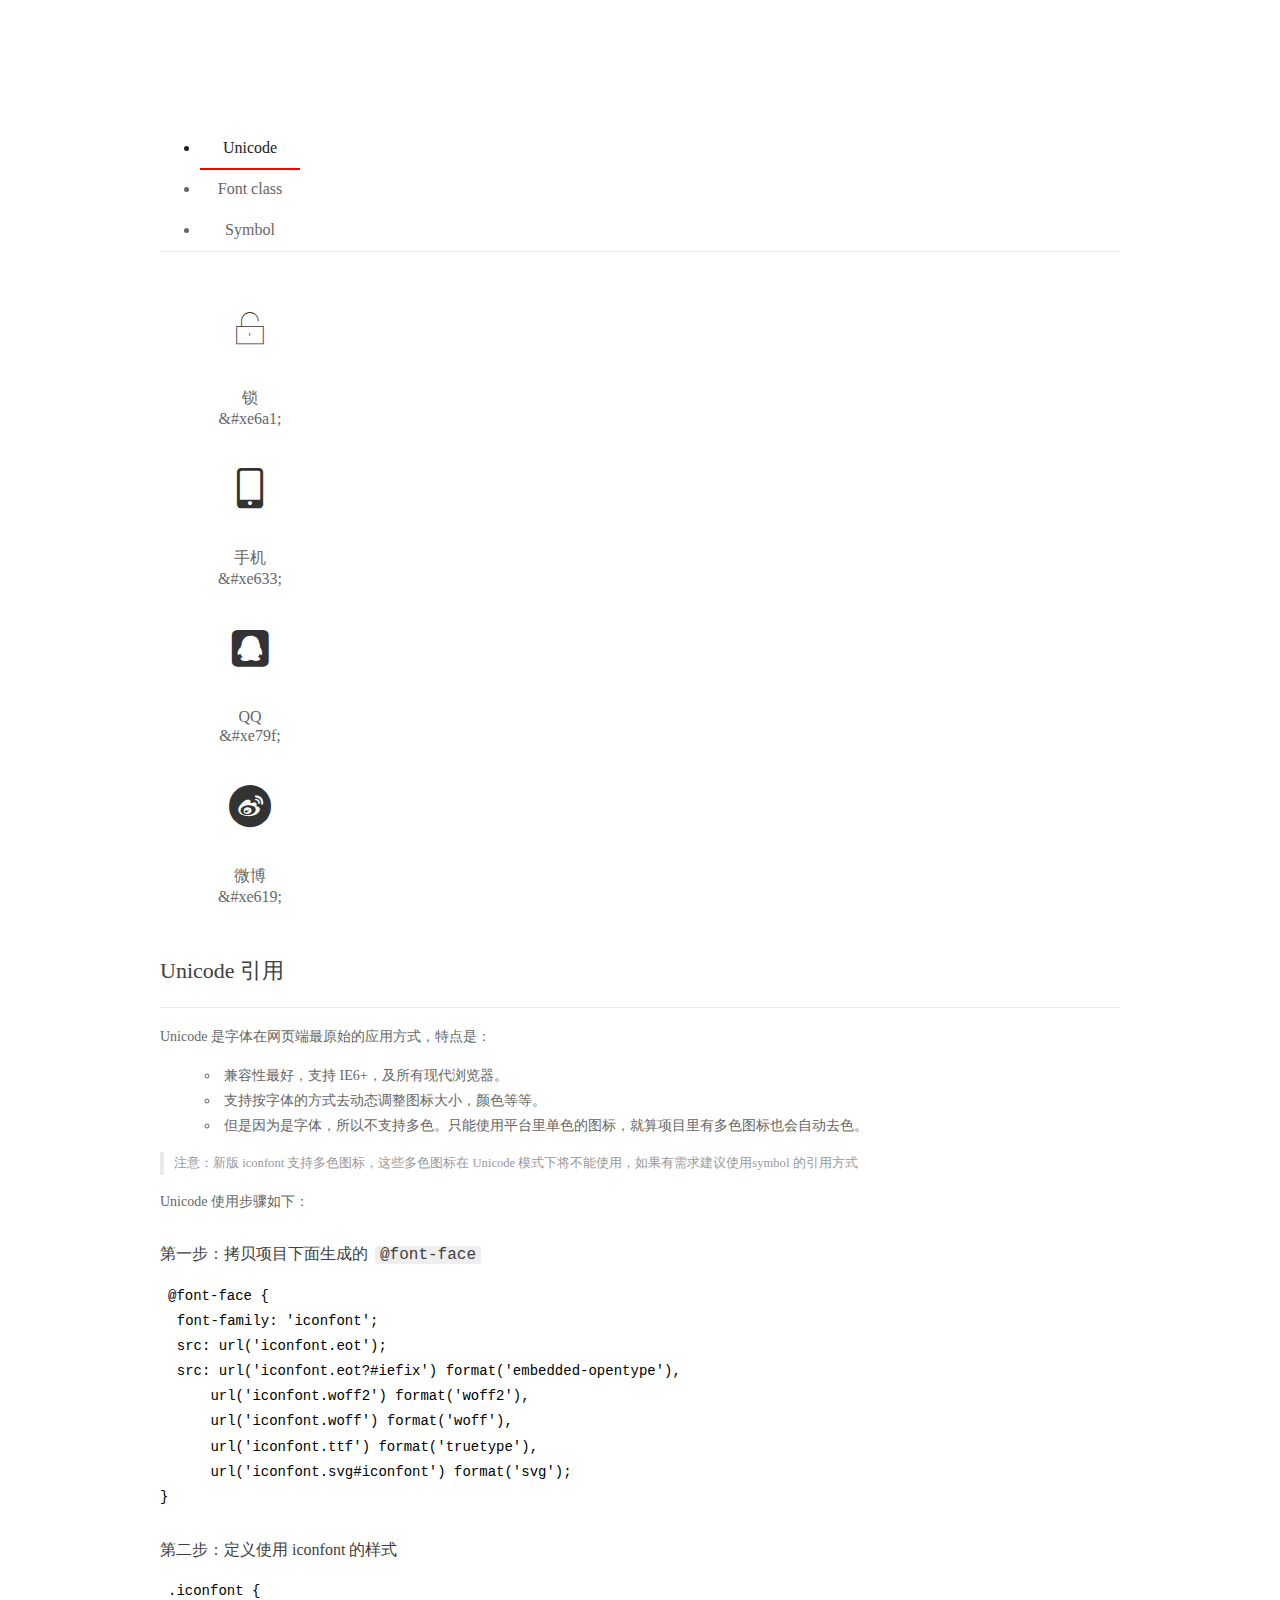
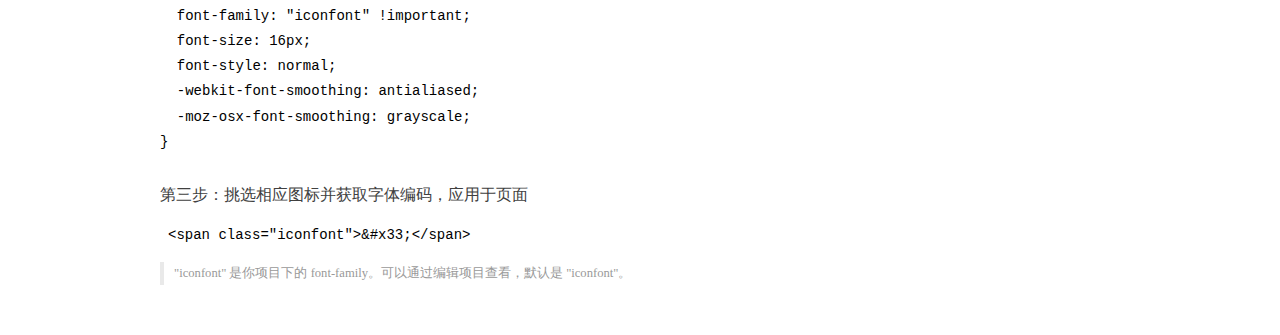
<file: font/login/demo_index.html>
<!DOCTYPE html>
<html>
<head>
  <meta charset="utf-8"/>
  <title>IconFont Demo</title>
  <link rel="shortcut icon" href="https://img.alicdn.com/tps/i4/TB1_oz6GVXXXXaFXpXXJDFnIXXX-64-64.ico" type="image/x-icon"/>
  <link rel="stylesheet" href="https://g.alicdn.com/thx/cube/1.3.2/cube.min.css">
  <link rel="stylesheet" href="demo.css">
  <link rel="stylesheet" href="iconfont.css">
  <script src="iconfont.js"></script>
  <!-- jQuery -->
  <script src="https://a1.alicdn.com/oss/uploads/2018/12/26/7bfddb60-08e8-11e9-9b04-53e73bb6408b.js"></script>
  <!-- 代码高亮 -->
  <script src="https://a1.alicdn.com/oss/uploads/2018/12/26/a3f714d0-08e6-11e9-8a15-ebf944d7534c.js"></script>
</head>
<body>
  <div class="main">
    <h1 class="logo"><a href="https://www.iconfont.cn/" title="iconfont 首页" target="_blank">&#xe86b;</a></h1>
    <div class="nav-tabs">
      <ul id="tabs" class="dib-box">
        <li class="dib active"><span>Unicode</span></li>
        <li class="dib"><span>Font class</span></li>
        <li class="dib"><span>Symbol</span></li>
      </ul>
      
    </div>
    <div class="tab-container">
      <div class="content unicode" style="display: block;">
          <ul class="icon_lists dib-box">
          
            <li class="dib">
              <span class="icon iconfont">&#xe6a1;</span>
                <div class="name">锁</div>
                <div class="code-name">&amp;#xe6a1;</div>
              </li>
          
            <li class="dib">
              <span class="icon iconfont">&#xe633;</span>
                <div class="name">手机</div>
                <div class="code-name">&amp;#xe633;</div>
              </li>
          
            <li class="dib">
              <span class="icon iconfont">&#xe79f;</span>
                <div class="name">QQ</div>
                <div class="code-name">&amp;#xe79f;</div>
              </li>
          
            <li class="dib">
              <span class="icon iconfont">&#xe619;</span>
                <div class="name">微博</div>
                <div class="code-name">&amp;#xe619;</div>
              </li>
          
          </ul>
          <div class="article markdown">
          <h2 id="unicode-">Unicode 引用</h2>
          <hr>

          <p>Unicode 是字体在网页端最原始的应用方式，特点是：</p>
          <ul>
            <li>兼容性最好，支持 IE6+，及所有现代浏览器。</li>
            <li>支持按字体的方式去动态调整图标大小，颜色等等。</li>
            <li>但是因为是字体，所以不支持多色。只能使用平台里单色的图标，就算项目里有多色图标也会自动去色。</li>
          </ul>
          <blockquote>
            <p>注意：新版 iconfont 支持多色图标，这些多色图标在 Unicode 模式下将不能使用，如果有需求建议使用symbol 的引用方式</p>
          </blockquote>
          <p>Unicode 使用步骤如下：</p>
          <h3 id="-font-face">第一步：拷贝项目下面生成的 <code>@font-face</code></h3>
<pre><code class="language-css"
>@font-face {
  font-family: 'iconfont';
  src: url('iconfont.eot');
  src: url('iconfont.eot?#iefix') format('embedded-opentype'),
      url('iconfont.woff2') format('woff2'),
      url('iconfont.woff') format('woff'),
      url('iconfont.ttf') format('truetype'),
      url('iconfont.svg#iconfont') format('svg');
}
</code></pre>
          <h3 id="-iconfont-">第二步：定义使用 iconfont 的样式</h3>
<pre><code class="language-css"
>.iconfont {
  font-family: "iconfont" !important;
  font-size: 16px;
  font-style: normal;
  -webkit-font-smoothing: antialiased;
  -moz-osx-font-smoothing: grayscale;
}
</code></pre>
          <h3 id="-">第三步：挑选相应图标并获取字体编码，应用于页面</h3>
<pre>
<code class="language-html"
>&lt;span class="iconfont"&gt;&amp;#x33;&lt;/span&gt;
</code></pre>
          <blockquote>
            <p>"iconfont" 是你项目下的 font-family。可以通过编辑项目查看，默认是 "iconfont"。</p>
          </blockquote>
          </div>
      </div>
      <div class="content font-class">
        <ul class="icon_lists dib-box">
          
          <li class="dib">
            <span class="icon iconfont icon-lock"></span>
            <div class="name">
              锁
            </div>
            <div class="code-name">.icon-lock
            </div>
          </li>
          
          <li class="dib">
            <span class="icon iconfont icon-shouji"></span>
            <div class="name">
              手机
            </div>
            <div class="code-name">.icon-shouji
            </div>
          </li>
          
          <li class="dib">
            <span class="icon iconfont icon-QQ"></span>
            <div class="name">
              QQ
            </div>
            <div class="code-name">.icon-QQ
            </div>
          </li>
          
          <li class="dib">
            <span class="icon iconfont icon-weibo1"></span>
            <div class="name">
              微博
            </div>
            <div class="code-name">.icon-weibo1
            </div>
          </li>
          
        </ul>
        <div class="article markdown">
        <h2 id="font-class-">font-class 引用</h2>
        <hr>

        <p>font-class 是 Unicode 使用方式的一种变种，主要是解决 Unicode 书写不直观，语意不明确的问题。</p>
        <p>与 Unicode 使用方式相比，具有如下特点：</p>
        <ul>
          <li>兼容性良好，支持 IE8+，及所有现代浏览器。</li>
          <li>相比于 Unicode 语意明确，书写更直观。可以很容易分辨这个 icon 是什么。</li>
          <li>因为使用 class 来定义图标，所以当要替换图标时，只需要修改 class 里面的 Unicode 引用。</li>
          <li>不过因为本质上还是使用的字体，所以多色图标还是不支持的。</li>
        </ul>
        <p>使用步骤如下：</p>
        <h3 id="-fontclass-">第一步：引入项目下面生成的 fontclass 代码：</h3>
<pre><code class="language-html">&lt;link rel="stylesheet" href="./iconfont.css"&gt;
</code></pre>
        <h3 id="-">第二步：挑选相应图标并获取类名，应用于页面：</h3>
<pre><code class="language-html">&lt;span class="iconfont icon-xxx"&gt;&lt;/span&gt;
</code></pre>
        <blockquote>
          <p>"
            iconfont" 是你项目下的 font-family。可以通过编辑项目查看，默认是 "iconfont"。</p>
        </blockquote>
      </div>
      </div>
      <div class="content symbol">
          <ul class="icon_lists dib-box">
          
            <li class="dib">
                <svg class="icon svg-icon" aria-hidden="true">
                  <use xlink:href="#icon-lock"></use>
                </svg>
                <div class="name">锁</div>
                <div class="code-name">#icon-lock</div>
            </li>
          
            <li class="dib">
                <svg class="icon svg-icon" aria-hidden="true">
                  <use xlink:href="#icon-shouji"></use>
                </svg>
                <div class="name">手机</div>
                <div class="code-name">#icon-shouji</div>
            </li>
          
            <li class="dib">
                <svg class="icon svg-icon" aria-hidden="true">
                  <use xlink:href="#icon-QQ"></use>
                </svg>
                <div class="name">QQ</div>
                <div class="code-name">#icon-QQ</div>
            </li>
          
            <li class="dib">
                <svg class="icon svg-icon" aria-hidden="true">
                  <use xlink:href="#icon-weibo1"></use>
                </svg>
                <div class="name">微博</div>
                <div class="code-name">#icon-weibo1</div>
            </li>
          
          </ul>
          <div class="article markdown">
          <h2 id="symbol-">Symbol 引用</h2>
          <hr>

          <p>这是一种全新的使用方式，应该说这才是未来的主流，也是平台目前推荐的用法。相关介绍可以参考这篇<a href="">文章</a>
            这种用法其实是做了一个 SVG 的集合，与另外两种相比具有如下特点：</p>
          <ul>
            <li>支持多色图标了，不再受单色限制。</li>
            <li>通过一些技巧，支持像字体那样，通过 <code>font-size</code>, <code>color</code> 来调整样式。</li>
            <li>兼容性较差，支持 IE9+，及现代浏览器。</li>
            <li>浏览器渲染 SVG 的性能一般，还不如 png。</li>
          </ul>
          <p>使用步骤如下：</p>
          <h3 id="-symbol-">第一步：引入项目下面生成的 symbol 代码：</h3>
<pre><code class="language-html">&lt;script src="./iconfont.js"&gt;&lt;/script&gt;
</code></pre>
          <h3 id="-css-">第二步：加入通用 CSS 代码（引入一次就行）：</h3>
<pre><code class="language-html">&lt;style&gt;
.icon {
  width: 1em;
  height: 1em;
  vertical-align: -0.15em;
  fill: currentColor;
  overflow: hidden;
}
&lt;/style&gt;
</code></pre>
          <h3 id="-">第三步：挑选相应图标并获取类名，应用于页面：</h3>
<pre><code class="language-html">&lt;svg class="icon" aria-hidden="true"&gt;
  &lt;use xlink:href="#icon-xxx"&gt;&lt;/use&gt;
&lt;/svg&gt;
</code></pre>
          </div>
      </div>

    </div>
  </div>
  <script>
  $(document).ready(function () {
      $('.tab-container .content:first').show()

      $('#tabs li').click(function (e) {
        var tabContent = $('.tab-container .content')
        var index = $(this).index()

        if ($(this).hasClass('active')) {
          return
        } else {
          $('#tabs li').removeClass('active')
          $(this).addClass('active')

          tabContent.hide().eq(index).fadeIn()
        }
      })
    })
  </script>
</body>
</html>
</file>
<file: css/common.css>
* {
  margin: 0;
  padding: 0;
}

a {
  text-decoration: none;
}

li {
  list-style: none;
}
</file>
<file: font/index/iconfont.css>
@font-face {font-family: "iconfont";
  src: url('iconfont.eot?t=1601382846179'); /* IE9 */
  src: url('iconfont.eot?t=1601382846179#iefix') format('embedded-opentype'), /* IE6-IE8 */
  url('[data-uri]') format('woff2'),
  url('iconfont.woff?t=1601382846179') format('woff'),
  url('iconfont.ttf?t=1601382846179') format('truetype'), /* chrome, firefox, opera, Safari, Android, iOS 4.2+ */
  url('iconfont.svg?t=1601382846179#iconfont') format('svg'); /* iOS 4.1- */
}

.iconfont {
  font-family: "iconfont" !important;
  font-size: 16px;
  font-style: normal;
  -webkit-font-smoothing: antialiased;
  -moz-osx-font-smoothing: grayscale;
}

.icon-iconfontjiantouzuo:before {
  content: "\e608";
}

.icon-xingxing1-copy-copy-copy:before {
  content: "\e606";
}

.icon-start1:before {
  content: "\e607";
}

.icon-minsu:before {
  content: "\e604";
}

.icon-youjiantou:before {
  content: "\e61f";
}

.icon-sousuo01:before {
  content: "\e689";
}

.icon-zuobiao:before {
  content: "\e615";
}

.icon-meishi:before {
  content: "\e605";
}

.icon-ktv:before {
  content: "\e616";
}

.icon-huoche:before {
  content: "\e669";
}

.icon-qinzi:before {
  content: "\e650";
}

.icon-meituan:before {
  content: "\e63b";
}

.icon-Concise:before {
  content: "\e603";
}

.icon-yiyaoxiang:before {
  content: "\e6a7";
}

.icon-zuanshi:before {
  content: "\e654";
}

.icon-gangling:before {
  content: "\e60d";
}

.icon-maoyan:before {
  content: "\e600";
}

.icon-meifa:before {
  content: "\e601";
}

.icon-fenshijuan:before {
  content: "\e643";
}

.icon-ziyuan:before {
  content: "\e63a";
}

.icon-fangzi-copy:before {
  content: "\e602";
}

.icon-jiudian:before {
  content: "\e61a";
}

.icon-QQ:before {
  content: "\e79f";
}

.icon-weibo1:before {
  content: "\e619";
}

.icon-lock:before {
  content: "\e6a1";
}

.icon-shouji:before {
  content: "\e633";
}
</file>
<file: css/index.css>
.mt {
  width: 100%;
}

.com-header {
  height: 197px;
}

.header-bar {
  height: 40px;
  background-color: #f8f8f8;
}

.bar-content {
  width: 1190px;
  height: 40px;
  padding-bottom: 35px;
  margin: 0 auto;
  display: flex;
  font-size: 14px;
  line-height: 40px;
}

.header-bar-position {
  flex: 1;
}

.header-bar-position::before {
  content: '';
  display: block;
  clear: both;
}

.header-iconfont {
  float: left;
  font-size: 20px;
  color: #999999;
}

.current-city {
  float: left;
  color: #666666;
}

.change-city {
  float: left;
  height: 19px;
  width: 64px;
  line-height: 19px;
  color: #666666;
  border: 1px solid #e5e5e5;
  background-color: #f4f4f4;
  border-radius: 2px;
  margin: 10px 4px;
  padding: 0 2px;
}

.near-cities {
  float: left;
  color: #999999;
}

.city-guess {
  color: #999999;
}

.change-city:hover {
  color: #fe8c00;
}

.city-guess:hover {
  color: #fe8c00;
}

.user-register:hover {
  color: #fe8c00;
}

.user-entry {
  float: left;
}

.user-login {
  color: #fe8c00;
  margin-left: 10px;
}

.user-register {
  color: #999999;
  margin-left: 10px;
}

.header-bar-nav {
  flex: 1;
  height: 40px;
  line-height: 40px;
}

.header-bar-nav ul {
  float: right;
}

.has-child,
.has-child-two,
.has-child-four {
  float: left;
  padding: 0 14px;
  color: #999999;
  box-sizing: border-box;
  position: relative;
  z-index: 999;
  border-left: 1px solid transparent;
  border-right: 1px solid transparent;
}

.three-child,
.four-child {
  width: 86px;
  height: 40px;
}

.store-ul {
  width: 120px;
  height: 280px;
  position: relative;
  left: 15px;
}

.has-child:hover>.store-ul {
  background-color: #fff;
  border: 1px solid #eeeeee;
  border-top: none;
}


.has-child:hover>.my-ul {
  display: block;
}

.has-child:hover {
  background-color: #fff;
  border: 1px solid #eeeeee;
}

.childOne-a {
  display: block;
  color: #999999;
  text-align: center;
}

.my-ul {
  display: none;
}

.my-ul li {
  text-align: center;
  margin-bottom: -5px;
}

.my-ul li a {
  color: #999999;
}

.has-child:hover {
  color: #fe8c00;
}

.has-child a::after {
  content: '';
  display: block;
  clear: both;
}

.header-bar-nav ul li a:hover {
  color: #fe8c00;
}

.header-content {
  height: 157px;
  width: 1190px;
  margin: 0 auto;
}

.header-title-module {
  float: left;
  width: 280px;
  height: 122px;
  box-sizing: border-box;
  padding-top: 28px;
  padding-right: 60px;
  padding-bottom: 40px;
  font-size: 16px;
}

.header-title-module::before {
  content: '';
  display: block;
  clear: both;
}

.header-title a {
  display: block;
  width: 130px;
  height: 47px;
  line-height: 47px;
  color: black;
}

.logo {
  width: 47px;
  height: 47px;
  background-color: #ffc300;
  border-radius: 10px;
  float: left;
  text-align: center;
  font-weight: bold;
}

.content {
  float: left;
  font-weight: 600;
  font-size: 35px;
  padding-left: 13px;
}

.header-search-module {
  width: 550px;
  height: 93px;
  margin: 0 auto;
  position: relative;
}

.header-search {
  width: 100%;
  height: 40px;
  position: absolute;
  top: 50%;
  left: 50%;
  transform: translate(-50%, -50%);
}

.search-input {
  width: 470px;
  height: 100%;
  outline: none;
  padding: 0 15px;
  box-sizing: border-box;
  border: 1px solid #e5e5e5;
  border-radius: 4px 0 0 4px;
}

.search-input::-webkit-input-placeholder {
  color: #999999;
}

.search-btn {
  width: 80px;
  height: 100%;
  box-sizing: border-box;
  border: none;
  float: right;
  color: #222222;
  font-weight: bolder;
  background-color: #ffc300;
  border-bottom-right-radius: 4px;
  border-top-right-radius: 4px;
}

.btn-iconfont {
  font-size: 23px;
}

.bar {
  width: 640px;
  height: 26px;
  margin: 30px auto;
}

.bar ul li a {
  float: left;
  margin: 0 20px;
  font-size: 16px;
  font-weight: bold;
  color: black;
}

.bar ul li:nth-child(6) a:hover {
  color: #ff66ff;
}

.bar ul li:nth-child(5) a:hover {
  color: #ff9900;
}

.bar ul li:nth-child(4) a:hover {
  color: #ffc300;
}

.bar ul li:nth-child(3) a:hover {
  color: #ff0077;
}

.bar ul li:nth-child(2) a:hover {
  color: #ff3300;
}

.bar ul li:nth-child(1) a:hover {
  color: #ffc300;
}


.react {
  height: 2450px;
  background-color: #F8F8F8;
}

.react-content {
  width: 1190px;
  height: 100%;
  margin: 0 auto;
}

.banner {
  height: 430px;
  margin-bottom: 43px;
}

.classify {
  width: 228px;
  height: 480px;
  float: left;
  margin-right: 12px;
  box-sizing: border-box;
  border: 1px solid #eeeeee;
  position: relative;
  bottom: 50px;
  left: 0;
  z-index: 100;
  background-color: #fff;
}

.allClassify {
  height: 35px;
  margin-top: 15px;
  font-size: 16px;
  font-weight: bold;
  margin-left: 15px;
}

.classify ul {
  margin-top: 10px;
  position: relative;
}

.classify ul li {
  height: 26.25px;
  width: 100%;
  font-size: 14px;
  padding: 2px 12px;
  box-sizing: border-box;
  line-height: 26.25px;
}

.classify ul li:hover {
  font-weight: bold;
  background-color: #FFF0F5;
}

.classify ul li:hover>.classify-tab {
  display: block;
}

.hotel:hover>.hot {
  background-color: orange;
}

.classify ul li span:hover {
  cursor: pointer;
}

.classify ul li span {
  display: inline-block;
  margin-left: 11px;
}

.classify ul li:nth-child(1) .icon {
  color: #FF8200;
  font-weight: bold;
}

.classify ul li:nth-child(2) .icon {
  color: #FFB500;
  font-weight: bold;
}

.classify ul li:nth-child(3) .icon {
  color: #9B5E3E;
  font-weight: bold;
}

.hot {
  width: 36px;
  height: 18px;
  border-radius: 10px;
  background-color: #FFF3CC;
  display: inline-block;
  margin-left: 4px;
  text-align: center;
  line-height: 18px;
}

.classify ul li:nth-child(4) .icon {
  color: #FFB500;
  font-weight: bold;
}

.classify ul li:nth-child(5) .icon {
  color: #FF3D00;
  font-weight: bold;
}

.classify ul li:nth-child(6) .icon {
  color: #03A9F4;
  font-weight: bold;
}

.classify ul li:nth-child(7) .icon {
  color: #00BF96;
  font-weight: bold;
}

.classify ul li:nth-child(8) .icon {
  color: #00BF96;
  font-weight: bold;
}

.classify ul li:nth-child(9) .icon {
  color: #FF4081;
  font-weight: bold;
}

.classify ul li:nth-child(10) .icon {
  color: #FF4081;
  font-weight: bold;
}

.classify ul li:nth-child(11) .icon {
  color: #FF4081;
  font-weight: bold;
}

.classify ul li:nth-child(12) .icon {
  color: #03A9F4;
  font-weight: bold;
}

.classify ul li:nth-child(13) .icon {
  color: #00BF96;
  font-weight: bold;
}

.classify ul li:nth-child(14) .icon {
  color: #00BF96;
  font-weight: bold;
}

.classify ul li:nth-child(15) .icon {
  color: #03A9F4;
  font-weight: bold;
}

.classify ul li:nth-child(16) .icon {
  color: #00BF96;
  font-weight: bold;
}

.classify-tab {
  width: 400px;
  height: 419px;
  background-color: #fff;
  position: absolute;
  top: 0%;
  left: 100%;
  border-left: 1px solid #eeeeee;
  display: none;
}

.takeaway {
  width: 350px;
  margin: 0 auto;
  margin-top: 20px;
}

.mt-takeaway {
  width: 100%;
}

.mt-takeaway>span:nth-child(1) {
  margin-left: 0 !important;
  color: #222222;
  font-weight: normal;
  font-size: 16px;
}

.mt-all {
  float: right;
}

.mt-all span,
.mt-all i,
.mt-content {
  font-size: 14px;
  font-weight: normal;
  color: #999999;
}

.mt-content span {
  display: inline-block;
  margin-left: 0 !important;
  margin-right: 10px;
}

.line {
  display: line-block;
  width: 360px;
  height: 1px;
  margin: 10px auto;
  background-color: #eeeeee;
}

.right {
  font-size: 10px;
  color: #999999;
  float: right;
}

.tu {
  width: 710px;
  height: 420px;
  float: left;
  margin-top: 10px;
}

.tu-top {
  height: 240px;
}

.carousel {
  float: left;
  width: 550px;
  height: 240px;
  position: relative;
  overflow: hidden;
}

.carousel-ul {
  width: 1000000000px;
  height: 100%;
  position: relative;
  z-index: 1;
}

.carousel-ul li {
  width: 550px;
  height: 240px;
  float: left;
}

.prev,
.next {
  height: 40px;
  width: 40px;
  border-radius: 50%;
  text-align: center;
  line-height: 40px;
  background-color: #999999;
  position: absolute;
  top: 50%;
  transform: translateY(-50%);
  z-index: 1;
  display: none;
}

.next {
  right: 0;
}

.prev,
.next:hover {
  cursor: pointer;
}

.index-ul {
  width: 100px;
  height: 2px;
  position: absolute;
  bottom: 10px;
  left: 50%;
  transform: translateX(-50%);
  z-index: 1;
}

.index-ul li {
  width: 10px;
  height: 2px;
  float: left;
  background-color: #9C9C9C;
  margin: 0 10px 0 0;
}

.index-ul li.active {
  background: #f8f8f8;
}

.index-ul li:hover {
  cursor: pointer;
}

.tu-bottom {
  height: 165px;
  margin-top: 15px;
}

.happy {
  float: left;
  width: 150px;
  height: 240px;
  margin-left: 10px;
}

.tu-left,
.tu-middle {
  float: left;
  width: 270px;
  height: 165px;
  margin-right: 10px;
}

.tu-right {
  float: left;
  width: 150px;
  height: 165px;
}

.introduce {
  float: left;
  width: 228px;
  height: 420px;
  margin: 10px 0 0 12px;
}

.login {
  height: 240px;
  margin-bottom: 14px;
  background-color: #fff;
}

.login-img {
  height: 60px;
  width: 100%;
  padding: 30px 0 4px 0;
}

.login-img img {
  display: block;
  margin: 0 auto;
}

.mobile {
  height: 166px;
  background-color: #fff;
}

.login-hello {
  text-align: center;
  font-size: 16px;
}

.register-btn,
.login-btn {
  width: 120px;
  height: 40px;
  border: 1px solid #6664;
  border-radius: 40px;
  text-align: center;
  line-height: 40px;
  color: black;
  font-size: 14px;
  margin: 10px auto 15px auto;
}

.mobile-img {
  width: 228px;
  height: 100px;
  padding-top: 10px;
}

.mobile-img img {
  display: block;
  width: 95px;
  height: 95px;
  margin: 0 auto;
}

.mobile-APP,
.mobile-one {
  font-size: 16px;
  text-align: center;
}

.mobile-one span {
  color: #F17930;
}

.catMovies {
  width: 100%;
  height: 342px;
  margin-bottom: 43px;
  overflow: hidden;
  position: relative;
}

.catMovie-tab {
  height: 45px;
  border-top-right-radius: 10px;
  border-top-left-radius: 10px;
  background-image: linear-gradient(to right, #FB3E62, #FD4355, #FE464D);
  position: relative;
}

.triangle2 {
  width: 0;
  height: 0;
  border-left: 8px solid transparent;
  border-right: 8px solid transparent;
  border-top: 8px solid transparent;
  border-bottom: 8px solid white;
  position: relative;
  top: 29px;
  left: 130px;
  cursor: pointer;
}

.catMovie-content {
  height: 100%;
  width: 100000px;
  overflow: hidden;
  position: relative;
}

.hotShow-ul,
.release-ul li:nth-child(1) {
  margin-left: 12px;
}

.catMovies:hover>.left-carousel,
.catMovies:hover>.right-carousel {
  display: block;
}

.catMovie-img {
  float: left;
  width: 214px;
  height: 297px;
  margin-right: 18px;
}

.release-ul {
  display: none;
}

.left-carousel,
.right-carousel {
  height: 40px;
  width: 40px;
  border-radius: 50%;
  text-align: center;
  line-height: 40px;
  background-color: #999999;
  position: absolute;
  top: 50%;
  transform: translateY(-50%);
  display: none;
}

.left-carousel,
.right-carousel:hover {
  cursor: pointer;
}

.right-carousel {
  left: 1150px;
}

.icon-carousel {
  color: #cccccc;
}

.recommend {
  height: 703px;
  margin-bottom: 43px;
  border-left: 1px solid #eeeeee;
  border-right: 1px solid #eeeeee;
  border-bottom: 1px solid #eeeeee;
}

.recommend-homeStay {
  height: 45px;
  border-top-right-radius: 10px;
  border-top-left-radius: 10px;
  background-color: #F2BE47;
}

.nav-item {
  float: left;
  color: #fff;
  font-size: 14px;
  line-height: 45px;
  padding: 0 5px;
  cursor: pointer;
}

.title {
  font-size: 18px;
  margin: 0 10px 0 13px;
}

.all {
  float: right;
  margin: 0 12px 0 0;
}

.jiantou {
  font-size: 14px;
}

.triangle3 {
  width: 0;
  height: 0;
  border-left: 8px solid transparent;
  border-right: 8px solid transparent;
  border-top: 8px solid transparent;
  border-bottom: 8px solid white;
  position: relative;
  top: 29px;
  left: 115px;
  cursor: pointer;
}

.recommend-content {
  width: 1150px;
  height: 618px;
  margin: 20px;
}

.recommend-content-top {
  height: 299px;
  margin-bottom: 20px;
}

.recommend-top-left,
.recommend-top-middle {
  float: left;
  width: 370px;
  height: 100%;
  margin-right: 20px;
}

.recommend-top-right {
  float: left;
  width: 370px;
  height: 100%;
}

.address {
  font-size: 16px;
  margin: 7px 0;
}

.ind {
  font-size: 14px;
  color: #999999;
}

.price {
  font-size: 22px;
  color: #FF6600;
  padding: 4px 0;
}

.recommend-content-bottom {
  height: 299px;
}

.recommend-bottom-left,
.recommend-bottom-middle {
  float: left;
  width: 370px;
  height: 100%;
  margin-right: 20px;
}

.recommend-bottom-right {
  float: left;
  width: 370px;
  height: 100%;
}

.love {
  height: 803px;
  margin-bottom: 43px;
  border-left: 1px solid #eeeeee;
  border-right: 1px solid #eeeeee;
  border-bottom: 1px solid #eeeeee;
}

.love-tab {
  height: 45px;
  border-top-right-radius: 10px;
  border-top-left-radius: 10px;
  background-color: #4DB7D5;
}

.triangle {
  width: 0;
  height: 0;
  border-left: 8px solid transparent;
  border-right: 8px solid transparent;
  border-top: 8px solid transparent;
  border-bottom: 8px solid white;
  position: relative;
  top: 29px;
  left: 160px;
  cursor: pointer;
}

.love-content {
  margin: 10px 7.5px;
  width: 1175px;
  height: 738px;
}

.love-content ul {
  width: 1175px;
  height: 738px;
  display: flex;
  flex-flow: row wrap;
}

.love-content ul li {
  padding: 10px;
  width: 215px;
  height: 226px;
}

.love-content ul li:hover {
  background-color: #eeeeee;
  cursor: pointer;
}

.love-title {
  font-size: 16px;
  color: #222222;
}

.icon-star {
  color: #F17930;
}

.icon-star:nth-child(5) {
  color: #999999;
}

.love-address {
  color: #999999;
  font-size: 14px;
}

.love-price span:nth-child(1),
.love-price span:nth-child(3) {
  color: #FF6600;
  font-size: 14px;
  font-weight: bold;
}

.love-price span:nth-child(2) {
  color: #FF6600;
  font-size: 22px;
  font-weight: bold;
}

/* 副导航 */
.navbar{
  height: 400px;
  background-color: #fff;
  margin-top: 50px;
}
.navbar h4{
  height: 44px;
  font-size: 16px;
  font-weight: 500;
  color: rgb(34,34,34);
  padding-left: 20px;
  line-height: 44px;
}
.city,
.classic,
.arounds{
  width: 100%;
  height: 100px;
}
.navbar .title{
  width: 100px;
  float: left;
  font-style: 14px;
  font-weight: 500;
  color: rgb(34,34,34);
  padding-left: 20px;
  padding-top: 10px;
  height: 100px;
}
.navbar .item{
  float: left;
  padding: 15px 10px;
  height: 100px;
  width: 1090px;
  border-bottom: 1px solid rgb(229, 229, 229);
}
.item dd{
  float: left;
  font-size: 12px;
  color: rgb(102,102,102);
  padding: 0 10px 10px;
  width: 120px;
}

.item dd:hover{
  color: #FFC300;
}

/* 底部链接 */
.footer{
  height: 586px;
  /* border-top: 1px solid #ccc; */
  margin-top: 40px;
}
.footer .column{
  height: 586px;
  width: 220px;
  float: left;

}
.footer  .center{
  padding: 0 45px;
}
.footer .column dt{
  margin-top: 30px;
  color: #333;
  font-weight: 500;
  font-size: 14px;
}
.footer .column dl dd{
  color: #666;
  font-size: 12px;
  padding: 5px 0;
}
</file>
<file: css/apartment.css>
body{
    margin: 0;
    overflow-x: hidden;
}
/* * {
    background: #000 !important;
    color: #0f0 !important;
    outline: solid #f00 1px !important;
} */
.all {
    margin: 0 auto;
    width: 1536px;
    height: 2762px;
}

.all-content {
    text-align: center;
    background-color: #f5f6fa;
    width: 1536px;
    height: 2400px;
}
a {
    text-decoration: none;
}
ul {
    list-style: none;
}
.header {
    height: 60px;
    line-height: 60px;
}
.logo {
    margin-left: 180px;
    margin-top: 8px;
    float: left;
}
.login {
    width: 300px;
    height: 70px;
    float: right;
    line-height: 70px;
    margin-right: 115px;
}
.login a{
    color: #585a5a;
    margin-left: 10px;
    font-size: 14px;
}
.login a:hover {
    color: #337ab7;
}
#box{
    width:1536px;
    height:250px;
    position:relative;
    overflow:hidden;
}
#one{
    background-image: url('../images/apartment-img/头部轮播图/轮播图1.png');
    background-repeat: no-repeat;
    background-size: 1540px auto;
    width:100%;
}
#two{
    background-image: url('../images/apartment-img/头部轮播图/轮播图2.png');
    background-repeat: no-repeat;
    background-size: 1536px auto;
    width:100%;
}
#three{
    background-image: url('../images/apartment-img/头部轮播图/轮播图3.png');
    background-repeat: no-repeat;
    background-size: 1536px auto;
    width:100%;
}
#four{
    background-image: url('../images/apartment-img/头部轮播图/轮播图4.png');
    background-repeat: no-repeat;
    background-size: 1536px auto;
    width:100%;
}
.slide{
    width:100%;
    height:250px;
    position:absolute;
}
.main-content {
    margin: 30px auto auto 135px; 
}
.scroll {
    width: 1536px;
    height: 250px;
    position: relative;
    bottom: 10px;   
}
.search-info {
    position: relative;
    bottom: 110px;
    left: 385px;
    width: 800px;
}
.search-info ul {
    width: 760px;
    height: 57px;
    background-color: #fff;
    border-radius: 10px;
    display: flex;
}
.search-info ul li {
    text-align: center;
}
.search-info ul li a {
    color: #333;
    font-size: 16px;
}
.search-info ul li button {
    width: 121px;
    height: 44.4px;
    color: #333;
    font-size: 18px;
    border-radius: 10px;
    background-image: linear-gradient(90deg,#ffe24c,#ffde35 60%,#ffdb25);
    box-shadow: none;
    margin-top: 6px;
}
.apartment-msg {
    width: 1300px;
    height: 780px;
}
.apartment-msg h2 {
    color: #252626;
    font-size: 24px;
    font-weight: 400;
}
.apartment-msg .product-card li{
    width: 389px;
    height: 365px;
    float: left;
}
.apartment-msg img {
    padding-top: 5px;
    border-radius: 6px;
    
}
.apartment-msg h2 {
    text-align: left;
    margin-left: 50px;
}
.product-content {
    width: 373px;
    height: 335px;
    background-color: #fff;
    border-radius:10px; 
    margin: 8px;
}
.product-intro {
    text-align: left; 
    margin-left: 8px; 
}
.product-name {
    color: #252626;
    font-size: 16px;
    font-weight: 500px;
    margin-top: 3px;
}
.product-price {
    color: #ff4d6a;
    font-size: 24px;
    font-family: MThom,X-LocaleSpecific-Sans,Arial,sans-serif;
    margin-top: 10px;
    font-weight: bolder;
}
.product-location {
    color: #333;
    font-size: 14px;
    margin: 0;
}
.part2 {
    margin-top: 80px;
}
.part2 .location-nav {
    height: 60px;
    width: 500px;
    position: relative;
}
.part2 .location-nav ul li {
    height: 50px;
    width: 110px;
    margin: 0;
    float: left;
    line-height: 23px;
    text-align: center;
    cursor: pointer;
    
}
#bottom-slide {
    height: 5px;
    width: 90px;
    background-color: #333;
    border-radius: 2px;
    z-index: 999;
    position: absolute;
    top: 49px;
    left: 50px;
    

}
#btn1:hover~#bottom-slide {
    visibility: visible;
    transform: translateX(0px) translateZ(0px);
    transition-property: transform, width;
    transition-duration: 0.5s;
}
#btn2:hover~#bottom-slide {
    visibility: visible;
    width: 85px;
    transform: translateX(110px) translateZ(0px);
    transition-property: transform, width;
    transition-duration: 0.5s;
}
#btn3:hover~#bottom-slide{
    visibility: visible;
    /* width: 118.838px; */
    transform: translateX(220px) translateZ(0px);
    transition-property: transform, width;
    transition-duration: 0.5s;
}
#btn4:hover~#bottom-slide {
    visibility: visible;
    width: 70px;
    transform: translateX(339px) translateZ(0px);
    transition-property: transform, width;
    transition-duration: 0.5s;
}
.location-nav ul li span {
    display: block;
}
.location-nav ul li .loca {
    font-size: 16px;
    color: #252626;
}
.location-nav ul li .rating {
    font-size: 12px;
    color: #7d7e80;
}
hr {
    position: relative;
    bottom: 17px;
}
.main-content .more-action {
    display: block;
    width: 1150px;
    height: 50px;
    border-radius: 10px;
    background-color: #fff;
    margin: 85px auto auto 50px;
    line-height: 50px;
    color: #252626;
    outline: none;
}
.product-info {
    font-size: 14px;
    color: #8a9094;
}
.bottom {
    width: 88%;
    height: 120px;
    margin-top: 50px;
}
.bottom ul li {
    width: 33%;
    height: 110px;
    float: left;
    line-height: 23px;
}
.bottom .bottom-content {
    width: 120px;
    height: 90px;
    padding-top: 9px;
    padding-left: 135px;
}
.bottom .bottom-content span {
    display: block;
    padding: 4px;
}
.category-list {
    margin-top: 45px;
}
.category-list dl {
    width: 100%;
    font-size: 14px;
}
.category-list dl dt {
    float: left;
    margin-left: 39px;
}
.category-list dl dt a {
    color: #666;
}
.city-list {
    margin-left: 137px;
}
.type-list {
    clear: both;
    margin-left: 137px;
    position: relative;
    top: 20px;
}
.type-list dl dt {
    float: left;
    margin-left: 39px;
}
.footer {
    width: 100%;
    height: 300px;
    background-color: #f5f6fa;
}
.footer-content {
    float: left;
    height: 300px;
    width: 100%;
}
.common {
    float: left;
    margin: 50px auto auto 135px;
}
.common h5 {
    font-size: 18px;
    margin: 0 auto -8px 40px;
    color: #333;
    font-weight: 500;
}
.common ul li {
    color: #7d7e80;
    font-size: 14px;
    width: 80px;
    padding-top: 7px;
}
.common ul li a {
    cursor: pointer;
}
.companyMsg {
    height: 100px;
    width: 120px;
}
.customer-Help ul li{
    width: 220px;  
}
.qrcode {
    text-align: center;
    margin-top: 50px;
    margin-left: 275px;
    height: 180px;
    width: 140px;
    float: left;
}
.qrcode img {
    width: 130px;
}
.qrcode p {
    font-size: 12px; 
    color: #333;
}
.police {
    width: 35%;
    height: 20px;
    clear: both;
    margin-left: 185px;
    line-height: 20px;
    padding-top: 40px;
}
.police img {
    width: 14px;
}
.police a {
    color: #7d7e80;
    font-size: 14px;
    margin-left: 5px;
}
#tabCon_1 {
    width: 1300px;
    height: 780px;
    /* background-color: #ffdb25; */
    display: none;
}
#tabCon_2 {
    width: 1300px;
    height: 780px;
    display: none;
}

#tabCon_3 {
    width: 1300px;
    height: 780px;
    display: none;
}

#tabCon {
    clear: both;
    
}
</file>
<file: css/help.css>
body {
    margin: 0;
}
.all{
    margin: 0 auto;
    height: 100%;
    width: 1286px;
}
.header {
    width: 100%;
    height: 60px;
    line-height: 40px;
    border-bottom: 1px solid #ccc;
}
.header .header-logo{
    margin-left: 30px;
    margin-top: 10px;
    float: left;
}
.header .header-logo span{
    margin-left:6px ;
    font-weight: bolder;
    height: 40px;
    font-size: 28px;
}
.nav ul{
    list-style: none;
}
div{
    display: block;
}
.nav-lift li{
    float: left;
    margin-left:70px ;
    margin-top: 3px;
}
.nav-right li{
    float: right;
    margin-right:30px ;
    margin-top: 3px;
    color:  rgb(102, 102,102);
}
.nav-right span{
    float: right;
    margin-right:30px ;
    margin-top: 3px;
    color:  rgb(102, 102,102);
}
.nav-find{
    float: left;
    margin-left: 300px;
}
section{
    /* height: 500px; */
    background-color: rgb(244, 244,244);
}
section #box{
    height: 305px;
    width: 1200px;
    margin-top: 0px;
    margin-left: 51px;
    position: relative;
    overflow: hidden;
}
section #box>div{
    margin-top: 20px;
}
#one{
    width: 1200px;
}
#two{
    width: 1200px;
}
#three{
    width: 1200px;
}
.slide{
    height: 305px;
    width: 1200px;
    position: absolute;
}
section>.help{
    display: inline-block;
    /* height: 600px; */
    width: 1263px;
}
section>.help>ul{
    /* height: 430px; */
    width: 1214px;
    list-style: none;
    padding: 10px;
    margin-left: 40px;
}
section>.help>ul>li{
    width: 378px;
    /* height: 350px; */
    float: left;
    /* background-color: rosybrown; */
    margin-right: 37px;
}
section>.help>ul>li>img{
    width: 378px;
    height: 300px;
}
section>.help>ul>li:last-child{
    margin-right: 6px;
}
section>.help>ul>li>.name{
    background-color: white; 
}
section>.help>ul>li>.name>h1{
    font-size: 20px;
    font-weight: normal;
    text-align: center;
    margin-bottom: auto;
    margin-top: auto;
}
section>.help>ul>li>.name>h2{
    font-size: 15px;
    font-weight: normal;
    text-align: center;
    color: rgb(102, 102, 102);
}
section>.help>ul>li>.name>h2>p{
    display: inline;
}
section>.recommend{
    display: inline-block;
    height: 600px;
    width: 1263px;
    /* background-color: salmon; */
}
section>.recommend>.top{
    background-color: white;
    width: 1200px;
    height: 72px;
    margin-left: 51px;
    margin-top: 20px;
    float: left;
}
section>.recommend>.top>h1{
    font-weight: normal;
    font-size: 18px;
    margin-left:20px;
    margin-top: 20px;
}
section>.recommend>ul{
    /* height: 1900px; */
    width: 1200px;
    display: inline-block;
    background-color:white;
    margin-left:51px ;
    list-style:none;
    padding: 0;
}
section>.recommend>ul>li{
    float: left;
    margin-left: 10px;
    margin-top: 40px;
    height: 204px;
    width: 590px;
}
section>.recommend>ul>li>img{
    height: 185px;
    width:275px;
    margin-left: 10px;
}
section>.recommend>ul>li>.name{
    display: inline-block;
    width: 194px;
    height: 185px;
    margin-left: 10px;
    position: relative;
    bottom: 41px;
}
section>.recommend>ul>li>.name>.buttom{
   background-color:rgb(245, 87, 36);
   width: 50px;
   height: 23px;
   position: relative;
   left:  200px;
   top: 20px;
}
section>.recommend>ul>li>.name>.buttom>span{
    color: white;
    font-size: 12px;
}
section>.recommend>ul>li>.name>h1{
    font-weight: normal;
    font-size: 18px;
    margin-left:20px;
    margin-top: auto;
}
section>.recommend>ul>li>.name>h2{
    font-size: 15px;
    font-weight: normal;
    color: rgb(102, 102, 102);
    margin-left: 20px;
}
footer>.foot-left{
    height: 20px;
    display: inline-block;
    margin-left: 450px;
    margin-top: 25px;
    font-size: 13px;
}
footer>.foot-right{
    display: inline-block;
    margin-left: 10px;
}
footer>.foot-right>ul>a{
   color: rgb(25, 141, 255);
   text-decoration: none;
   font-size: 13px;
}
footer>.foot-right>ul>span{
    color: rgb(25, 141, 255);
    font-size: 13px;
}
</file>
<file: css/hotel.css>
* {
  margin: 0;
  padding: 0;
}

.root {
  width: 100%;
  height: 640px;
}

.header {
  width: 100%;
  height: 60px;
  background-color: #3DC6B6;
}

.header-content {
  width: 980px;
  height: 60px;
  margin: 0 auto;
  position: relative;
}

.header-content img {
  /* 图片垂直居中 */
  position: absolute;
  top: 50%;
  left: 0;
  transform: translateY(-50%);
}

.contain {
  width: 100%;
  height: 580px;
  position: relative;
  background-color: #F7F7F7;
}

.contain-content {
  height: 380px;
  width: 1010px;
  /* div水平垂直居中 */
  position: absolute;
  top: 50%;
  left: 50%;
  transform: translate(-50%, -50%);
}

.contain-text {
  font-size: 32px;
  color: #666666;
  text-align: center;
  margin: 0 0 78px 0;
}

.contain-content ul {
  width: 100%;
  height: 260px;
}

.contain-content ul li {
  float: left;
  width: 152px;
  height: 260px;
  margin: 0 25px;
}

.contain-cycle {
  display: block;
  width: 152px;
  height: 152px;
  margin-bottom: 20px;
  border-radius: 50%;
  position: relative;
  background-color: #fff;
}

.contain-cycle:hover>.contain-cycle-img {
  width: 100px;
  height: 100px;
}

.contain-cycle img {
  width: 80px;
  height: 80px;
  position: absolute;
  top: 50%;
  left: 50%;
  transform: translate(-50%, -50%);
}

.contain-introduce {
  text-align: center;
}

strong {
  font-size: 18px;
  color: #333333;
  font-weight: bold;
}

.contain-introduce p {
  font-size: 14px;
  color: #666666;
  margin-top: 5px;
}
#footer {
  width: 100%;
  height: 50px;
  background-color: white;
  text-align: center;
  margin-top: 20px;
}

#footer .footer-top a {
  font-size: 9px;
  color: rgb(61, 198, 182);
  text-decoration: none;
}

#footer .footer-top span {
  font-size: 9px;
  color: rgb(242, 237, 234);
}

#footer .footer-bottom a {
  font-size: 9px;
  text-decoration: none;
}

#footer .footer-bottom {
  font-size: 9px;
  margin-top: 10px;
}



#footer {
  width: 100%;
  height: 50px;
  background-color: white;
  text-align: center;
  margin-top: 20px;
}

#footer .footer-top a {
  font-size: 9px;
  color: rgb(61, 198, 182);
  text-decoration: none;
}

#footer .footer-top span {
  font-size: 9px;
  color: rgb(242, 237, 234);
}

#footer .footer-bottom a {
  font-size: 9px;
  text-decoration: none;
}

#footer .footer-bottom {
  font-size: 9px;
  margin-top: 10px;
}
</file>
<file: font/login/iconfont.css>
@font-face {font-family: "iconfont";
  src: url('iconfont.eot?t=1600858508644'); /* IE9 */
  src: url('iconfont.eot?t=1600858508644#iefix') format('embedded-opentype'), /* IE6-IE8 */
  url('[data-uri]') format('woff2'),
  url('iconfont.woff?t=1600858508644') format('woff'),
  url('iconfont.ttf?t=1600858508644') format('truetype'), /* chrome, firefox, opera, Safari, Android, iOS 4.2+ */
  url('iconfont.svg?t=1600858508644#iconfont') format('svg'); /* iOS 4.1- */
}

.iconfont {
  font-family: "iconfont" !important;
  font-size: 16px;
  font-style: normal;
  -webkit-font-smoothing: antialiased;
  -moz-osx-font-smoothing: grayscale;
}

.icon-lock:before {
  content: "\e6a1";
}

.icon-shouji:before {
  content: "\e633";
}

.icon-QQ:before {
  content: "\e79f";
}

.icon-weibo1:before {
  content: "\e619";
}
</file>
<file: css/login.css>
.mt {
  width: 100%;
}

.mt-header {
  width: 980px;
  height: 47px;
  margin: 40px auto 30px;
}

.mt-header a {
  display: block;
  width: 130px;
  height: 47px;
  line-height: 47px;
  color: black;
}

.logo {
  width: 47px;
  height: 47px;
  background-color: #ffc300;
  border-radius: 10px;
  float: left;
  text-align: center;
  font-weight: bold;
}

.content {
  float: left;
  font-weight: 600;
  font-size: 35px;
  padding-left: 13px;
}

/* 清除浮动 */
.mt-header::after {
  content: '';
  display: block;
  clear: both;
}

.mt-body {
  width: 100%;
  height: 370px;
  margin: 0 auto;
}

.mt-bodyContent {
  width: 980px;
  height: 370px;
  margin: 0 auto;
  position: relative;
}

.mt-input {
  width: 270px;
  height: 100%;
  position: absolute;
  top: 0;
  right: 115px;
}

.input-null {
  width: 100%;
  height: 43px;
  padding-bottom: 10px;
  background-color: #fff;
}

.login-type {
  font-size: 14px;
  width: 100%;
  display: flex;
}

.login-type span:nth-child(1) {
  flex: 1;
  color: #666666;
}

.login-type span:nth-child(2) {
  flex: 1;
  color: #666666;
  text-align: right;
}

.phone {
  height: 36px;
  width: 100%;
  margin: 10px 0;
  font-size: 14px;
  border: 1px solid #aaaaaa;
}

.password {
  height: 36px;
  width: 100%;
  margin: 10px 0;
  display: inline-block;
  font-size: 14px;
  border: 1px solid #aaaaaa;
}

.phone-input {
  width: 180px;
  height: 34px;
  border: none;
  outline: none;
  padding: 1px 5px;
}

.phone-input:hover .phone {
  border: 1px solid #FE8C00;
}

.icon-password {
  width: 25px;
  height: 25px;
  display: inline-block;
  line-height: 25px;
  text-align: center;
  font-size: 20px;
}

.password-input {
  height: 34px;
  border: none;
  outline: none;
  padding: 1px 0px;
}

.forget-password {
  height: 21px;
  padding-bottom: 8px;
  font-size: 14px;
  text-align: right;
}

.btn {
  height: 30px;
  width: 100%;
  margin: 8px 0;
  border: none;
  background-color: #ffc300;
}

.btn:hover {
  cursor: pointer;
}

.guide {
  color: #666666;
  font-size: 14px;
}

.guide span {
  font-size: 14px;
  color: #fe8c00;
}

.title-wrapper {
  width: 100%;
}

.title-wrapper hr {
  width: 22.5%;
  height: 1px;
  line-height: 1px;
  display: inline-block;
  border: none;
  background-color: #aaaaaa;
}

.title-wrapper span {
  display: inline-block;
  width: 50%;
  font-size: 14px;
  text-align: center;
  color: #666666;
}

.login-iconfont {
  margin-top: 10px;
  text-align: center;
}

.login-iconfont i {
  display: inline-block;
  margin: 0 8px;
  font-size: 20px;
}

.icon-qq {
  color: #93c8ed;
}

.icon-qq:hover {
  font-weight: bold;
  cursor: pointer;
}

.icon-weiBo {
  color: pink;
}

.icon-weiBo:hover {
  font-weight: bold;
  cursor: pointer;
}

.mt-footer {
  width: 980px;
  height: 91px;
  margin: 70px auto 0px;
  font-size: 14px;
  color: #999999;
}

.footer-content {
  height: 50px;
  margin-bottom: 20px;
  border-top: 1px solid #eeeeee;
  border-bottom: 1px solid #eeeeee;
}

.footer-content ul {
  margin: 15px 0;
}

.footer-content li {
  float: left;
}

.footer-content li a {
  color: #999999;
}

.footer-content ul::after {
  content: '';
  display: block;
  clear: both;
}

.footer-content ul span {
  display: inline-block;
  margin: 0 15px;
  color: #eeeeee;
}
</file>
<file: css/movie.css>
body {
    margin: 0;
    /* overflow-x: hidden; */
}

.all {
    margin: 0 auto;
    width: 1536px;
    height: 4180px;
    position: relative;
}

.header {
    width: 100%;
    height: 80px;
    line-height: 80px;
    border-bottom: 1px solid #ccc;
    position: fixed;
    z-index: 999;
}

.box {
    display: flex;
    height: 80px;
    line-height: 80px;
    background-color: #fff;
    margin: 0 auto;
}

.city-container {
    text-align: center;
}

.main-content {
    width: 80%;
    height: 900px;
    text-align: center;
}

footer {
    width: 100%;
    height: 200px;
}

a {
    text-decoration: none;
}

.nav ul li a {
    display: block;
    height: 80px;
    width: 66px;
    color: black;
}

.nav ul {
    list-style: none;
    text-align: center;
}

.icon {
    height: auto;
    margin: 0%;
    position: relative;
    left: 155px;
}

.city-name {
    width: 100px;
    text-align: center;
    line-height: 100%;
    position: relative;
    left: 133px;
    top: 32px;
}
.nav-bar {
    min-width: 800px;
}
.nav-bar li {
    float: left;
    position: relative;
    left: 80px;
    top: -15px;
    width: 66px;
    height: 80px;
    line-height: 80px;
    font-size: large;
}

.app-download {
    height: 80px;
    width: 130px;
    position: relative;
    left: 150px;
    top: 26px;
    cursor: pointer;
}
.download-main {
    height: 100%;
    width: 100%;
    z-index: 999;
    position: relative;
}

.app-download .download-icon {
    width: 30px;
    display: block;
    float: left;
}
.header .box .app-download .download-qrcode {
    height: 205px;
    width: 110px;
    background-color: #fff;
    position: relative;
    bottom: 108px;
    z-index: 9;
    border: 1px solid #ccc;
    text-align: center;
    display: none;
}
.download-main:hover~.download-qrcode {
    display: block;
}
.download-qrcode p {
    height: 20px;
    margin: 0;
    font-size: 13px;
    position: relative;
    bottom: 52px;
}

.Apptext {
    line-height: 80px;
    position: relative;
    top: -25px;
    cursor: pointer;
}

.searchinfo {
    position: relative;
    left: 170px;
}

.submit {
    background-image: url('../images/icons/搜索.png');
    display: block;
    background-size:25px 25px;
    background-repeat: no-repeat;
    background-position:center;
    width: 40px;
    height: 40px;
    border: none;
    border-radius: 50%;
    background-color:#ef4238;
    position: absolute;
    top: 22px;
    left: 180px;
    cursor: pointer;
    outline: none;
}

.search {
    width: 220px;
    height: 40px;
    padding: 0 40px 0 20px;
    border: 1px solid #ccc;
    font-size: 14px;
    border-radius: 30px;
    outline: none;
}

.user-info {
    position: relative;
    top: 17px;
    left: 190px;
}

.login {
    display: block;
    height: 40px;
}

.nav-bar li:hover {
    background-color: #ef4238;
    color: #ffffff;
}

.nav-bar li a:hover {
    color: #ffffff;
}

.all-content {
    display: flex;
}

.category {
    margin-top: 20px;
}

.category h2 {
    color: #EF4238;
    font-size: 26px;
    font-weight: 400;
    text-align: left;
}

.category>a {
    display: block;
    text-align: right;
    margin-bottom: -20px;
    position: relative;
    bottom: 45px;
    color: #EF4238;
    font-size: 14px;
    text-decoration: none;
}

.mask {
    /* display: inline-block; */
    background-image: linear-gradient(to top, rgb(0, 0, 0), transparent);
    height: 40px;
    width: 160px;
    z-index: 997;
    margin-top: -40px;
    position: relative;
    top: 204px;
    opacity: 0.3;
    line-height: 40px;
}

.score {
    z-index: 998;
    color: #fff;
    position: relative;
    top: 200px;
    text-align: left;
    padding-left: 8px;
    font-size: 14px;
}

.movieMsg {
    width: 750px;
    height: 552px;
    margin: 150px auto auto 180px;
}

.movieMsg ul {
    list-style: none;
    padding: 0px;
}

.movieMsg ul li {
    float: left;
    width: 160px;
    height: 262px;
    border: 1px solid #ddd;
    margin: -20px 28px 28px 0px;
}

.movieMsg ul li a {
    position: relative;
    top: -18px;
}

.movieMsg ul li:nth-child(4) {
    margin-right: 0px;
}

.movieMsg ul li:nth-child(8) {
    margin-right: 0px;
}

.pic {
    width: 160px;
    height: 222px;
    /*background-color:#adadad ;*/
}

.btn {
    width: 160px;
    height: 40px;
    /*background-color:#ddffdd*/
    font-size: 15px;
    text-align: center;
    line-height: 40px;
    /*行高 行与行之间的间距，当行高等于高度时，可以使单行文字上下居中*/
    color: #ef4238;
}

.pic img {
    width: 160px;
}

.btn:hover {
    background-color: #ef4238;
    color: #ffffff;
}

.part2 .movieMsg .category h2,
.part2 .movieMsg .category a {
    color: #2d98f3;
}

.part2 .movieMsg ul li {
    height: 295px;
}

.part2 .movieMsg ul li .order {
    display: flex;
    height: 40px;
    width: 160px;
}

.part2 .movieMsg ul li .order>div {
    width: 80px;
    height: 40px;
    line-height: 40px;
    color: #999;
    position: relative;
    bottom: 5px;
}

.part2 .movieMsg ul li:nth-child(5),
.part2 .movieMsg ul li:nth-child(6),
.part2 .movieMsg ul li:nth-child(7),
.part2 .movieMsg ul li:nth-child(8) {
    margin-top: 40px;
}

.part2 .movieMsg ul li span {
    color: #ffb400;
    font-size: 14px;
    text-align: left;
    display: block;
    margin-left: 10px;
    position: relative;
    bottom: 10px;
}

.part2 .movieMsg ul li .order .order-info {
    display: block;
    width: 80px;
    height: 40px;
    color: #2d98f3;
    line-height: 40px;
    margin-top: 13px;
    border-left: 0.5px solid #ebebeb;
}

.part2 .movieMsg ul li .order .order-info:hover {
    background-color: #2d98f3;
    color: #fff;
}

.part3 {
    position: relative;
    top: 100px;
}

.part3 .movieMsg .category {
    margin: 0;
    position: relative;
}

.part3 dl {
    position: absolute;
    left: 115px;
    bottom: 27px;
}

.part3 dl dt {
    float: left;
    margin-left: 10px;
}

.part3 dl dt a {
    color: #333333;
    font-size: 14px;
}

.part3 .movieMsg {
    width: 754px;
}

.part3 .movieMsg ul {
    display: flex;
    flex-wrap: wrap;
    margin-top: 50px;
}

.part3 .movieMsg ul li {
    height: 193.69px;
    border: none;
    position: relative;
}

.part3 .movieMsg ul li:nth-child(1) {
    height: 220px;
    width: 350px;
}

.part3 .movieMsg ul li:nth-child(1) img {
    width: 350px;
}

.part3 .movieMsg ul li:nth-child(n+2) {
    height: 220px;
    width: 160px;
}

.part3 .movieMsg ul li:nth-child(n+2) img {
    height: 193.69px;
}

.part3 .movieMsg ul li:nth-child(4) {
    margin-right: 28px;
}

.part3 .movieMsg ul li:nth-child(3) {
    margin-left: 0;
}

.part3 .category>a {
    display: block;
    text-align: right;
    margin-bottom: -35px;
    position: relative;
    right: 35px;
    color: #EF4238;
    font-size: 14px;
    text-decoration: none;
}

.part3 .mask-info {
    position: absolute;
    left: 0;
    top: -48px;
}

.part3 ul li:nth-child(n+2) .mask-info {
    margin-left: 10px;
}

.part3 ul li:nth-child(n+2) .mask-info .mask {
    width: 139.55px;
}

.part3 .movieMsg .li:nth-child(1) .mask-info .mask {
    width: 350px;
}

.ranking {
    float: left;
    width: 360px;
    height: 300px;
    margin-top: 150px;
    position: relative;
    right: 175px;
}

#part1 .rank-category {
    color: #ef4238;
    font-size: 22px;
    margin-bottom: 20px;
}

#part1 ul,
#part2 ul {
    list-style: none;
    margin: 0;
    padding: 0;
}

#part1 ul li {
    height: 48px;
    width: 360px;
    line-height: 48px;
    background-color: #fff;
    margin-top: 5px;
}

#part1 ul li:nth-child(1) {
    display: flex;
    border: 0.5px solid #eeeeee;
}

#part1 .ranking-num {
    color: #EF4238;
    font-size: 18px;
}

#part1 .ranking-name {
    margin-left: 8px;
    color: #333333;
    font-size: 16px;
}

#part1 .ranking-num2 {
    display: block;
    color: #ef4238;
    font-size: 14px;
    text-align: right;
    float: right;
}

#part1 .ranking-msg1 {
    height: 67px;
    line-height: 67px;
}

#part1 .ranking-msg {
    height: 48px;
}

#part1 .ranking-msg:hover,
#part1 .ranking-msg1:hover {
    background-color: #f7f7f7;
}

#part1 ul li:nth-child(1):hover {
    background-color: #f7f7f7;
}

#part1 .movie-name {
    font-size: 16px;
    margin-left: 8px;
    color: #333333;
    position: relative;
    bottom: 25px;
}

#part1 .ranking-num3 {
    color: #ef4238;
    font-size: 14px;
    margin-left: 120px;
    float: right;
}

#part2 {
    margin-top: 150px;
}

#part2 .rank-category {
    color: #ffb400;
    font-size: 22px;
    margin-bottom: 20px;
}

#part2 .more {
    display: block;
    font-size: 14px;
    line-height: 100%;
    float: right;
    color: #ffb400;
    margin-top: 10px;
}

#part2 .ranking-msg1 {
    height: 194px;
    position: relative;
}

#part2 .preMsg {
    width: 200px;
    position: absolute;
    top: -25px;
    left: 155px;
}

#part2 .preMsg span {
    display: block;
    height: 30px;
}

#part2 ul li {
    margin-top: 14px;
}

#part2 ul li .pre-content {
    height: 185.2px;
    display: flex;
}

#part2 ul li .pre-content a>div {
    height: 175.2px;
    width: 172px;
    border: 0.8px solid #ebebeb;
}

#part2 ul li .pre-content a>div img {
    width: 172px;
}

#part2 ul li .pre-content a:nth-child(2) {
    margin-left: 16px;
}

#part2 .ranking-num {
    color: #999;
    font-size: 18px;
}

#part2 .ranking-name {
    margin-left: 8px;
    color: #333333;
    font-size: 16px;
}

#part2 .ranking-num2 {
    display: block;
    color: #ffb400;
    font-size: 14px;
    text-align: right;
    float: right;
}

#part2 .ranking-msg {
    height: 48px;
    line-height: 48px;
}

#part2 .ranking-msg:hover,
#part2 .ranking-msg1:hover {
    background-color: #f7f7f7;
}

#part3 {
    margin-top: 150px;
}

#part3 .rank-category {
    color: #ffb400;
    font-size: 22px;
    margin-bottom: 20px;
}

#part3 .more {
    display: block;
    font-size: 14px;
    line-height: 100%;
    float: right;
    color: #ffb400;
    margin-top: 10px;
}

#part3 ul,
#part2 ul {
    list-style: none;
    margin: 0;
    padding: 0;
}

#part3 ul li {
    height: 48px;
    width: 360px;
    line-height: 48px;
    background-color: #fff;
    margin-top: 5px;
}

#part3 ul li:nth-child(1) {
    display: flex;
    border: 0.5px solid #eeeeee;
}

#part3 .ranking-num {
    color: #ffb400;
    font-size: 18px;
}

#part3 .ranking-name {
    margin-left: 8px;
    color: #333333;
    font-size: 16px;
}

#part3 .ranking-num2 {
    display: block;
    color: #ffb400;
    font-size: 14px;
    text-align: right;
    float: right;
}

#part3 .ranking-msg1 {
    height: 67px;
    line-height: 67px;
}

#part3 .ranking-msg {
    height: 48px;
}

#part3 .ranking-msg:hover,
#part3 .ranking-msg1:hover {
    background-color: #f7f7f7;
}

#part3 ul li:nth-child(1):hover {
    background-color: #f7f7f7;
}

#part3 .movie-name {
    font-size: 16px;
    margin-left: 8px;
    color: #333333;
    position: relative;
    bottom: 25px;
}

#part3 .ranking-num3 {
    color: #ffb400;
    font-size: 14px;
    float: right;
}

#part4 {
    margin-top: 150px;
}

#part4 .rank-category {
    color: #ef4238;
    font-size: 22px;
    margin-bottom: 20px;
}

#part4 ul {
    list-style: none;
    margin: 0;
    padding: 0;
}

#part4 ul li {
    height: 48px;
    width: 360px;
    line-height: 48px;
    background-color: #fff;
    margin-top: 5px;
}

#part4 ul li:nth-child(1) {
    display: flex;
    border: 0.5px solid #eeeeee;
}

#part4 .ranking-num {
    color: #ef4238;
    font-size: 18px;
}

#part4 .ranking-name {
    margin-left: 8px;
    color: #333333;
    font-size: 16px;
}

#part4 .ranking-msg1 {
    height: 67px;
    line-height: 67px;
}

#part4 .ranking-msg {
    height: 48px;
}

#part4 .ranking-msg:hover,
#part4 .ranking-msg1:hover {
    background-color: #f7f7f7;
}

#part4 ul li:nth-child(1):hover {
    background-color: #f7f7f7;
}

#part4 .movie-name {
    font-size: 16px;
    margin-left: 8px;
    color: #333333;
    position: relative;
    bottom: 25px;
}

#part5 {
    margin-top: 150px;
}

#part5 .rank-category {
    color: #ef4238;
    font-size: 22px;
    margin-bottom: 20px;
}

#part5 .ranking-msg1 {
    height: 67px;
    line-height: 67px;
}

#part5 ul {
    list-style: none;
    margin: 0;
    padding: 0;
}

#part5 ul li {
    /* height: 48px; */
    width: 360px;
    /* line-height: 48px; */
    float: left;
    /* margin-top: 10px; */
}

#part5 ul li:nth-child(1) {
    margin-top: 50px;
}

#part5 ul li .ranking-msg1 p {
    display: inline-block;
    width: 224px;
    color: #333333;
    overflow: hidden;
    text-overflow: ellipsis;
    white-space: nowrap;
    vertical-align: bottom;
}

#part5 ul li a:hover p {
    color: #ef4238;
}

#part5 ul li .ranking-msg p {
    display: inline-block;
    width: 320px;
    color: #333333;
    overflow: hidden;
    text-overflow: ellipsis;
    white-space: nowrap;
    vertical-align: bottom;
    margin-left: 10px;
}

#part5 .ranking-num {
    color: #ef4238;
    font-size: 18px;
    display: inline-block;
    margin-bottom: 15px;
}
</file>
<file: font/index/demo.css>
/* Logo 字体 */
@font-face {
  font-family: "iconfont logo";
  src: url('https://at.alicdn.com/t/font_985780_km7mi63cihi.eot?t=1545807318834');
  src: url('https://at.alicdn.com/t/font_985780_km7mi63cihi.eot?t=1545807318834#iefix') format('embedded-opentype'),
    url('https://at.alicdn.com/t/font_985780_km7mi63cihi.woff?t=1545807318834') format('woff'),
    url('https://at.alicdn.com/t/font_985780_km7mi63cihi.ttf?t=1545807318834') format('truetype'),
    url('https://at.alicdn.com/t/font_985780_km7mi63cihi.svg?t=1545807318834#iconfont') format('svg');
}

.logo {
  font-family: "iconfont logo";
  font-size: 160px;
  font-style: normal;
  -webkit-font-smoothing: antialiased;
  -moz-osx-font-smoothing: grayscale;
}

/* tabs */
.nav-tabs {
  position: relative;
}

.nav-tabs .nav-more {
  position: absolute;
  right: 0;
  bottom: 0;
  height: 42px;
  line-height: 42px;
  color: #666;
}

#tabs {
  border-bottom: 1px solid #eee;
}

#tabs li {
  cursor: pointer;
  width: 100px;
  height: 40px;
  line-height: 40px;
  text-align: center;
  font-size: 16px;
  border-bottom: 2px solid transparent;
  position: relative;
  z-index: 1;
  margin-bottom: -1px;
  color: #666;
}


#tabs .active {
  border-bottom-color: #f00;
  color: #222;
}

.tab-container .content {
  display: none;
}

/* 页面布局 */
.main {
  padding: 30px 100px;
  width: 960px;
  margin: 0 auto;
}

.main .logo {
  color: #333;
  text-align: left;
  margin-bottom: 30px;
  line-height: 1;
  height: 110px;
  margin-top: -50px;
  overflow: hidden;
  *zoom: 1;
}

.main .logo a {
  font-size: 160px;
  color: #333;
}

.helps {
  margin-top: 40px;
}

.helps pre {
  padding: 20px;
  margin: 10px 0;
  border: solid 1px #e7e1cd;
  background-color: #fffdef;
  overflow: auto;
}

.icon_lists {
  width: 100% !important;
  overflow: hidden;
  *zoom: 1;
}

.icon_lists li {
  width: 100px;
  margin-bottom: 10px;
  margin-right: 20px;
  text-align: center;
  list-style: none !important;
  cursor: default;
}

.icon_lists li .code-name {
  line-height: 1.2;
}

.icon_lists .icon {
  display: block;
  height: 100px;
  line-height: 100px;
  font-size: 42px;
  margin: 10px auto;
  color: #333;
  -webkit-transition: font-size 0.25s linear, width 0.25s linear;
  -moz-transition: font-size 0.25s linear, width 0.25s linear;
  transition: font-size 0.25s linear, width 0.25s linear;
}

.icon_lists .icon:hover {
  font-size: 100px;
}

.icon_lists .svg-icon {
  /* 通过设置 font-size 来改变图标大小 */
  width: 1em;
  /* 图标和文字相邻时，垂直对齐 */
  vertical-align: -0.15em;
  /* 通过设置 color 来改变 SVG 的颜色/fill */
  fill: currentColor;
  /* path 和 stroke 溢出 viewBox 部分在 IE 下会显示
      normalize.css 中也包含这行 */
  overflow: hidden;
}

.icon_lists li .name,
.icon_lists li .code-name {
  color: #666;
}

/* markdown 样式 */
.markdown {
  color: #666;
  font-size: 14px;
  line-height: 1.8;
}

.highlight {
  line-height: 1.5;
}

.markdown img {
  vertical-align: middle;
  max-width: 100%;
}

.markdown h1 {
  color: #404040;
  font-weight: 500;
  line-height: 40px;
  margin-bottom: 24px;
}

.markdown h2,
.markdown h3,
.markdown h4,
.markdown h5,
.markdown h6 {
  color: #404040;
  margin: 1.6em 0 0.6em 0;
  font-weight: 500;
  clear: both;
}

.markdown h1 {
  font-size: 28px;
}

.markdown h2 {
  font-size: 22px;
}

.markdown h3 {
  font-size: 16px;
}

.markdown h4 {
  font-size: 14px;
}

.markdown h5 {
  font-size: 12px;
}

.markdown h6 {
  font-size: 12px;
}

.markdown hr {
  height: 1px;
  border: 0;
  background: #e9e9e9;
  margin: 16px 0;
  clear: both;
}

.markdown p {
  margin: 1em 0;
}

.markdown>p,
.markdown>blockquote,
.markdown>.highlight,
.markdown>ol,
.markdown>ul {
  width: 80%;
}

.markdown ul>li {
  list-style: circle;
}

.markdown>ul li,
.markdown blockquote ul>li {
  margin-left: 20px;
  padding-left: 4px;
}

.markdown>ul li p,
.markdown>ol li p {
  margin: 0.6em 0;
}

.markdown ol>li {
  list-style: decimal;
}

.markdown>ol li,
.markdown blockquote ol>li {
  margin-left: 20px;
  padding-left: 4px;
}

.markdown code {
  margin: 0 3px;
  padding: 0 5px;
  background: #eee;
  border-radius: 3px;
}

.markdown strong,
.markdown b {
  font-weight: 600;
}

.markdown>table {
  border-collapse: collapse;
  border-spacing: 0px;
  empty-cells: show;
  border: 1px solid #e9e9e9;
  width: 95%;
  margin-bottom: 24px;
}

.markdown>table th {
  white-space: nowrap;
  color: #333;
  font-weight: 600;
}

.markdown>table th,
.markdown>table td {
  border: 1px solid #e9e9e9;
  padding: 8px 16px;
  text-align: left;
}

.markdown>table th {
  background: #F7F7F7;
}

.markdown blockquote {
  font-size: 90%;
  color: #999;
  border-left: 4px solid #e9e9e9;
  padding-left: 0.8em;
  margin: 1em 0;
}

.markdown blockquote p {
  margin: 0;
}

.markdown .anchor {
  opacity: 0;
  transition: opacity 0.3s ease;
  margin-left: 8px;
}

.markdown .waiting {
  color: #ccc;
}

.markdown h1:hover .anchor,
.markdown h2:hover .anchor,
.markdown h3:hover .anchor,
.markdown h4:hover .anchor,
.markdown h5:hover .anchor,
.markdown h6:hover .anchor {
  opacity: 1;
  display: inline-block;
}

.markdown>br,
.markdown>p>br {
  clear: both;
}


.hljs {
  display: block;
  background: white;
  padding: 0.5em;
  color: #333333;
  overflow-x: auto;
}

.hljs-comment,
.hljs-meta {
  color: #969896;
}

.hljs-string,
.hljs-variable,
.hljs-template-variable,
.hljs-strong,
.hljs-emphasis,
.hljs-quote {
  color: #df5000;
}

.hljs-keyword,
.hljs-selector-tag,
.hljs-type {
  color: #a71d5d;
}

.hljs-literal,
.hljs-symbol,
.hljs-bullet,
.hljs-attribute {
  color: #0086b3;
}

.hljs-section,
.hljs-name {
  color: #63a35c;
}

.hljs-tag {
  color: #333333;
}

.hljs-title,
.hljs-attr,
.hljs-selector-id,
.hljs-selector-class,
.hljs-selector-attr,
.hljs-selector-pseudo {
  color: #795da3;
}

.hljs-addition {
  color: #55a532;
  background-color: #eaffea;
}

.hljs-deletion {
  color: #bd2c00;
  background-color: #ffecec;
}

.hljs-link {
  text-decoration: underline;
}

/* 代码高亮 */
/* PrismJS 1.15.0
https://prismjs.com/download.html#themes=prism&languages=markup+css+clike+javascript */
/**
 * prism.js default theme for JavaScript, CSS and HTML
 * Based on dabblet (http://dabblet.com)
 * @author Lea Verou
 */
code[class*="language-"],
pre[class*="language-"] {
  color: black;
  background: none;
  text-shadow: 0 1px white;
  font-family: Consolas, Monaco, 'Andale Mono', 'Ubuntu Mono', monospace;
  text-align: left;
  white-space: pre;
  word-spacing: normal;
  word-break: normal;
  word-wrap: normal;
  line-height: 1.5;

  -moz-tab-size: 4;
  -o-tab-size: 4;
  tab-size: 4;

  -webkit-hyphens: none;
  -moz-hyphens: none;
  -ms-hyphens: none;
  hyphens: none;
}

pre[class*="language-"]::-moz-selection,
pre[class*="language-"] ::-moz-selection,
code[class*="language-"]::-moz-selection,
code[class*="language-"] ::-moz-selection {
  text-shadow: none;
  background: #b3d4fc;
}

pre[class*="language-"]::selection,
pre[class*="language-"] ::selection,
code[class*="language-"]::selection,
code[class*="language-"] ::selection {
  text-shadow: none;
  background: #b3d4fc;
}

@media print {

  code[class*="language-"],
  pre[class*="language-"] {
    text-shadow: none;
  }
}

/* Code blocks */
pre[class*="language-"] {
  padding: 1em;
  margin: .5em 0;
  overflow: auto;
}

:not(pre)>code[class*="language-"],
pre[class*="language-"] {
  background: #f5f2f0;
}

/* Inline code */
:not(pre)>code[class*="language-"] {
  padding: .1em;
  border-radius: .3em;
  white-space: normal;
}

.token.comment,
.token.prolog,
.token.doctype,
.token.cdata {
  color: slategray;
}

.token.punctuation {
  color: #999;
}

.namespace {
  opacity: .7;
}

.token.property,
.token.tag,
.token.boolean,
.token.number,
.token.constant,
.token.symbol,
.token.deleted {
  color: #905;
}

.token.selector,
.token.attr-name,
.token.string,
.token.char,
.token.builtin,
.token.inserted {
  color: #690;
}

.token.operator,
.token.entity,
.token.url,
.language-css .token.string,
.style .token.string {
  color: #9a6e3a;
  background: hsla(0, 0%, 100%, .5);
}

.token.atrule,
.token.attr-value,
.token.keyword {
  color: #07a;
}

.token.function,
.token.class-name {
  color: #DD4A68;
}

.token.regex,
.token.important,
.token.variable {
  color: #e90;
}

.token.important,
.token.bold {
  font-weight: bold;
}

.token.italic {
  font-style: italic;
}

.token.entity {
  cursor: help;
}
</file>
<file: font/login/demo.css>
/* Logo 字体 */
@font-face {
  font-family: "iconfont logo";
  src: url('https://at.alicdn.com/t/font_985780_km7mi63cihi.eot?t=1545807318834');
  src: url('https://at.alicdn.com/t/font_985780_km7mi63cihi.eot?t=1545807318834#iefix') format('embedded-opentype'),
    url('https://at.alicdn.com/t/font_985780_km7mi63cihi.woff?t=1545807318834') format('woff'),
    url('https://at.alicdn.com/t/font_985780_km7mi63cihi.ttf?t=1545807318834') format('truetype'),
    url('https://at.alicdn.com/t/font_985780_km7mi63cihi.svg?t=1545807318834#iconfont') format('svg');
}

.logo {
  font-family: "iconfont logo";
  font-size: 160px;
  font-style: normal;
  -webkit-font-smoothing: antialiased;
  -moz-osx-font-smoothing: grayscale;
}

/* tabs */
.nav-tabs {
  position: relative;
}

.nav-tabs .nav-more {
  position: absolute;
  right: 0;
  bottom: 0;
  height: 42px;
  line-height: 42px;
  color: #666;
}

#tabs {
  border-bottom: 1px solid #eee;
}

#tabs li {
  cursor: pointer;
  width: 100px;
  height: 40px;
  line-height: 40px;
  text-align: center;
  font-size: 16px;
  border-bottom: 2px solid transparent;
  position: relative;
  z-index: 1;
  margin-bottom: -1px;
  color: #666;
}


#tabs .active {
  border-bottom-color: #f00;
  color: #222;
}

.tab-container .content {
  display: none;
}

/* 页面布局 */
.main {
  padding: 30px 100px;
  width: 960px;
  margin: 0 auto;
}

.main .logo {
  color: #333;
  text-align: left;
  margin-bottom: 30px;
  line-height: 1;
  height: 110px;
  margin-top: -50px;
  overflow: hidden;
  *zoom: 1;
}

.main .logo a {
  font-size: 160px;
  color: #333;
}

.helps {
  margin-top: 40px;
}

.helps pre {
  padding: 20px;
  margin: 10px 0;
  border: solid 1px #e7e1cd;
  background-color: #fffdef;
  overflow: auto;
}

.icon_lists {
  width: 100% !important;
  overflow: hidden;
  *zoom: 1;
}

.icon_lists li {
  width: 100px;
  margin-bottom: 10px;
  margin-right: 20px;
  text-align: center;
  list-style: none !important;
  cursor: default;
}

.icon_lists li .code-name {
  line-height: 1.2;
}

.icon_lists .icon {
  display: block;
  height: 100px;
  line-height: 100px;
  font-size: 42px;
  margin: 10px auto;
  color: #333;
  -webkit-transition: font-size 0.25s linear, width 0.25s linear;
  -moz-transition: font-size 0.25s linear, width 0.25s linear;
  transition: font-size 0.25s linear, width 0.25s linear;
}

.icon_lists .icon:hover {
  font-size: 100px;
}

.icon_lists .svg-icon {
  /* 通过设置 font-size 来改变图标大小 */
  width: 1em;
  /* 图标和文字相邻时，垂直对齐 */
  vertical-align: -0.15em;
  /* 通过设置 color 来改变 SVG 的颜色/fill */
  fill: currentColor;
  /* path 和 stroke 溢出 viewBox 部分在 IE 下会显示
      normalize.css 中也包含这行 */
  overflow: hidden;
}

.icon_lists li .name,
.icon_lists li .code-name {
  color: #666;
}

/* markdown 样式 */
.markdown {
  color: #666;
  font-size: 14px;
  line-height: 1.8;
}

.highlight {
  line-height: 1.5;
}

.markdown img {
  vertical-align: middle;
  max-width: 100%;
}

.markdown h1 {
  color: #404040;
  font-weight: 500;
  line-height: 40px;
  margin-bottom: 24px;
}

.markdown h2,
.markdown h3,
.markdown h4,
.markdown h5,
.markdown h6 {
  color: #404040;
  margin: 1.6em 0 0.6em 0;
  font-weight: 500;
  clear: both;
}

.markdown h1 {
  font-size: 28px;
}

.markdown h2 {
  font-size: 22px;
}

.markdown h3 {
  font-size: 16px;
}

.markdown h4 {
  font-size: 14px;
}

.markdown h5 {
  font-size: 12px;
}

.markdown h6 {
  font-size: 12px;
}

.markdown hr {
  height: 1px;
  border: 0;
  background: #e9e9e9;
  margin: 16px 0;
  clear: both;
}

.markdown p {
  margin: 1em 0;
}

.markdown>p,
.markdown>blockquote,
.markdown>.highlight,
.markdown>ol,
.markdown>ul {
  width: 80%;
}

.markdown ul>li {
  list-style: circle;
}

.markdown>ul li,
.markdown blockquote ul>li {
  margin-left: 20px;
  padding-left: 4px;
}

.markdown>ul li p,
.markdown>ol li p {
  margin: 0.6em 0;
}

.markdown ol>li {
  list-style: decimal;
}

.markdown>ol li,
.markdown blockquote ol>li {
  margin-left: 20px;
  padding-left: 4px;
}

.markdown code {
  margin: 0 3px;
  padding: 0 5px;
  background: #eee;
  border-radius: 3px;
}

.markdown strong,
.markdown b {
  font-weight: 600;
}

.markdown>table {
  border-collapse: collapse;
  border-spacing: 0px;
  empty-cells: show;
  border: 1px solid #e9e9e9;
  width: 95%;
  margin-bottom: 24px;
}

.markdown>table th {
  white-space: nowrap;
  color: #333;
  font-weight: 600;
}

.markdown>table th,
.markdown>table td {
  border: 1px solid #e9e9e9;
  padding: 8px 16px;
  text-align: left;
}

.markdown>table th {
  background: #F7F7F7;
}

.markdown blockquote {
  font-size: 90%;
  color: #999;
  border-left: 4px solid #e9e9e9;
  padding-left: 0.8em;
  margin: 1em 0;
}

.markdown blockquote p {
  margin: 0;
}

.markdown .anchor {
  opacity: 0;
  transition: opacity 0.3s ease;
  margin-left: 8px;
}

.markdown .waiting {
  color: #ccc;
}

.markdown h1:hover .anchor,
.markdown h2:hover .anchor,
.markdown h3:hover .anchor,
.markdown h4:hover .anchor,
.markdown h5:hover .anchor,
.markdown h6:hover .anchor {
  opacity: 1;
  display: inline-block;
}

.markdown>br,
.markdown>p>br {
  clear: both;
}


.hljs {
  display: block;
  background: white;
  padding: 0.5em;
  color: #333333;
  overflow-x: auto;
}

.hljs-comment,
.hljs-meta {
  color: #969896;
}

.hljs-string,
.hljs-variable,
.hljs-template-variable,
.hljs-strong,
.hljs-emphasis,
.hljs-quote {
  color: #df5000;
}

.hljs-keyword,
.hljs-selector-tag,
.hljs-type {
  color: #a71d5d;
}

.hljs-literal,
.hljs-symbol,
.hljs-bullet,
.hljs-attribute {
  color: #0086b3;
}

.hljs-section,
.hljs-name {
  color: #63a35c;
}

.hljs-tag {
  color: #333333;
}

.hljs-title,
.hljs-attr,
.hljs-selector-id,
.hljs-selector-class,
.hljs-selector-attr,
.hljs-selector-pseudo {
  color: #795da3;
}

.hljs-addition {
  color: #55a532;
  background-color: #eaffea;
}

.hljs-deletion {
  color: #bd2c00;
  background-color: #ffecec;
}

.hljs-link {
  text-decoration: underline;
}

/* 代码高亮 */
/* PrismJS 1.15.0
https://prismjs.com/download.html#themes=prism&languages=markup+css+clike+javascript */
/**
 * prism.js default theme for JavaScript, CSS and HTML
 * Based on dabblet (http://dabblet.com)
 * @author Lea Verou
 */
code[class*="language-"],
pre[class*="language-"] {
  color: black;
  background: none;
  text-shadow: 0 1px white;
  font-family: Consolas, Monaco, 'Andale Mono', 'Ubuntu Mono', monospace;
  text-align: left;
  white-space: pre;
  word-spacing: normal;
  word-break: normal;
  word-wrap: normal;
  line-height: 1.5;

  -moz-tab-size: 4;
  -o-tab-size: 4;
  tab-size: 4;

  -webkit-hyphens: none;
  -moz-hyphens: none;
  -ms-hyphens: none;
  hyphens: none;
}

pre[class*="language-"]::-moz-selection,
pre[class*="language-"] ::-moz-selection,
code[class*="language-"]::-moz-selection,
code[class*="language-"] ::-moz-selection {
  text-shadow: none;
  background: #b3d4fc;
}

pre[class*="language-"]::selection,
pre[class*="language-"] ::selection,
code[class*="language-"]::selection,
code[class*="language-"] ::selection {
  text-shadow: none;
  background: #b3d4fc;
}

@media print {

  code[class*="language-"],
  pre[class*="language-"] {
    text-shadow: none;
  }
}

/* Code blocks */
pre[class*="language-"] {
  padding: 1em;
  margin: .5em 0;
  overflow: auto;
}

:not(pre)>code[class*="language-"],
pre[class*="language-"] {
  background: #f5f2f0;
}

/* Inline code */
:not(pre)>code[class*="language-"] {
  padding: .1em;
  border-radius: .3em;
  white-space: normal;
}

.token.comment,
.token.prolog,
.token.doctype,
.token.cdata {
  color: slategray;
}

.token.punctuation {
  color: #999;
}

.namespace {
  opacity: .7;
}

.token.property,
.token.tag,
.token.boolean,
.token.number,
.token.constant,
.token.symbol,
.token.deleted {
  color: #905;
}

.token.selector,
.token.attr-name,
.token.string,
.token.char,
.token.builtin,
.token.inserted {
  color: #690;
}

.token.operator,
.token.entity,
.token.url,
.language-css .token.string,
.style .token.string {
  color: #9a6e3a;
  background: hsla(0, 0%, 100%, .5);
}

.token.atrule,
.token.attr-value,
.token.keyword {
  color: #07a;
}

.token.function,
.token.class-name {
  color: #DD4A68;
}

.token.regex,
.token.important,
.token.variable {
  color: #e90;
}

.token.important,
.token.bold {
  font-weight: bold;
}

.token.italic {
  font-style: italic;
}

.token.entity {
  cursor: help;
}
</file>
